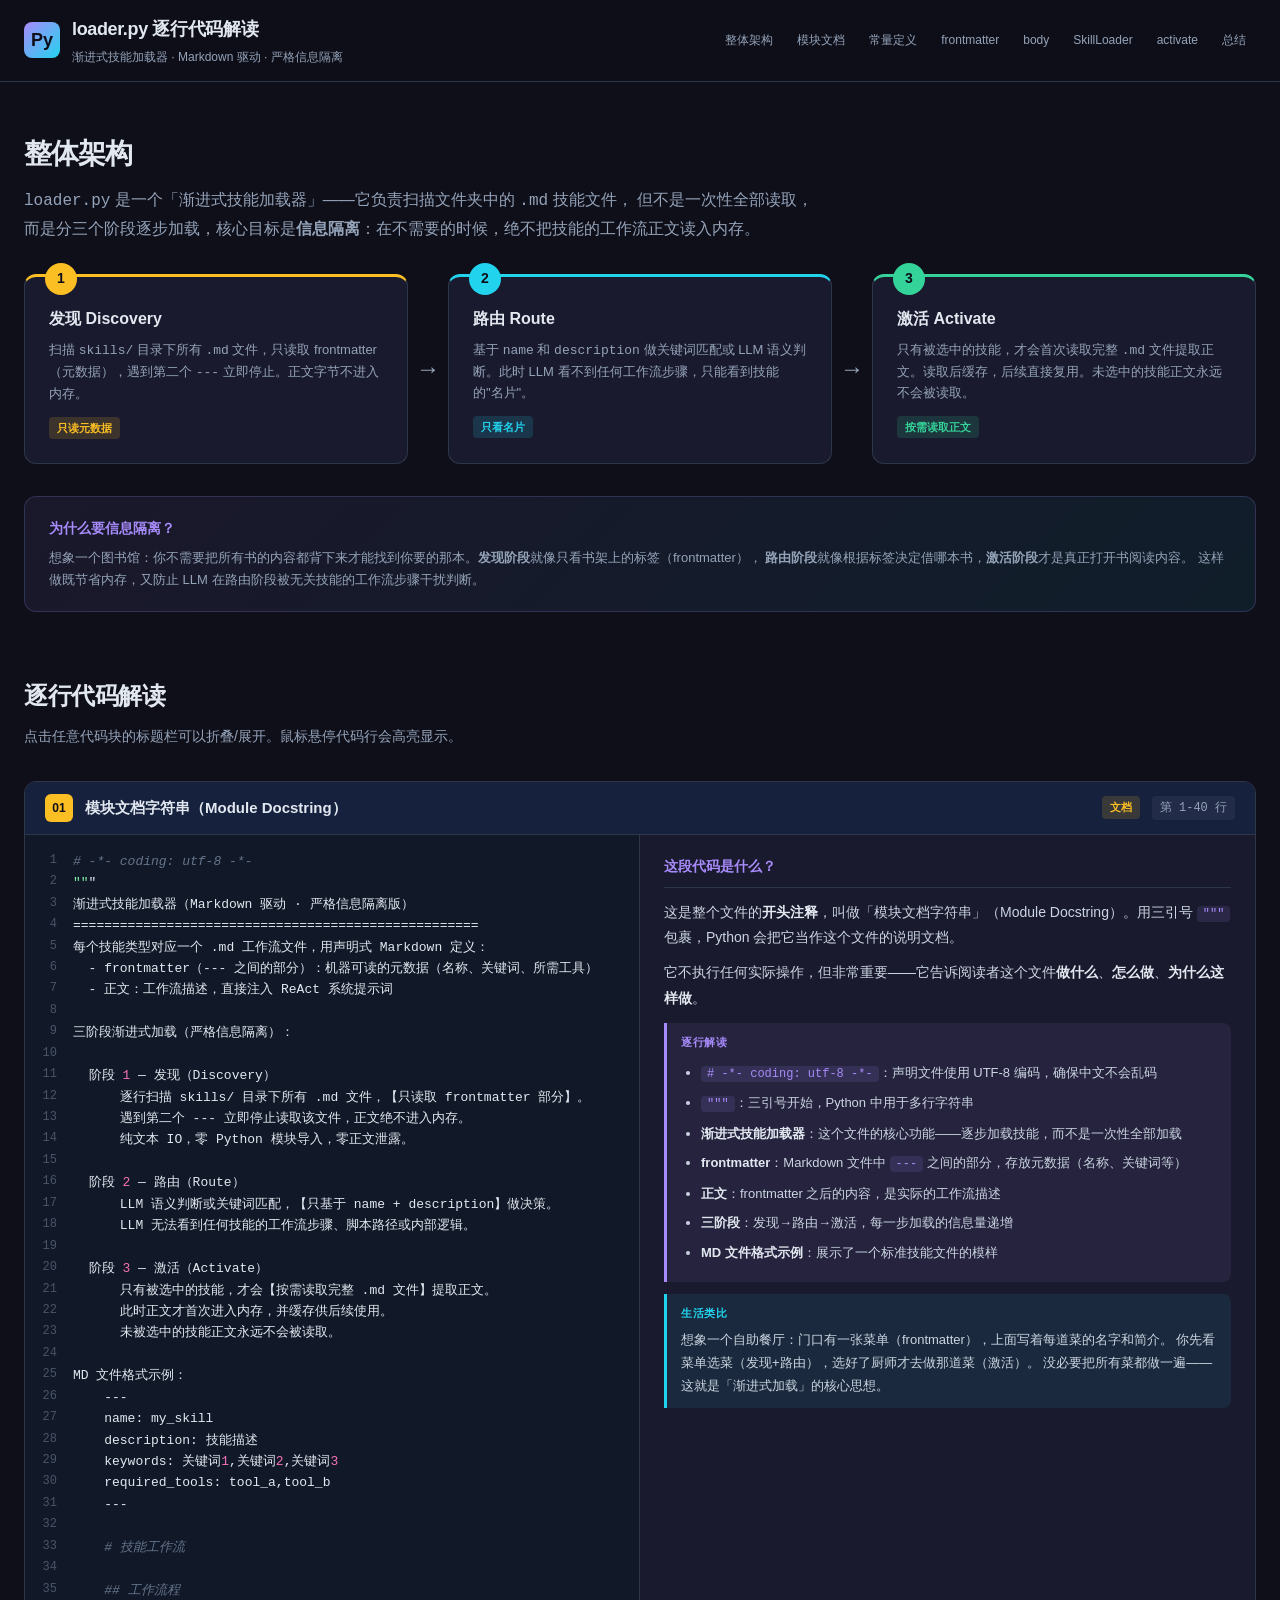
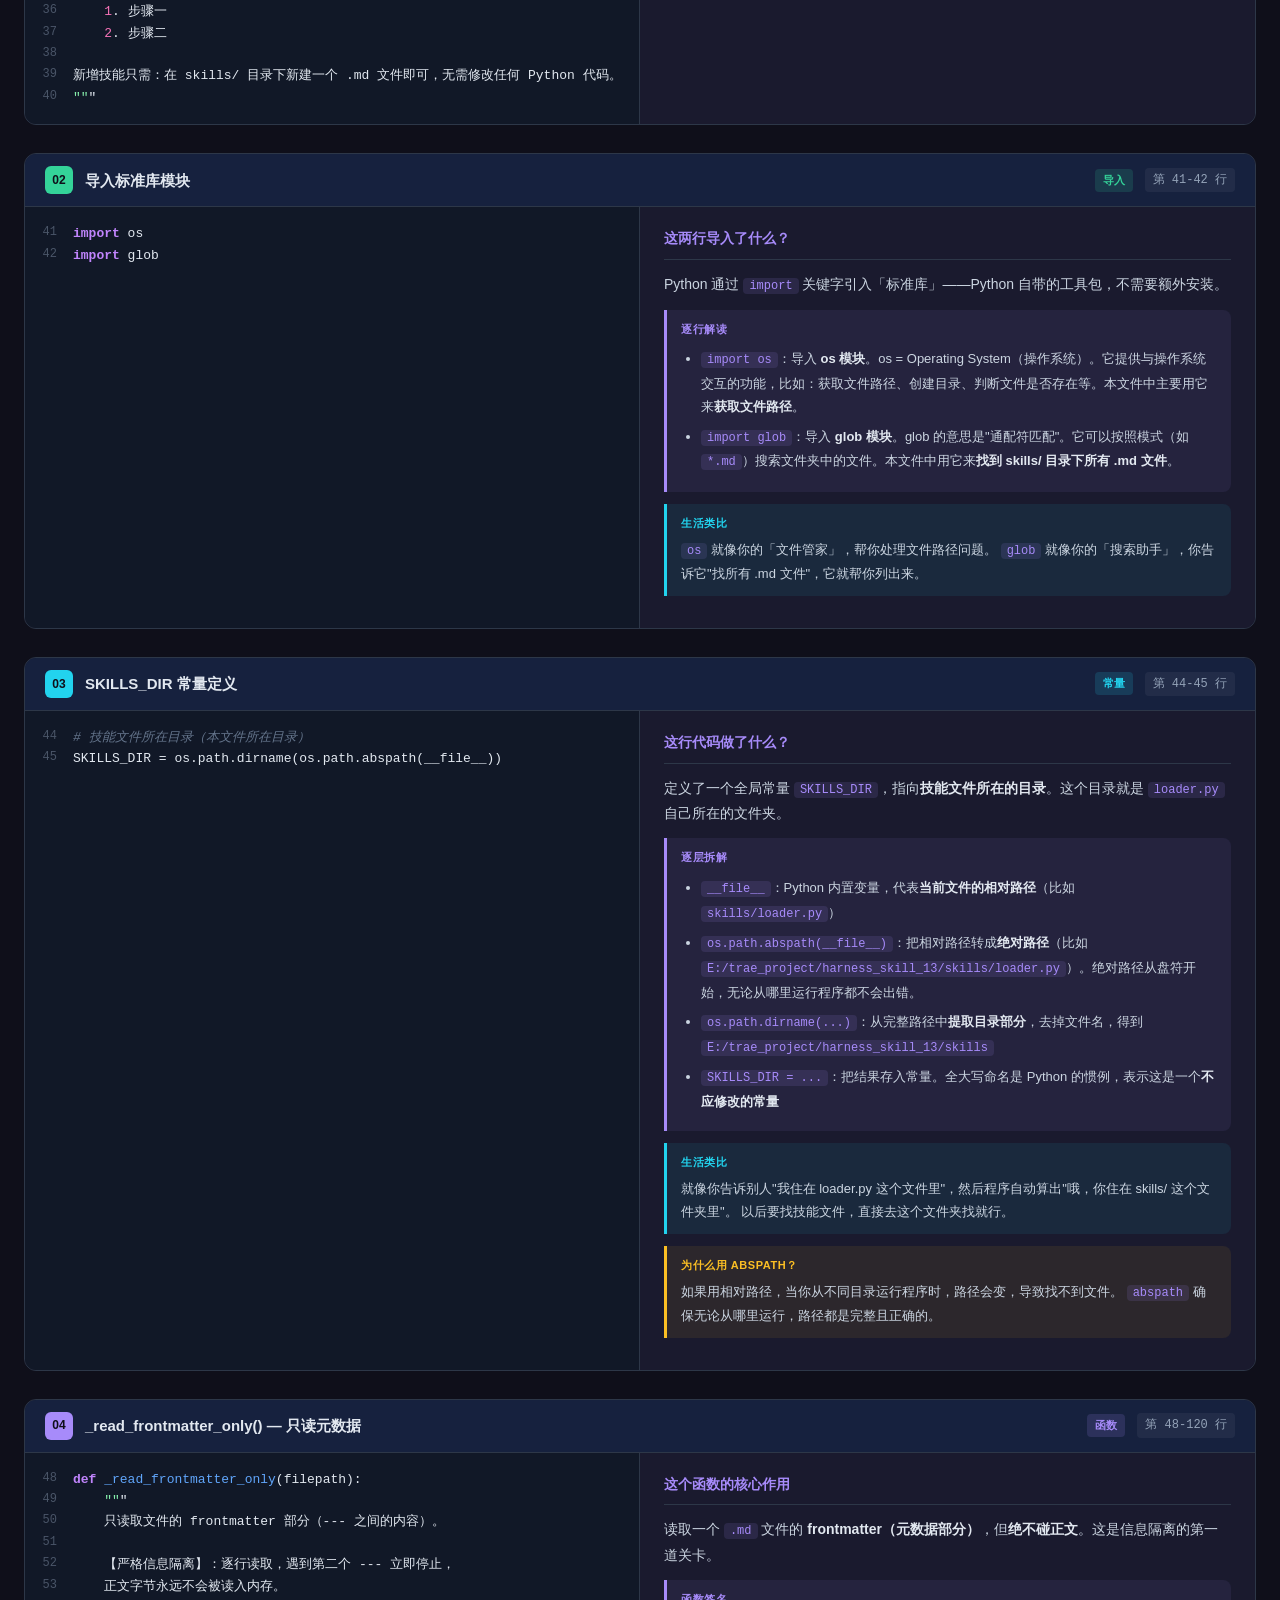
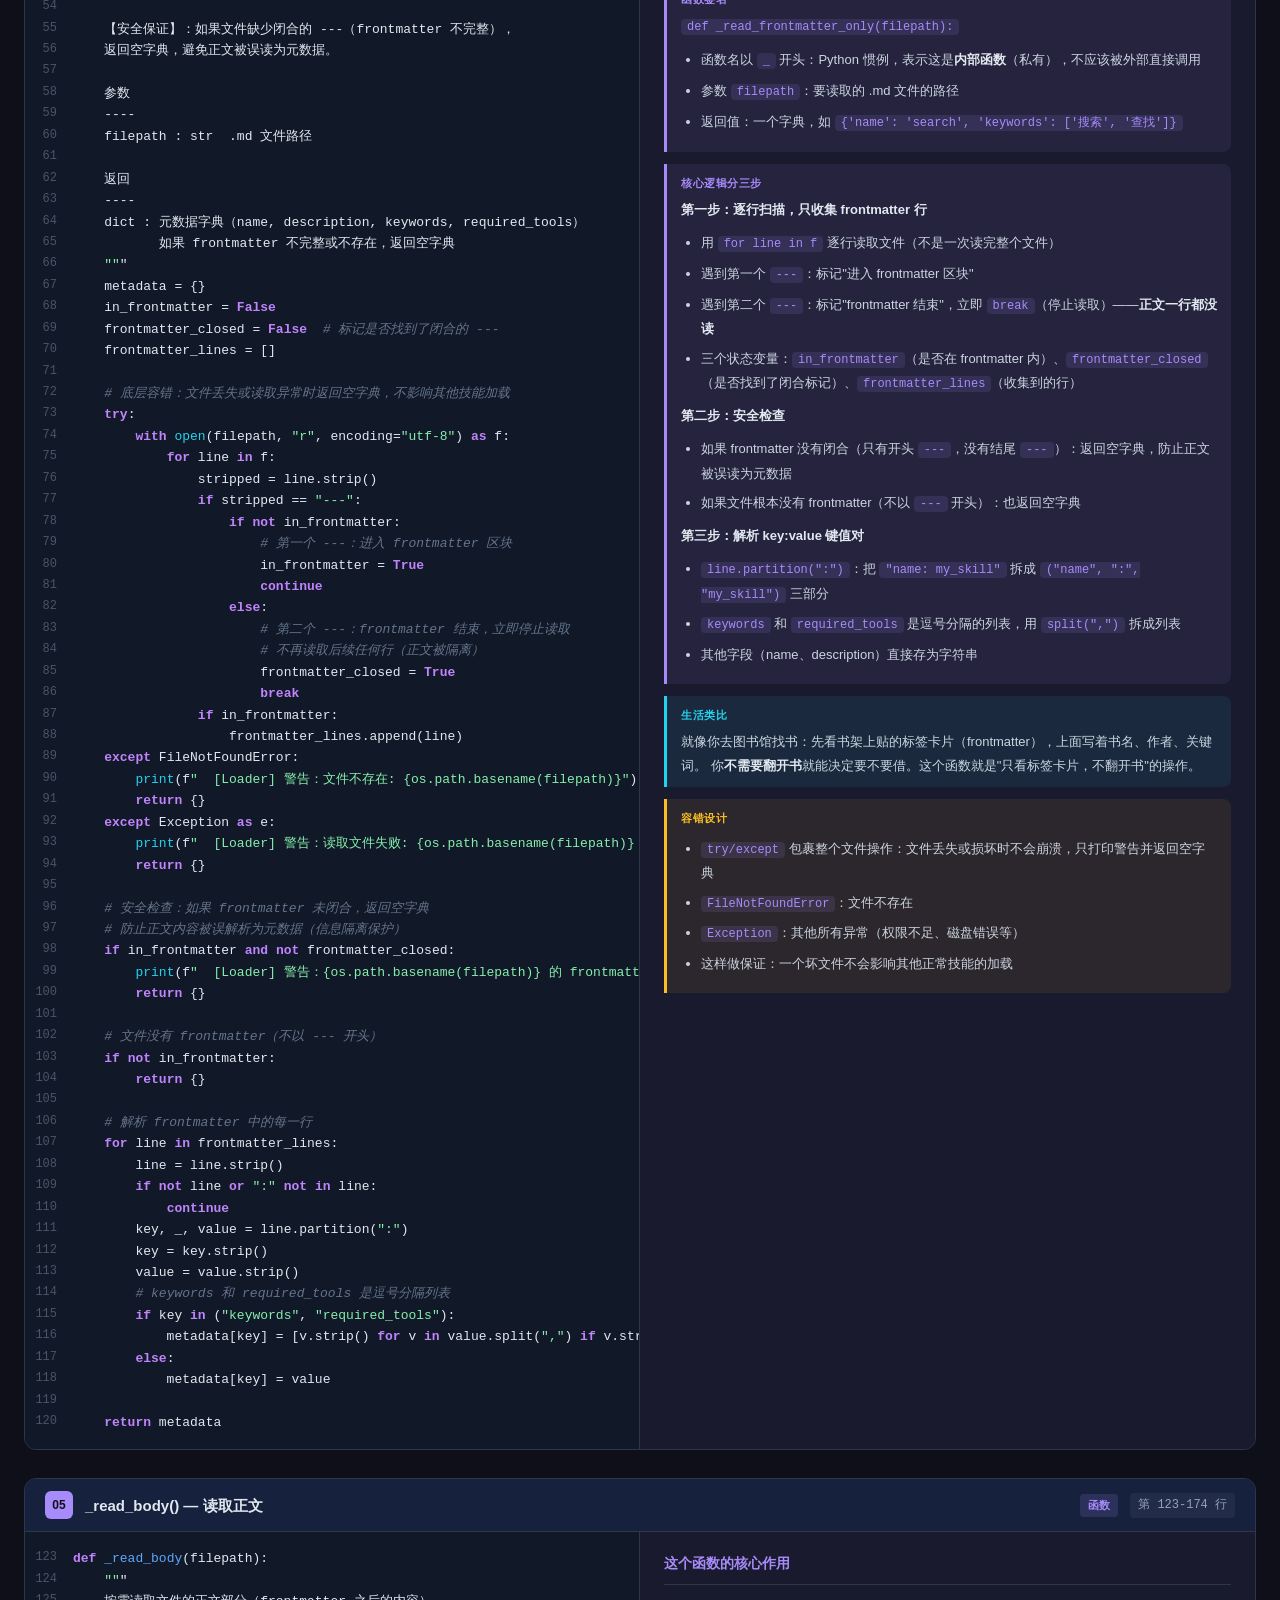
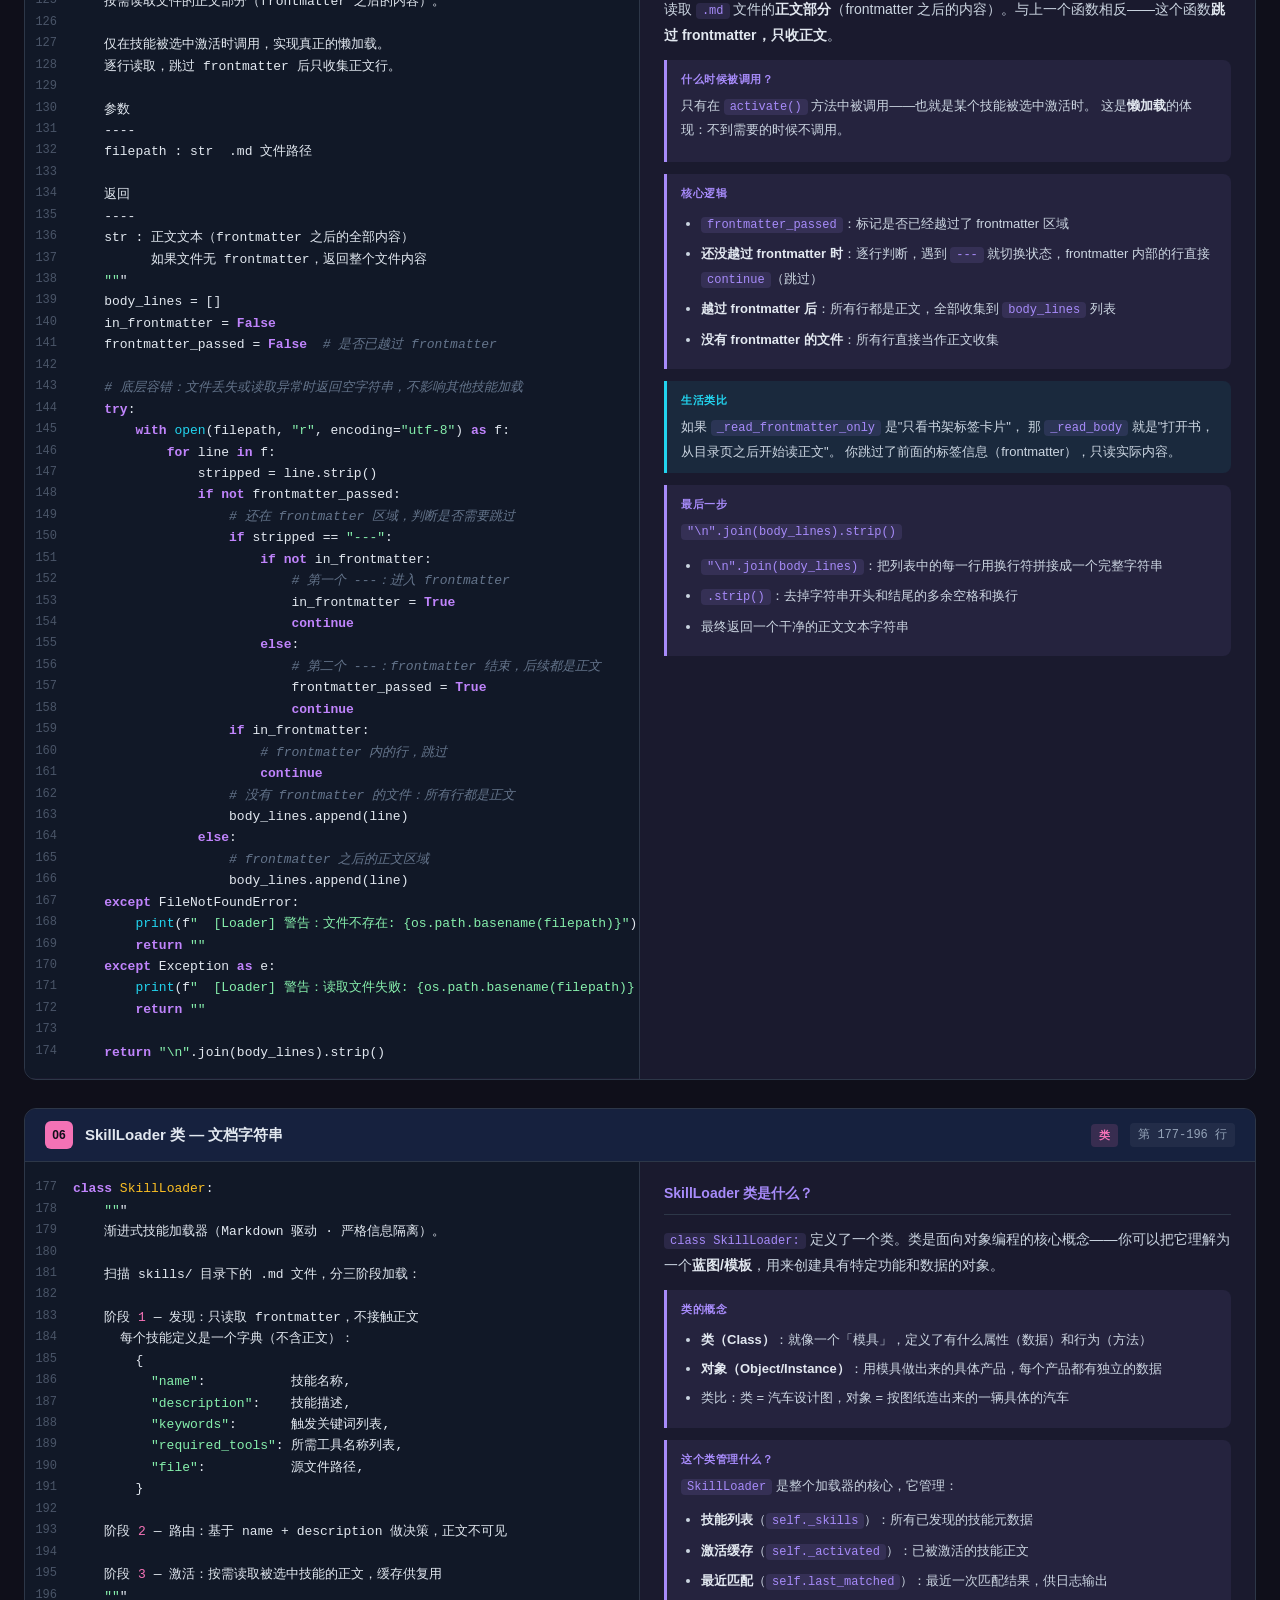
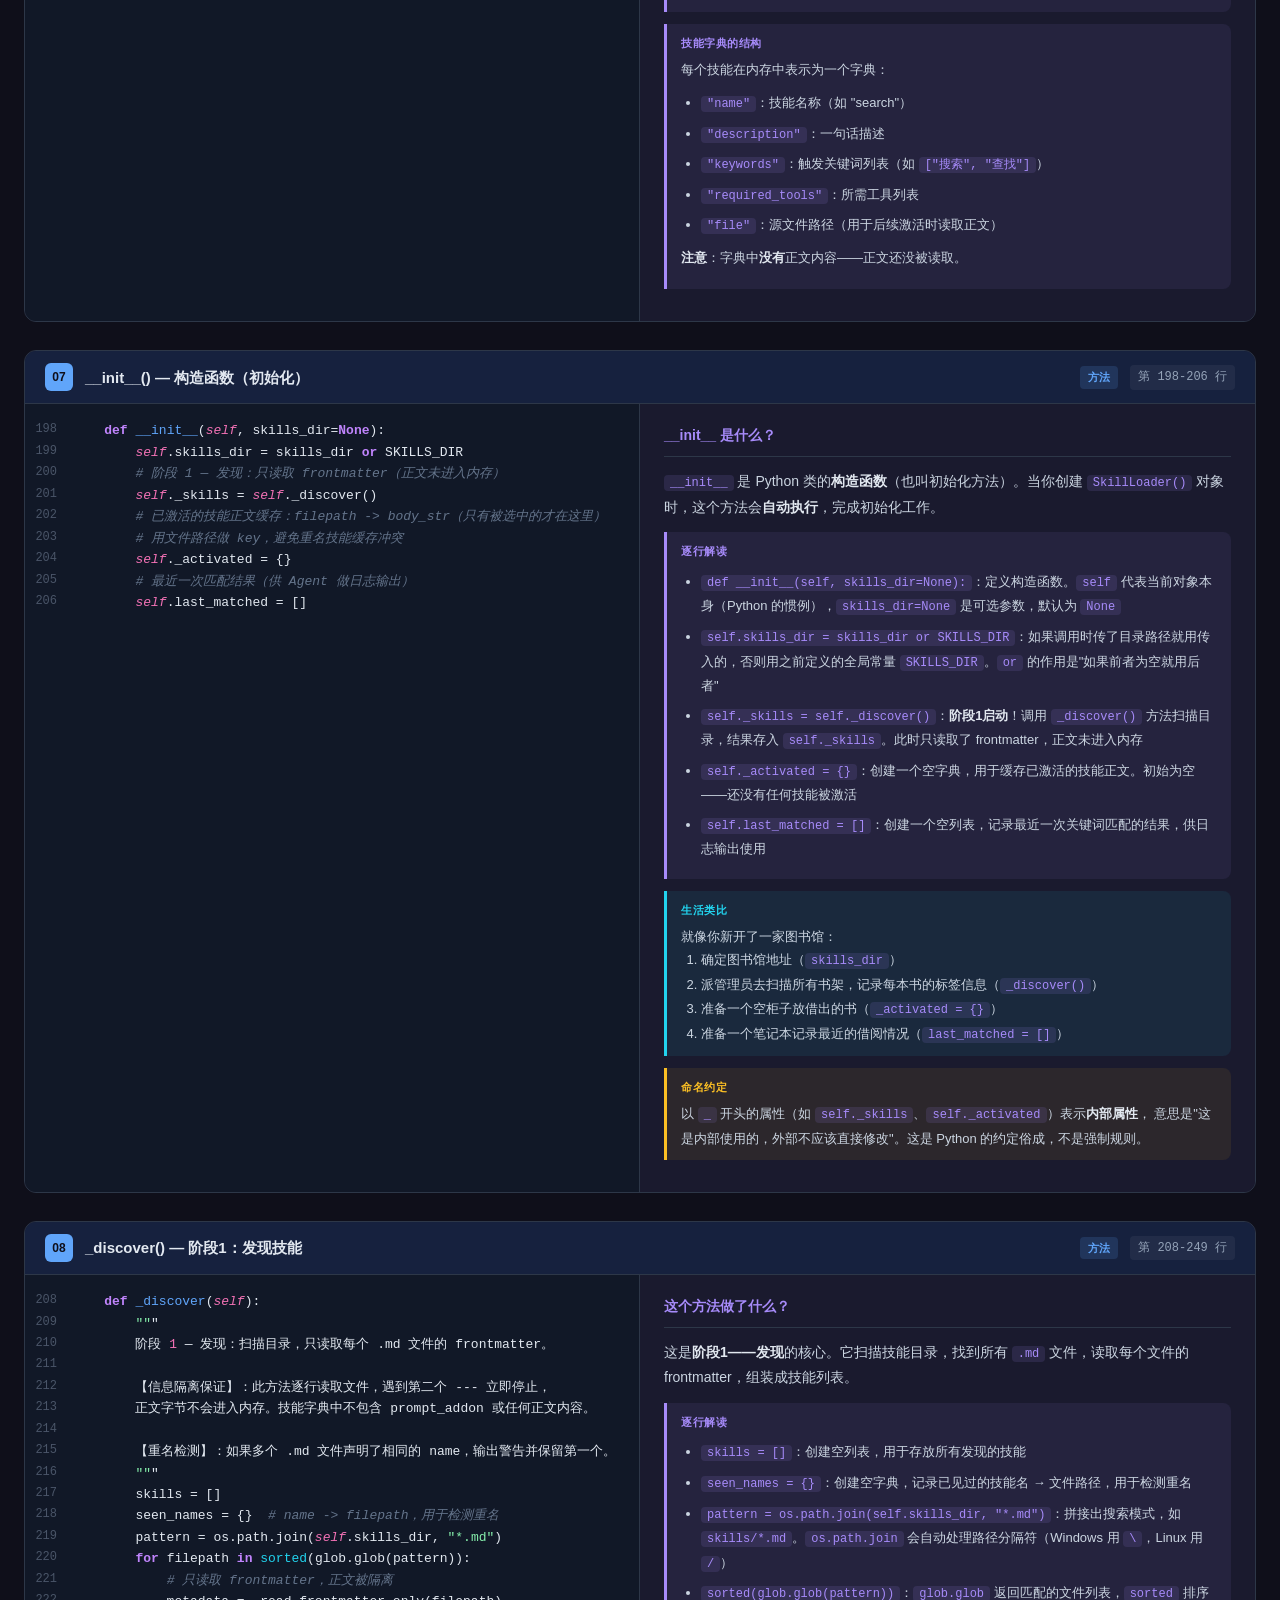
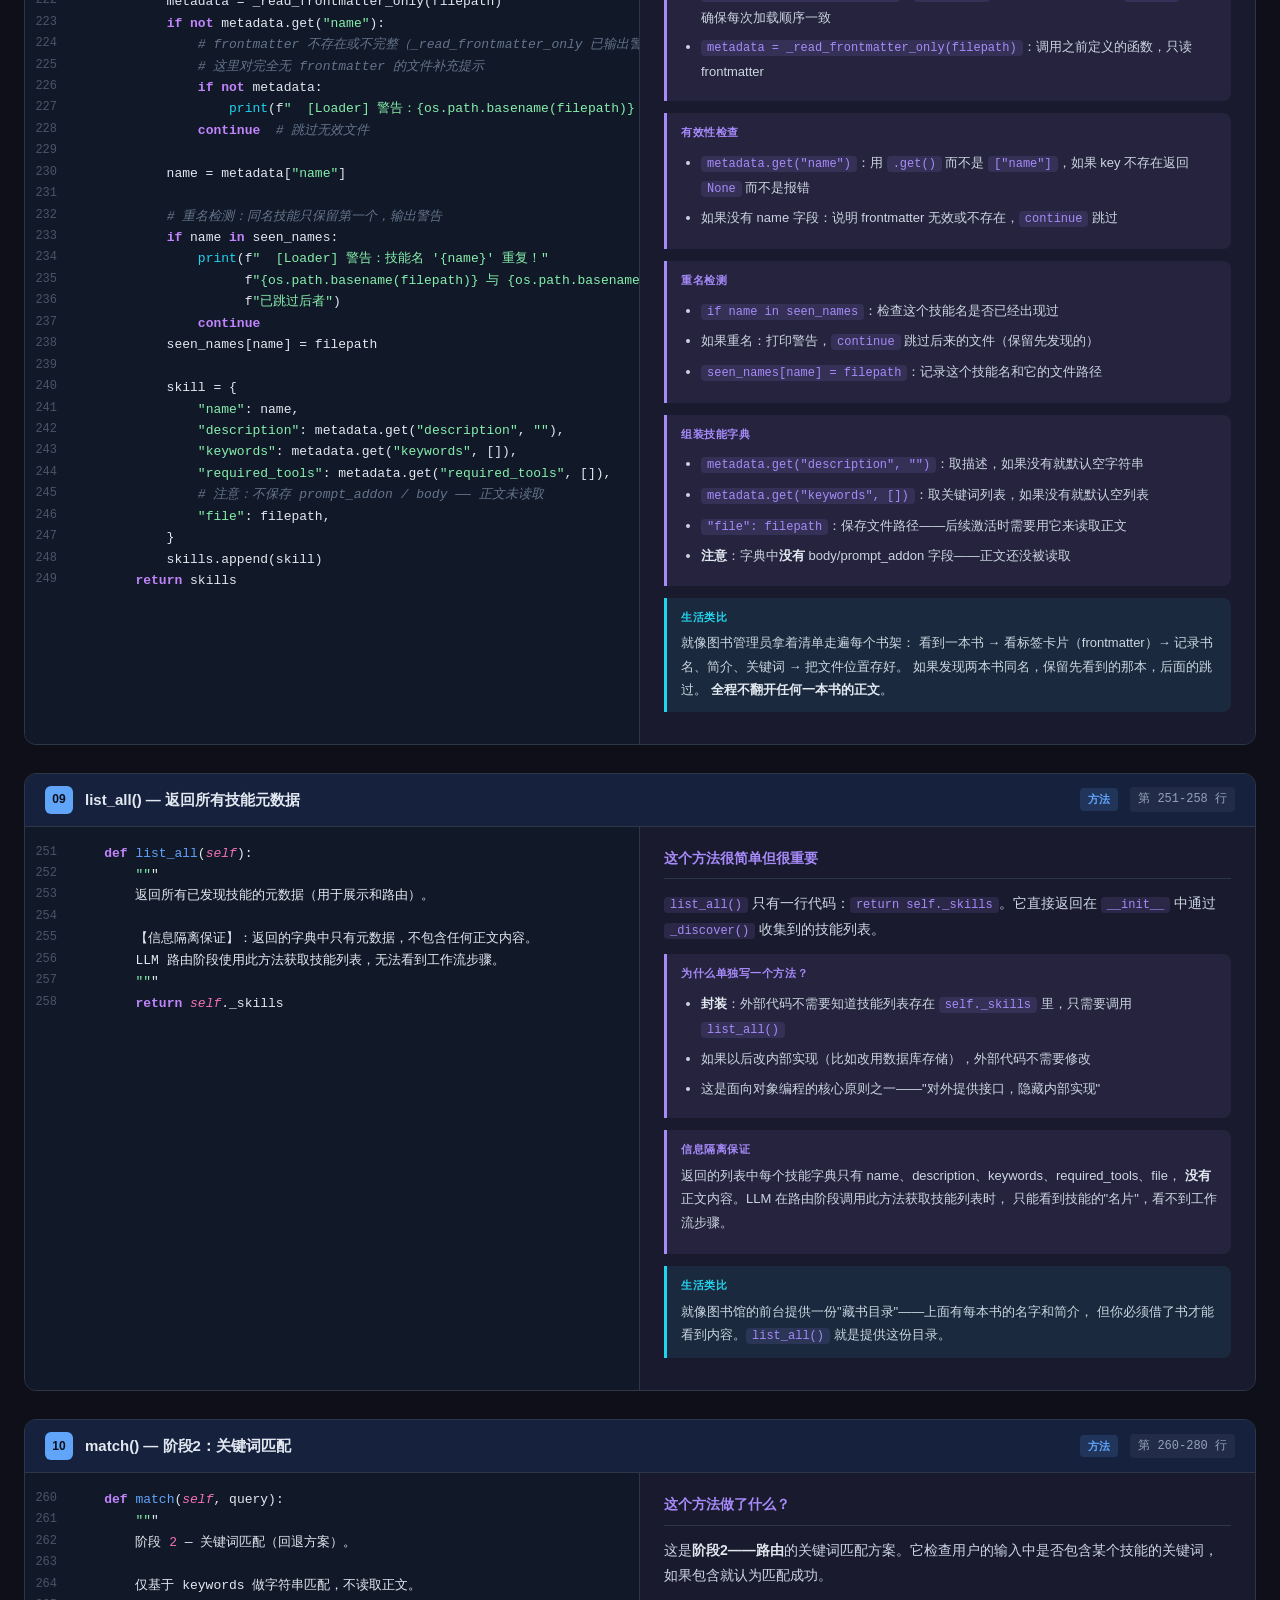
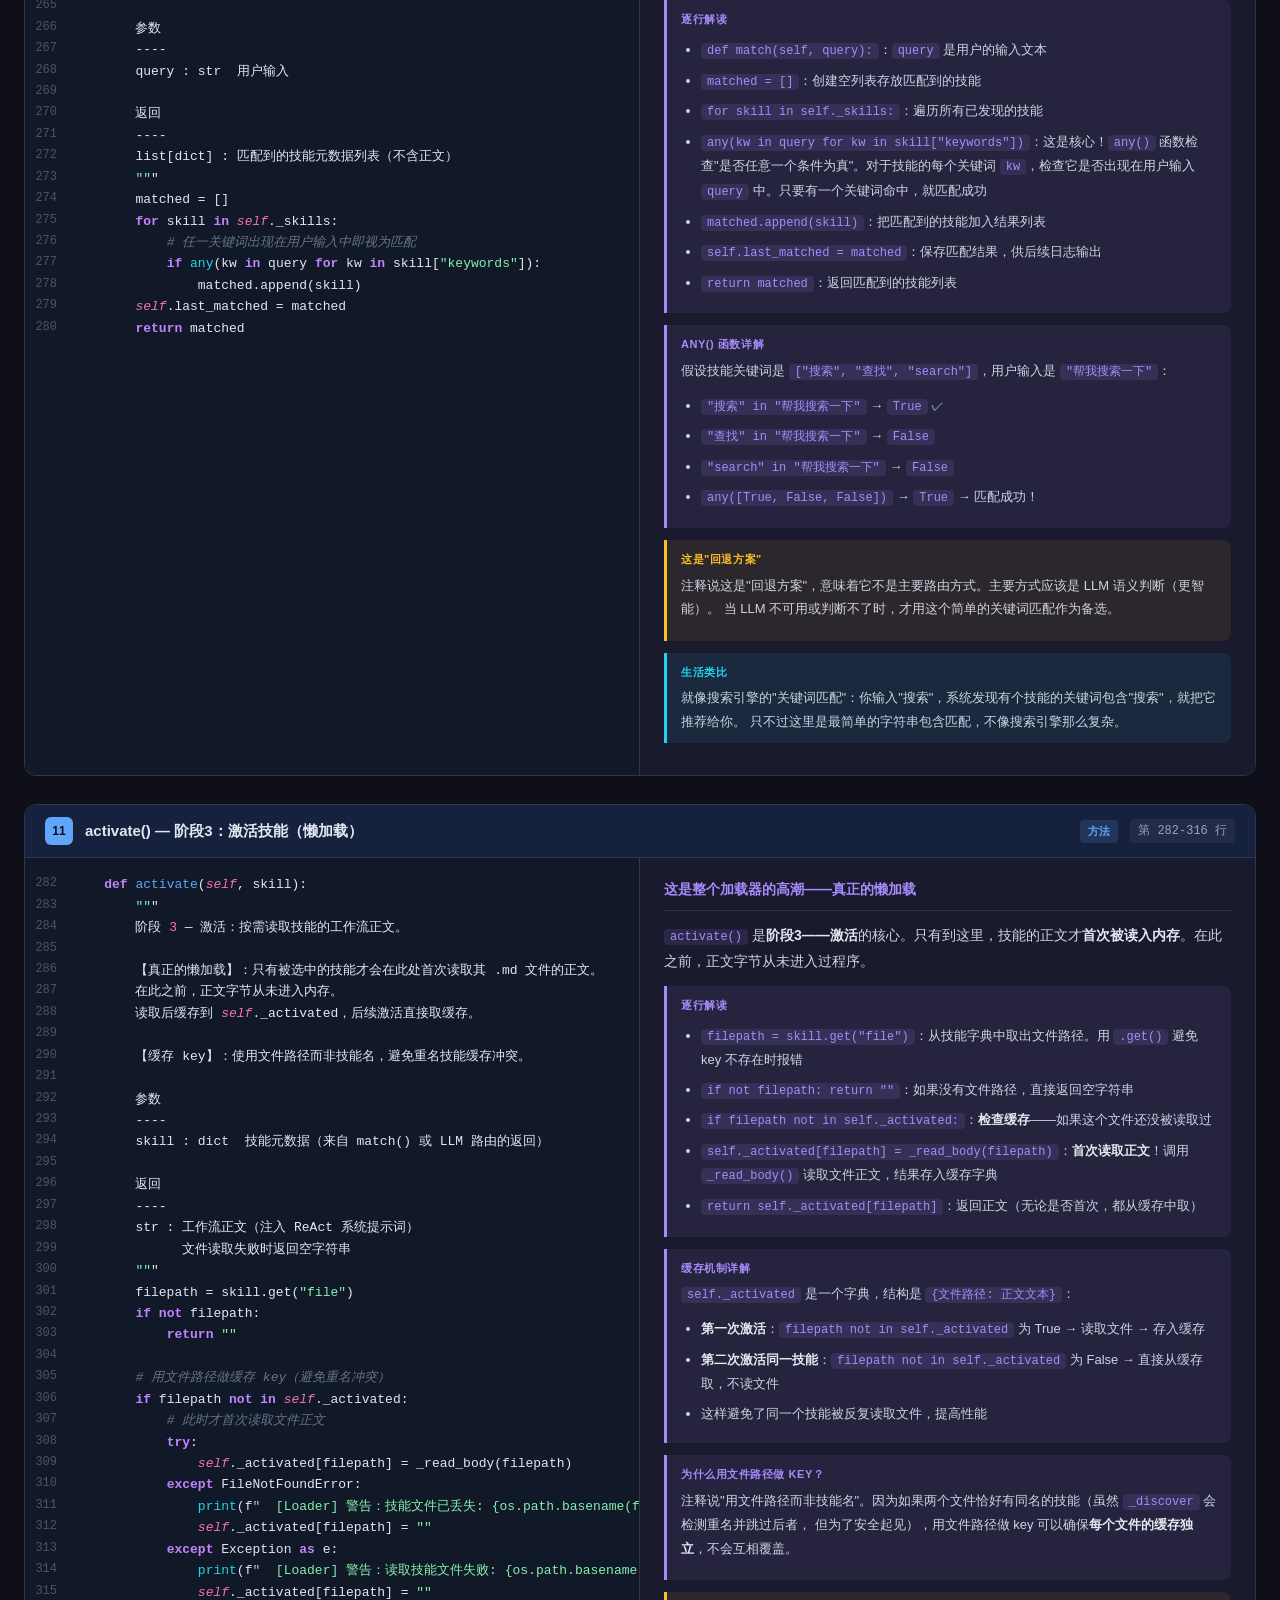
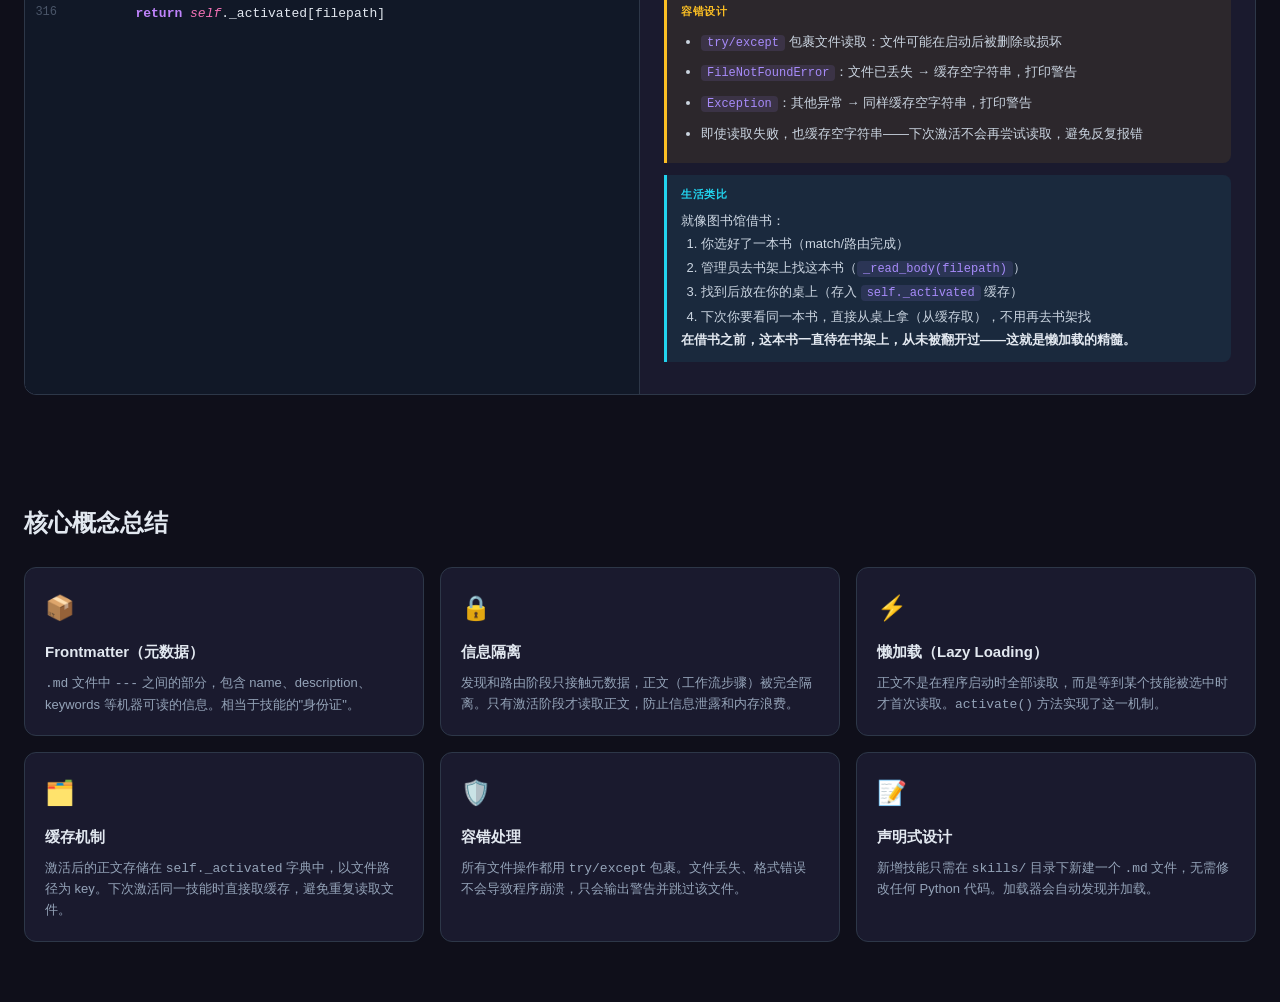
<file: loader-code-explainer/loader-code-explainer.html>
<!-- Generated by Trae Work -->
<!DOCTYPE html>
<html lang="zh-CN">
<head>
<meta charset="UTF-8">
<meta name="viewport" content="width=device-width, initial-scale=1.0">
<title>loader.py 逐行代码解读 · 渐进式技能加载器</title>
<style>
/* ========== CSS 变量 ========== */
:root {
  --bg: #0f0f1a;
  --bg2: #1a1a2e;
  --bg3: #16213e;
  --ink: #e2e8f0;
  --muted: #94a3b8;
  --rule: #2d3748;
  --accent: #a78bfa;
  --accent2: #22d3ee;
  --accent3: #f472b6;
  --accent4: #fbbf24;
  --accent5: #34d399;
  --code-bg: #111827;
  --code-line-hover: #1e293b;
  --code-line-active: #312e81;
  --type-docstring: #fbbf24;
  --type-import: #34d399;
  --type-constant: #22d3ee;
  --type-function: #a78bfa;
  --type-class: #f472b6;
  --type-method: #60a5fa;
}

/* ========== 基础重置 ========== */
* { margin: 0; padding: 0; box-sizing: border-box; }
html { scroll-behavior: smooth; }
body {
  font-family: -apple-system, BlinkMacSystemFont, "Segoe UI", "Noto Sans CJK SC", "Microsoft YaHei", sans-serif;
  background: var(--bg);
  color: var(--ink);
  line-height: 1.7;
  font-size: 15px;
}

/* ========== 头部 ========== */
header {
  position: sticky;
  top: 0;
  z-index: 100;
  background: rgba(15, 15, 26, 0.95);
  backdrop-filter: blur(12px);
  border-bottom: 1px solid var(--rule);
  padding: 14px 24px;
}
.header-inner {
  max-width: 1400px;
  margin: 0 auto;
  display: flex;
  align-items: center;
  justify-content: space-between;
  gap: 16px;
  flex-wrap: wrap;
}
.header-title {
  display: flex;
  align-items: center;
  gap: 12px;
}
.header-title .file-icon {
  width: 36px; height: 36px;
  background: linear-gradient(135deg, var(--accent), var(--accent2));
  border-radius: 8px;
  display: flex; align-items: center; justify-content: center;
  font-size: 18px; font-weight: 800; color: #0f0f1a;
  flex-shrink: 0;
}
.header-title h1 {
  font-size: 18px;
  font-weight: 700;
  letter-spacing: -0.02em;
}
.header-title .subtitle {
  font-size: 12px;
  color: var(--muted);
  margin-top: 2px;
}
nav.section-nav {
  display: flex;
  gap: 4px;
  flex-wrap: wrap;
}
nav.section-nav a {
  font-size: 12px;
  color: var(--muted);
  text-decoration: none;
  padding: 4px 10px;
  border-radius: 6px;
  transition: all 0.2s;
  white-space: nowrap;
}
nav.section-nav a:hover {
  color: var(--accent);
  background: rgba(167, 139, 250, 0.1);
}

/* ========== 进度条 ========== */
.progress-bar {
  position: fixed;
  top: 0; left: 0;
  height: 3px;
  background: linear-gradient(90deg, var(--accent), var(--accent2));
  z-index: 200;
  transition: width 0.1s;
  width: 0%;
}

/* ========== 主容器 ========== */
.container {
  max-width: 1400px;
  margin: 0 auto;
  padding: 0 24px;
}

/* ========== 概览区 ========== */
.overview-section {
  padding: 48px 0 32px;
}
.overview-section h2 {
  font-size: 28px;
  font-weight: 800;
  letter-spacing: -0.03em;
  margin-bottom: 8px;
}
.overview-section .lead {
  color: var(--muted);
  font-size: 16px;
  margin-bottom: 32px;
  max-width: 800px;
}

/* 三阶段流程图 */
.phase-diagram {
  display: grid;
  grid-template-columns: 1fr auto 1fr auto 1fr;
  gap: 0;
  align-items: stretch;
  margin-bottom: 32px;
}
.phase-card {
  background: var(--bg2);
  border: 1px solid var(--rule);
  border-radius: 12px;
  padding: 24px;
  position: relative;
  transition: transform 0.2s, box-shadow 0.2s;
}
.phase-card:hover {
  transform: translateY(-4px);
  box-shadow: 0 12px 32px rgba(0,0,0,0.3);
}
.phase-card .phase-num {
  position: absolute;
  top: -14px; left: 20px;
  width: 32px; height: 32px;
  border-radius: 50%;
  display: flex; align-items: center; justify-content: center;
  font-size: 14px; font-weight: 800;
  color: #0f0f1a;
}
.phase-card.p1 .phase-num { background: var(--accent4); }
.phase-card.p2 .phase-num { background: var(--accent2); }
.phase-card.p3 .phase-num { background: var(--accent5); }
.phase-card.p1 { border-top: 3px solid var(--accent4); }
.phase-card.p2 { border-top: 3px solid var(--accent2); }
.phase-card.p3 { border-top: 3px solid var(--accent5); }
.phase-card h3 {
  font-size: 16px;
  margin-bottom: 8px;
  margin-top: 4px;
}
.phase-card .phase-desc {
  font-size: 13px;
  color: var(--muted);
  line-height: 1.6;
}
.phase-card .phase-tag {
  display: inline-block;
  font-size: 11px;
  padding: 2px 8px;
  border-radius: 4px;
  margin-top: 12px;
  font-weight: 600;
}
.phase-card.p1 .phase-tag { background: rgba(251, 191, 36, 0.15); color: var(--accent4); }
.phase-card.p2 .phase-tag { background: rgba(34, 211, 238, 0.15); color: var(--accent2); }
.phase-card.p3 .phase-tag { background: rgba(52, 211, 153, 0.15); color: var(--accent5); }
.phase-arrow {
  display: flex;
  align-items: center;
  justify-content: center;
  font-size: 24px;
  color: var(--muted);
  padding: 0 8px;
}

/* 信息隔离说明 */
.isolation-note {
  background: linear-gradient(135deg, rgba(167, 139, 250, 0.08), rgba(34, 211, 238, 0.08));
  border: 1px solid rgba(167, 139, 250, 0.2);
  border-radius: 12px;
  padding: 20px 24px;
  margin-bottom: 16px;
}
.isolation-note .note-title {
  font-size: 14px;
  font-weight: 700;
  color: var(--accent);
  margin-bottom: 6px;
}
.isolation-note .note-body {
  font-size: 13px;
  color: var(--muted);
  line-height: 1.7;
}

/* ========== 代码块区域 ========== */
.code-section {
  padding: 16px 0 48px;
}
.code-section > h2 {
  font-size: 24px;
  font-weight: 800;
  letter-spacing: -0.02em;
  margin-bottom: 8px;
}
.code-section > .section-desc {
  color: var(--muted);
  font-size: 14px;
  margin-bottom: 32px;
}

/* 单个代码块 */
.code-block {
  margin-bottom: 28px;
  border-radius: 12px;
  overflow: hidden;
  border: 1px solid var(--rule);
  background: var(--bg2);
  transition: border-color 0.3s;
}
.code-block:hover {
  border-color: rgba(167, 139, 250, 0.3);
}
.block-header {
  display: flex;
  align-items: center;
  gap: 12px;
  padding: 12px 20px;
  background: var(--bg3);
  border-bottom: 1px solid var(--rule);
  cursor: pointer;
  user-select: none;
  transition: background 0.2s;
}
.block-header:hover {
  background: rgba(167, 139, 250, 0.08);
}
.block-number {
  width: 28px; height: 28px;
  border-radius: 6px;
  display: flex; align-items: center; justify-content: center;
  font-size: 12px; font-weight: 800;
  color: #0f0f1a;
  flex-shrink: 0;
}
.block-title {
  font-size: 15px;
  font-weight: 700;
  flex: 1;
}
.block-lines {
  font-size: 12px;
  color: var(--muted);
  font-family: "JetBrains Mono", "Fira Code", "Consolas", monospace;
  background: rgba(255,255,255,0.05);
  padding: 2px 8px;
  border-radius: 4px;
}
.block-type-badge {
  font-size: 11px;
  padding: 2px 8px;
  border-radius: 4px;
  font-weight: 600;
}
.block-content {
  display: grid;
  grid-template-columns: 1fr 1fr;
  min-height: 0;
}
.code-panel {
  background: var(--code-bg);
  overflow-x: auto;
  border-right: 1px solid var(--rule);
}
.explanation-panel {
  padding: 20px 24px;
  background: var(--bg2);
  overflow-y: auto;
}

/* 代码样式 */
.code-panel pre {
  margin: 0;
  padding: 16px 0;
  font-family: "JetBrains Mono", "Fira Code", "Consolas", "Courier New", monospace;
  font-size: 13px;
  line-height: 1.65;
}
.code-line {
  display: flex;
  padding: 0 16px 0 0;
  transition: background 0.15s;
  position: relative;
}
.code-line:hover {
  background: var(--code-line-hover);
}
.code-line.highlighted {
  background: var(--code-line-active);
}
.line-num {
  flex-shrink: 0;
  width: 48px;
  text-align: right;
  padding-right: 16px;
  color: #4a5568;
  user-select: none;
  font-size: 12px;
}
.line-content {
  white-space: pre;
  color: #e2e8f0;
}

/* Python 语法高亮 */
.tk-keyword { color: #c084fc; font-weight: 600; }
.tk-string { color: #86efac; }
.tk-comment { color: #64748b; font-style: italic; }
.tk-func { color: #60a5fa; }
.tk-class { color: #fbbf24; }
.tk-number { color: #f472b6; }
.tk-decorator { color: #fbbf24; }
.tk-builtin { color: #22d3ee; }
.tk-self { color: #f472b6; font-style: italic; }

/* 解释面板内容 */
.exp-title {
  font-size: 14px;
  font-weight: 700;
  color: var(--accent);
  margin-bottom: 12px;
  padding-bottom: 8px;
  border-bottom: 1px solid var(--rule);
}
.exp-body {
  font-size: 14px;
  line-height: 1.8;
  color: #cbd5e1;
}
.exp-body p {
  margin-bottom: 10px;
}
.exp-body strong {
  color: var(--ink);
  font-weight: 700;
}
.exp-body code {
  font-family: "JetBrains Mono", "Consolas", monospace;
  font-size: 12px;
  background: rgba(167, 139, 250, 0.12);
  color: var(--accent);
  padding: 1px 6px;
  border-radius: 4px;
}
.exp-body .analogy {
  background: rgba(34, 211, 238, 0.08);
  border-left: 3px solid var(--accent2);
  padding: 10px 14px;
  border-radius: 0 8px 8px 0;
  margin: 12px 0;
  font-size: 13px;
}
.exp-body .analogy .label {
  font-size: 11px;
  font-weight: 700;
  color: var(--accent2);
  text-transform: uppercase;
  letter-spacing: 0.05em;
  margin-bottom: 4px;
  display: block;
}
.exp-body .warn {
  background: rgba(251, 191, 36, 0.08);
  border-left: 3px solid var(--accent4);
  padding: 10px 14px;
  border-radius: 0 8px 8px 0;
  margin: 12px 0;
  font-size: 13px;
}
.exp-body .warn .label {
  font-size: 11px;
  font-weight: 700;
  color: var(--accent4);
  text-transform: uppercase;
  letter-spacing: 0.05em;
  margin-bottom: 4px;
  display: block;
}
.exp-body ul {
  padding-left: 20px;
  margin: 8px 0;
}
.exp-body ul li {
  margin-bottom: 6px;
  font-size: 13px;
}
.exp-body .key-concept {
  background: rgba(167, 139, 250, 0.08);
  border-left: 3px solid var(--accent);
  padding: 10px 14px;
  border-radius: 0 8px 8px 0;
  margin: 12px 0;
  font-size: 13px;
}
.exp-body .key-concept .label {
  font-size: 11px;
  font-weight: 700;
  color: var(--accent);
  text-transform: uppercase;
  letter-spacing: 0.05em;
  margin-bottom: 4px;
  display: block;
}

/* 类型颜色 */
.type-docstring .block-number { background: var(--type-docstring); }
.type-import .block-number { background: var(--type-import); }
.type-constant .block-number { background: var(--type-constant); }
.type-function .block-number { background: var(--type-function); }
.type-class .block-number { background: var(--type-class); }
.type-method .block-number { background: var(--type-method); }

.type-docstring .block-type-badge { background: rgba(251, 191, 36, 0.15); color: var(--type-docstring); }
.type-import .block-type-badge { background: rgba(52, 211, 153, 0.15); color: var(--type-import); }
.type-constant .block-type-badge { background: rgba(34, 211, 238, 0.15); color: var(--type-constant); }
.type-function .block-type-badge { background: rgba(167, 139, 250, 0.15); color: var(--type-function); }
.type-class .block-type-badge { background: rgba(244, 114, 182, 0.15); color: var(--type-class); }
.type-method .block-type-badge { background: rgba(96, 165, 250, 0.15); color: var(--type-method); }

/* ========== 总结区 ========== */
.summary-section {
  padding: 32px 0 64px;
}
.summary-section h2 {
  font-size: 24px;
  font-weight: 800;
  margin-bottom: 24px;
}
.summary-grid {
  display: grid;
  grid-template-columns: repeat(auto-fill, minmax(300px, 1fr));
  gap: 16px;
}
.summary-card {
  background: var(--bg2);
  border: 1px solid var(--rule);
  border-radius: 12px;
  padding: 20px;
  transition: transform 0.2s, border-color 0.2s;
}
.summary-card:hover {
  transform: translateY(-2px);
  border-color: rgba(167, 139, 250, 0.3);
}
.summary-card .card-icon {
  font-size: 24px;
  margin-bottom: 10px;
}
.summary-card h3 {
  font-size: 15px;
  font-weight: 700;
  margin-bottom: 8px;
}
.summary-card p {
  font-size: 13px;
  color: var(--muted);
  line-height: 1.6;
}

/* ========== 页脚 ========== */
footer {
  text-align: center;
  padding: 32px 24px;
  border-top: 1px solid var(--rule);
  color: var(--muted);
  font-size: 13px;
}

/* ========== 响应式 ========== */
@media (max-width: 900px) {
  .phase-diagram {
    grid-template-columns: 1fr;
    gap: 24px;
  }
  .phase-arrow {
    transform: rotate(90deg);
    padding: 8px 0;
  }
  .block-content {
    grid-template-columns: 1fr;
  }
  .code-panel {
    border-right: none;
    border-bottom: 1px solid var(--rule);
  }
  .header-inner {
    flex-direction: column;
    align-items: flex-start;
  }
  nav.section-nav {
    overflow-x: auto;
    width: 100%;
  }
}
</style>
</head>
<body>

<div class="progress-bar" id="progressBar"></div>

<!-- ========== 头部 ========== -->
<header>
  <div class="header-inner">
    <div class="header-title">
      <div class="file-icon">Py</div>
      <div>
        <h1>loader.py 逐行代码解读</h1>
        <div class="subtitle">渐进式技能加载器 · Markdown 驱动 · 严格信息隔离</div>
      </div>
    </div>
    <nav class="section-nav">
      <a href="#overview">整体架构</a>
      <a href="#block-1">模块文档</a>
      <a href="#block-3">常量定义</a>
      <a href="#block-4">frontmatter</a>
      <a href="#block-5">body</a>
      <a href="#block-6">SkillLoader</a>
      <a href="#block-11">activate</a>
      <a href="#summary">总结</a>
    </nav>
  </div>
</header>

<div class="container">

<!-- ========== 概览区 ========== -->
<section class="overview-section" id="overview">
  <h2>整体架构</h2>
  <p class="lead">
    <code>loader.py</code> 是一个「渐进式技能加载器」——它负责扫描文件夹中的 <code>.md</code> 技能文件，
    但不是一次性全部读取，而是分三个阶段逐步加载，核心目标是<strong>信息隔离</strong>：在不需要的时候，绝不把技能的工作流正文读入内存。
  </p>

  <div class="phase-diagram">
    <div class="phase-card p1">
      <div class="phase-num">1</div>
      <h3>发现 Discovery</h3>
      <p class="phase-desc">扫描 <code>skills/</code> 目录下所有 <code>.md</code> 文件，只读取 frontmatter（元数据），遇到第二个 <code>---</code> 立即停止。正文字节不进入内存。</p>
      <span class="phase-tag">只读元数据</span>
    </div>
    <div class="phase-arrow">→</div>
    <div class="phase-card p2">
      <div class="phase-num">2</div>
      <h3>路由 Route</h3>
      <p class="phase-desc">基于 <code>name</code> 和 <code>description</code> 做关键词匹配或 LLM 语义判断。此时 LLM 看不到任何工作流步骤，只能看到技能的"名片"。</p>
      <span class="phase-tag">只看名片</span>
    </div>
    <div class="phase-arrow">→</div>
    <div class="phase-card p3">
      <div class="phase-num">3</div>
      <h3>激活 Activate</h3>
      <p class="phase-desc">只有被选中的技能，才会首次读取完整 <code>.md</code> 文件提取正文。读取后缓存，后续直接复用。未选中的技能正文永远不会被读取。</p>
      <span class="phase-tag">按需读取正文</span>
    </div>
  </div>

  <div class="isolation-note">
    <div class="note-title">为什么要信息隔离？</div>
    <div class="note-body">
      想象一个图书馆：你不需要把所有书的内容都背下来才能找到你要的那本。<strong>发现阶段</strong>就像只看书架上的标签（frontmatter），
      <strong>路由阶段</strong>就像根据标签决定借哪本书，<strong>激活阶段</strong>才是真正打开书阅读内容。
      这样做既节省内存，又防止 LLM 在路由阶段被无关技能的工作流步骤干扰判断。
    </div>
  </div>
</section>

<!-- ========== 代码逐行解读 ========== -->
<section class="code-section">
  <h2>逐行代码解读</h2>
  <p class="section-desc">点击任意代码块的标题栏可以折叠/展开。鼠标悬停代码行会高亮显示。</p>
  <div id="codeBlocks"></div>
</section>

<!-- ========== 总结 ========== -->
<section class="summary-section" id="summary">
  <h2>核心概念总结</h2>
  <div class="summary-grid">
    <div class="summary-card">
      <div class="card-icon">📦</div>
      <h3>Frontmatter（元数据）</h3>
      <p><code>.md</code> 文件中 <code>---</code> 之间的部分，包含 name、description、keywords 等机器可读的信息。相当于技能的"身份证"。</p>
    </div>
    <div class="summary-card">
      <div class="card-icon">🔒</div>
      <h3>信息隔离</h3>
      <p>发现和路由阶段只接触元数据，正文（工作流步骤）被完全隔离。只有激活阶段才读取正文，防止信息泄露和内存浪费。</p>
    </div>
    <div class="summary-card">
      <div class="card-icon">⚡</div>
      <h3>懒加载（Lazy Loading）</h3>
      <p>正文不是在程序启动时全部读取，而是等到某个技能被选中时才首次读取。<code>activate()</code> 方法实现了这一机制。</p>
    </div>
    <div class="summary-card">
      <div class="card-icon">🗂️</div>
      <h3>缓存机制</h3>
      <p>激活后的正文存储在 <code>self._activated</code> 字典中，以文件路径为 key。下次激活同一技能时直接取缓存，避免重复读取文件。</p>
    </div>
    <div class="summary-card">
      <div class="card-icon">🛡️</div>
      <h3>容错处理</h3>
      <p>所有文件操作都用 <code>try/except</code> 包裹。文件丢失、格式错误不会导致程序崩溃，只会输出警告并跳过该文件。</p>
    </div>
    <div class="summary-card">
      <div class="card-icon">📝</div>
      <h3>声明式设计</h3>
      <p>新增技能只需在 <code>skills/</code> 目录下新建一个 <code>.md</code> 文件，无需修改任何 Python 代码。加载器会自动发现并加载。</p>
    </div>
  </div>
</section>

</div>

<footer>
  <p>loader.py 代码解读 · 共 316 行 · 11 个逻辑块 · 面向初学者的详细解析</p>
</footer>

<script>
// ========== 代码块数据 ==========
const codeBlocks = [
  {
    id: 1,
    title: "模块文档字符串（Module Docstring）",
    type: "docstring",
    typeName: "文档",
    lines: "第 1-40 行",
    code: `# -*- coding: utf-8 -*-
"""
渐进式技能加载器（Markdown 驱动 · 严格信息隔离版）
====================================================
每个技能类型对应一个 .md 工作流文件，用声明式 Markdown 定义：
  - frontmatter（--- 之间的部分）：机器可读的元数据（名称、关键词、所需工具）
  - 正文：工作流描述，直接注入 ReAct 系统提示词

三阶段渐进式加载（严格信息隔离）：

  阶段 1 — 发现（Discovery）
      逐行扫描 skills/ 目录下所有 .md 文件，【只读取 frontmatter 部分】。
      遇到第二个 --- 立即停止读取该文件，正文绝不进入内存。
      纯文本 IO，零 Python 模块导入，零正文泄露。

  阶段 2 — 路由（Route）
      LLM 语义判断或关键词匹配，【只基于 name + description】做决策。
      LLM 无法看到任何技能的工作流步骤、脚本路径或内部逻辑。

  阶段 3 — 激活（Activate）
      只有被选中的技能，才会【按需读取完整 .md 文件】提取正文。
      此时正文才首次进入内存，并缓存供后续使用。
      未被选中的技能正文永远不会被读取。

MD 文件格式示例：
    ---
    name: my_skill
    description: 技能描述
    keywords: 关键词1,关键词2,关键词3
    required_tools: tool_a,tool_b
    ---

    # 技能工作流

    ## 工作流程
    1. 步骤一
    2. 步骤二

新增技能只需：在 skills/ 目录下新建一个 .md 文件即可，无需修改任何 Python 代码。
"""`,
    explanation: `<div class="exp-title">这段代码是什么？</div>
<div class="exp-body">
<p>这是整个文件的<strong>开头注释</strong>，叫做「模块文档字符串」（Module Docstring）。用三引号 <code>"""</code> 包裹，Python 会把它当作这个文件的说明文档。</p>
<p>它不执行任何实际操作，但非常重要——它告诉阅读者这个文件<strong>做什么</strong>、<strong>怎么做</strong>、<strong>为什么这样做</strong>。</p>

<div class="key-concept">
<span class="label">逐行解读</span>
<ul>
<li><code># -*- coding: utf-8 -*-</code>：声明文件使用 UTF-8 编码，确保中文不会乱码</li>
<li><code>"""</code>：三引号开始，Python 中用于多行字符串</li>
<li><strong>渐进式技能加载器</strong>：这个文件的核心功能——逐步加载技能，而不是一次性全部加载</li>
<li><strong>frontmatter</strong>：Markdown 文件中 <code>---</code> 之间的部分，存放元数据（名称、关键词等）</li>
<li><strong>正文</strong>：frontmatter 之后的内容，是实际的工作流描述</li>
<li><strong>三阶段</strong>：发现→路由→激活，每一步加载的信息量递增</li>
<li><strong>MD 文件格式示例</strong>：展示了一个标准技能文件的模样</li>
</ul>
</div>

<div class="analogy">
<span class="label">生活类比</span>
想象一个自助餐厅：门口有一张菜单（frontmatter），上面写着每道菜的名字和简介。
你先看菜单选菜（发现+路由），选好了厨师才去做那道菜（激活）。
没必要把所有菜都做一遍——这就是「渐进式加载」的核心思想。
</div>
</div>`
  },
  {
    id: 2,
    title: "导入标准库模块",
    type: "import",
    typeName: "导入",
    lines: "第 41-42 行",
    code: `import os
import glob`,
    explanation: `<div class="exp-title">这两行导入了什么？</div>
<div class="exp-body">
<p>Python 通过 <code>import</code> 关键字引入「标准库」——Python 自带的工具包，不需要额外安装。</p>

<div class="key-concept">
<span class="label">逐行解读</span>
<ul>
<li><code>import os</code>：导入 <strong>os 模块</strong>。os = Operating System（操作系统）。它提供与操作系统交互的功能，比如：获取文件路径、创建目录、判断文件是否存在等。本文件中主要用它来<strong>获取文件路径</strong>。</li>
<li><code>import glob</code>：导入 <strong>glob 模块</strong>。glob 的意思是"通配符匹配"。它可以按照模式（如 <code>*.md</code>）搜索文件夹中的文件。本文件中用它来<strong>找到 skills/ 目录下所有 .md 文件</strong>。</li>
</ul>
</div>

<div class="analogy">
<span class="label">生活类比</span>
<code>os</code> 就像你的「文件管家」，帮你处理文件路径问题。
<code>glob</code> 就像你的「搜索助手」，你告诉它"找所有 .md 文件"，它就帮你列出来。
</div>
</div>`
  },
  {
    id: 3,
    title: "SKILLS_DIR 常量定义",
    type: "constant",
    typeName: "常量",
    lines: "第 44-45 行",
    code: `# 技能文件所在目录（本文件所在目录）
SKILLS_DIR = os.path.dirname(os.path.abspath(__file__))`,
    explanation: `<div class="exp-title">这行代码做了什么？</div>
<div class="exp-body">
<p>定义了一个全局常量 <code>SKILLS_DIR</code>，指向<strong>技能文件所在的目录</strong>。这个目录就是 <code>loader.py</code> 自己所在的文件夹。</p>

<div class="key-concept">
<span class="label">逐层拆解</span>
<ul>
<li><code>__file__</code>：Python 内置变量，代表<strong>当前文件的相对路径</strong>（比如 <code>skills/loader.py</code>）</li>
<li><code>os.path.abspath(__file__)</code>：把相对路径转成<strong>绝对路径</strong>（比如 <code>E:/trae_project/harness_skill_13/skills/loader.py</code>）。绝对路径从盘符开始，无论从哪里运行程序都不会出错。</li>
<li><code>os.path.dirname(...)</code>：从完整路径中<strong>提取目录部分</strong>，去掉文件名，得到 <code>E:/trae_project/harness_skill_13/skills</code></li>
<li><code>SKILLS_DIR = ...</code>：把结果存入常量。全大写命名是 Python 的惯例，表示这是一个<strong>不应修改的常量</strong></li>
</ul>
</div>

<div class="analogy">
<span class="label">生活类比</span>
就像你告诉别人"我住在 loader.py 这个文件里"，然后程序自动算出"哦，你住在 skills/ 这个文件夹里"。
以后要找技能文件，直接去这个文件夹找就行。
</div>

<div class="warn">
<span class="label">为什么用 abspath？</span>
如果用相对路径，当你从不同目录运行程序时，路径会变，导致找不到文件。
<code>abspath</code> 确保无论从哪里运行，路径都是完整且正确的。
</div>
</div>`
  },
  {
    id: 4,
    title: "_read_frontmatter_only() — 只读元数据",
    type: "function",
    typeName: "函数",
    lines: "第 48-120 行",
    code: `def _read_frontmatter_only(filepath):
    """
    只读取文件的 frontmatter 部分（--- 之间的内容）。

    【严格信息隔离】：逐行读取，遇到第二个 --- 立即停止，
    正文字节永远不会被读入内存。

    【安全保证】：如果文件缺少闭合的 ---（frontmatter 不完整），
    返回空字典，避免正文被误读为元数据。

    参数
    ----
    filepath : str  .md 文件路径

    返回
    ----
    dict : 元数据字典（name, description, keywords, required_tools）
           如果 frontmatter 不完整或不存在，返回空字典
    """
    metadata = {}
    in_frontmatter = False
    frontmatter_closed = False  # 标记是否找到了闭合的 ---
    frontmatter_lines = []

    # 底层容错：文件丢失或读取异常时返回空字典，不影响其他技能加载
    try:
        with open(filepath, "r", encoding="utf-8") as f:
            for line in f:
                stripped = line.strip()
                if stripped == "---":
                    if not in_frontmatter:
                        # 第一个 ---：进入 frontmatter 区块
                        in_frontmatter = True
                        continue
                    else:
                        # 第二个 ---：frontmatter 结束，立即停止读取
                        # 不再读取后续任何行（正文被隔离）
                        frontmatter_closed = True
                        break
                if in_frontmatter:
                    frontmatter_lines.append(line)
    except FileNotFoundError:
        print(f"  [Loader] 警告：文件不存在: {os.path.basename(filepath)}")
        return {}
    except Exception as e:
        print(f"  [Loader] 警告：读取文件失败: {os.path.basename(filepath)} - {e}")
        return {}

    # 安全检查：如果 frontmatter 未闭合，返回空字典
    # 防止正文内容被误解析为元数据（信息隔离保护）
    if in_frontmatter and not frontmatter_closed:
        print(f"  [Loader] 警告：{os.path.basename(filepath)} 的 frontmatter 缺少闭合 ---，已跳过")
        return {}

    # 文件没有 frontmatter（不以 --- 开头）
    if not in_frontmatter:
        return {}

    # 解析 frontmatter 中的每一行
    for line in frontmatter_lines:
        line = line.strip()
        if not line or ":" not in line:
            continue
        key, _, value = line.partition(":")
        key = key.strip()
        value = value.strip()
        # keywords 和 required_tools 是逗号分隔列表
        if key in ("keywords", "required_tools"):
            metadata[key] = [v.strip() for v in value.split(",") if v.strip()]
        else:
            metadata[key] = value

    return metadata`,
    explanation: `<div class="exp-title">这个函数的核心作用</div>
<div class="exp-body">
<p>读取一个 <code>.md</code> 文件的 <strong>frontmatter（元数据部分）</strong>，但<strong>绝不碰正文</strong>。这是信息隔离的第一道关卡。</p>

<div class="key-concept">
<span class="label">函数签名</span>
<p><code>def _read_frontmatter_only(filepath):</code></p>
<ul>
<li>函数名以 <code>_</code> 开头：Python 惯例，表示这是<strong>内部函数</strong>（私有），不应该被外部直接调用</li>
<li>参数 <code>filepath</code>：要读取的 .md 文件的路径</li>
<li>返回值：一个字典，如 <code>{'name': 'search', 'keywords': ['搜索', '查找']}</code></li>
</ul>
</div>

<div class="key-concept">
<span class="label">核心逻辑分三步</span>
<p><strong>第一步：逐行扫描，只收集 frontmatter 行</strong></p>
<ul>
<li>用 <code>for line in f</code> 逐行读取文件（不是一次读完整个文件）</li>
<li>遇到第一个 <code>---</code>：标记"进入 frontmatter 区块"</li>
<li>遇到第二个 <code>---</code>：标记"frontmatter 结束"，立即 <code>break</code>（停止读取）——<strong>正文一行都没读</strong></li>
<li>三个状态变量：<code>in_frontmatter</code>（是否在 frontmatter 内）、<code>frontmatter_closed</code>（是否找到了闭合标记）、<code>frontmatter_lines</code>（收集到的行）</li>
</ul>

<p><strong>第二步：安全检查</strong></p>
<ul>
<li>如果 frontmatter 没有闭合（只有开头 <code>---</code>，没有结尾 <code>---</code>）：返回空字典，防止正文被误读为元数据</li>
<li>如果文件根本没有 frontmatter（不以 <code>---</code> 开头）：也返回空字典</li>
</ul>

<p><strong>第三步：解析 key:value 键值对</strong></p>
<ul>
<li><code>line.partition(":")</code>：把 <code>"name: my_skill"</code> 拆成 <code>("name", ":", "my_skill")</code> 三部分</li>
<li><code>keywords</code> 和 <code>required_tools</code> 是逗号分隔的列表，用 <code>split(",")</code> 拆成列表</li>
<li>其他字段（name、description）直接存为字符串</li>
</ul>
</div>

<div class="analogy">
<span class="label">生活类比</span>
就像你去图书馆找书：先看书架上贴的标签卡片（frontmatter），上面写着书名、作者、关键词。
你<strong>不需要翻开书</strong>就能决定要不要借。这个函数就是"只看标签卡片，不翻开书"的操作。
</div>

<div class="warn">
<span class="label">容错设计</span>
<ul>
<li><code>try/except</code> 包裹整个文件操作：文件丢失或损坏时不会崩溃，只打印警告并返回空字典</li>
<li><code>FileNotFoundError</code>：文件不存在</li>
<li><code>Exception</code>：其他所有异常（权限不足、磁盘错误等）</li>
<li>这样做保证：一个坏文件不会影响其他正常技能的加载</li>
</ul>
</div>
</div>`
  },
  {
    id: 5,
    title: "_read_body() — 读取正文",
    type: "function",
    typeName: "函数",
    lines: "第 123-174 行",
    code: `def _read_body(filepath):
    """
    按需读取文件的正文部分（frontmatter 之后的内容）。

    仅在技能被选中激活时调用，实现真正的懒加载。
    逐行读取，跳过 frontmatter 后只收集正文行。

    参数
    ----
    filepath : str  .md 文件路径

    返回
    ----
    str : 正文文本（frontmatter 之后的全部内容）
          如果文件无 frontmatter，返回整个文件内容
    """
    body_lines = []
    in_frontmatter = False
    frontmatter_passed = False  # 是否已越过 frontmatter

    # 底层容错：文件丢失或读取异常时返回空字符串，不影响其他技能加载
    try:
        with open(filepath, "r", encoding="utf-8") as f:
            for line in f:
                stripped = line.strip()
                if not frontmatter_passed:
                    # 还在 frontmatter 区域，判断是否需要跳过
                    if stripped == "---":
                        if not in_frontmatter:
                            # 第一个 ---：进入 frontmatter
                            in_frontmatter = True
                            continue
                        else:
                            # 第二个 ---：frontmatter 结束，后续都是正文
                            frontmatter_passed = True
                            continue
                    if in_frontmatter:
                        # frontmatter 内的行，跳过
                        continue
                    # 没有 frontmatter 的文件：所有行都是正文
                    body_lines.append(line)
                else:
                    # frontmatter 之后的正文区域
                    body_lines.append(line)
    except FileNotFoundError:
        print(f"  [Loader] 警告：文件不存在: {os.path.basename(filepath)}")
        return ""
    except Exception as e:
        print(f"  [Loader] 警告：读取文件失败: {os.path.basename(filepath)} - {e}")
        return ""

    return "\\n".join(body_lines).strip()`,
    explanation: `<div class="exp-title">这个函数的核心作用</div>
<div class="exp-body">
<p>读取 <code>.md</code> 文件的<strong>正文部分</strong>（frontmatter 之后的内容）。与上一个函数相反——这个函数<strong>跳过 frontmatter，只收正文</strong>。</p>

<div class="key-concept">
<span class="label">什么时候被调用？</span>
<p>只有在 <code>activate()</code> 方法中被调用——也就是某个技能被选中激活时。
这是<strong>懒加载</strong>的体现：不到需要的时候不调用。</p>
</div>

<div class="key-concept">
<span class="label">核心逻辑</span>
<ul>
<li><code>frontmatter_passed</code>：标记是否已经越过了 frontmatter 区域</li>
<li><strong>还没越过 frontmatter 时</strong>：逐行判断，遇到 <code>---</code> 就切换状态，frontmatter 内部的行直接 <code>continue</code>（跳过）</li>
<li><strong>越过 frontmatter 后</strong>：所有行都是正文，全部收集到 <code>body_lines</code> 列表</li>
<li><strong>没有 frontmatter 的文件</strong>：所有行直接当作正文收集</li>
</ul>
</div>

<div class="analogy">
<span class="label">生活类比</span>
如果 <code>_read_frontmatter_only</code> 是"只看书架标签卡片"，
那 <code>_read_body</code> 就是"打开书，从目录页之后开始读正文"。
你跳过了前面的标签信息（frontmatter），只读实际内容。
</div>

<div class="key-concept">
<span class="label">最后一步</span>
<p><code>"\\n".join(body_lines).strip()</code></p>
<ul>
<li><code>"\\n".join(body_lines)</code>：把列表中的每一行用换行符拼接成一个完整字符串</li>
<li><code>.strip()</code>：去掉字符串开头和结尾的多余空格和换行</li>
<li>最终返回一个干净的正文文本字符串</li>
</ul>
</div>
</div>`
  },
  {
    id: 6,
    title: "SkillLoader 类 — 文档字符串",
    type: "class",
    typeName: "类",
    lines: "第 177-196 行",
    code: `class SkillLoader:
    """
    渐进式技能加载器（Markdown 驱动 · 严格信息隔离）。

    扫描 skills/ 目录下的 .md 文件，分三阶段加载：

    阶段 1 — 发现：只读取 frontmatter，不接触正文
      每个技能定义是一个字典（不含正文）：
        {
          "name":           技能名称,
          "description":    技能描述,
          "keywords":       触发关键词列表,
          "required_tools": 所需工具名称列表,
          "file":           源文件路径,
        }

    阶段 2 — 路由：基于 name + description 做决策，正文不可见

    阶段 3 — 激活：按需读取被选中技能的正文，缓存供复用
    """`,
    explanation: `<div class="exp-title">SkillLoader 类是什么？</div>
<div class="exp-body">
<p><code>class SkillLoader:</code> 定义了一个类。类是面向对象编程的核心概念——你可以把它理解为一个<strong>蓝图/模板</strong>，用来创建具有特定功能和数据的对象。</p>

<div class="key-concept">
<span class="label">类的概念</span>
<ul>
<li><strong>类（Class）</strong>：就像一个「模具」，定义了有什么属性（数据）和行为（方法）</li>
<li><strong>对象（Object/Instance）</strong>：用模具做出来的具体产品，每个产品都有独立的数据</li>
<li>类比：类 = 汽车设计图，对象 = 按图纸造出来的一辆具体的汽车</li>
</ul>
</div>

<div class="key-concept">
<span class="label">这个类管理什么？</span>
<p><code>SkillLoader</code> 是整个加载器的核心，它管理：</p>
<ul>
<li><strong>技能列表</strong>（<code>self._skills</code>）：所有已发现的技能元数据</li>
<li><strong>激活缓存</strong>（<code>self._activated</code>）：已被激活的技能正文</li>
<li><strong>最近匹配</strong>（<code>self.last_matched</code>）：最近一次匹配结果，供日志输出</li>
</ul>
</div>

<div class="key-concept">
<span class="label">技能字典的结构</span>
<p>每个技能在内存中表示为一个字典：</p>
<ul>
<li><code>"name"</code>：技能名称（如 "search"）</li>
<li><code>"description"</code>：一句话描述</li>
<li><code>"keywords"</code>：触发关键词列表（如 <code>["搜索", "查找"]</code>）</li>
<li><code>"required_tools"</code>：所需工具列表</li>
<li><code>"file"</code>：源文件路径（用于后续激活时读取正文）</li>
</ul>
<p><strong>注意</strong>：字典中<strong>没有</strong>正文内容——正文还没被读取。</p>
</div>
</div>`
  },
  {
    id: 7,
    title: "__init__() — 构造函数（初始化）",
    type: "method",
    typeName: "方法",
    lines: "第 198-206 行",
    code: `    def __init__(self, skills_dir=None):
        self.skills_dir = skills_dir or SKILLS_DIR
        # 阶段 1 — 发现：只读取 frontmatter（正文未进入内存）
        self._skills = self._discover()
        # 已激活的技能正文缓存：filepath -> body_str（只有被选中的才在这里）
        # 用文件路径做 key，避免重名技能缓存冲突
        self._activated = {}
        # 最近一次匹配结果（供 Agent 做日志输出）
        self.last_matched = []`,
    explanation: `<div class="exp-title">__init__ 是什么？</div>
<div class="exp-body">
<p><code>__init__</code> 是 Python 类的<strong>构造函数</strong>（也叫初始化方法）。当你创建 <code>SkillLoader()</code> 对象时，这个方法会<strong>自动执行</strong>，完成初始化工作。</p>

<div class="key-concept">
<span class="label">逐行解读</span>
<ul>
<li><code>def __init__(self, skills_dir=None):</code>：定义构造函数。<code>self</code> 代表当前对象本身（Python 的惯例），<code>skills_dir=None</code> 是可选参数，默认为 <code>None</code></li>
<li><code>self.skills_dir = skills_dir or SKILLS_DIR</code>：如果调用时传了目录路径就用传入的，否则用之前定义的全局常量 <code>SKILLS_DIR</code>。<code>or</code> 的作用是"如果前者为空就用后者"</li>
<li><code>self._skills = self._discover()</code>：<strong>阶段1启动</strong>！调用 <code>_discover()</code> 方法扫描目录，结果存入 <code>self._skills</code>。此时只读取了 frontmatter，正文未进入内存</li>
<li><code>self._activated = {}</code>：创建一个空字典，用于缓存已激活的技能正文。初始为空——还没有任何技能被激活</li>
<li><code>self.last_matched = []</code>：创建一个空列表，记录最近一次关键词匹配的结果，供日志输出使用</li>
</ul>
</div>

<div class="analogy">
<span class="label">生活类比</span>
就像你新开了一家图书馆：
<ol style="padding-left:20px;">
<li>确定图书馆地址（<code>skills_dir</code>）</li>
<li>派管理员去扫描所有书架，记录每本书的标签信息（<code>_discover()</code>）</li>
<li>准备一个空柜子放借出的书（<code>_activated = {}</code>）</li>
<li>准备一个笔记本记录最近的借阅情况（<code>last_matched = []</code>）</li>
</ol>
</div>

<div class="warn">
<span class="label">命名约定</span>
以 <code>_</code> 开头的属性（如 <code>self._skills</code>、<code>self._activated</code>）表示<strong>内部属性</strong>，
意思是"这是内部使用的，外部不应该直接修改"。这是 Python 的约定俗成，不是强制规则。
</div>
</div>`
  },
  {
    id: 8,
    title: "_discover() — 阶段1：发现技能",
    type: "method",
    typeName: "方法",
    lines: "第 208-249 行",
    code: `    def _discover(self):
        """
        阶段 1 — 发现：扫描目录，只读取每个 .md 文件的 frontmatter。

        【信息隔离保证】：此方法逐行读取文件，遇到第二个 --- 立即停止，
        正文字节不会进入内存。技能字典中不包含 prompt_addon 或任何正文内容。

        【重名检测】：如果多个 .md 文件声明了相同的 name，输出警告并保留第一个。
        """
        skills = []
        seen_names = {}  # name -> filepath，用于检测重名
        pattern = os.path.join(self.skills_dir, "*.md")
        for filepath in sorted(glob.glob(pattern)):
            # 只读取 frontmatter，正文被隔离
            metadata = _read_frontmatter_only(filepath)
            if not metadata.get("name"):
                # frontmatter 不存在或不完整（_read_frontmatter_only 已输出警告）
                # 这里对完全无 frontmatter 的文件补充提示
                if not metadata:
                    print(f"  [Loader] 警告：{os.path.basename(filepath)} 无有效 frontmatter，已跳过")
                continue  # 跳过无效文件

            name = metadata["name"]

            # 重名检测：同名技能只保留第一个，输出警告
            if name in seen_names:
                print(f"  [Loader] 警告：技能名 '{name}' 重复！"
                      f"{os.path.basename(filepath)} 与 {os.path.basename(seen_names[name])} 同名，"
                      f"已跳过后者")
                continue
            seen_names[name] = filepath

            skill = {
                "name": name,
                "description": metadata.get("description", ""),
                "keywords": metadata.get("keywords", []),
                "required_tools": metadata.get("required_tools", []),
                # 注意：不保存 prompt_addon / body —— 正文未读取
                "file": filepath,
            }
            skills.append(skill)
        return skills`,
    explanation: `<div class="exp-title">这个方法做了什么？</div>
<div class="exp-body">
<p>这是<strong>阶段1——发现</strong>的核心。它扫描技能目录，找到所有 <code>.md</code> 文件，读取每个文件的 frontmatter，组装成技能列表。</p>

<div class="key-concept">
<span class="label">逐行解读</span>
<ul>
<li><code>skills = []</code>：创建空列表，用于存放所有发现的技能</li>
<li><code>seen_names = {}</code>：创建空字典，记录已见过的技能名 → 文件路径，用于检测重名</li>
<li><code>pattern = os.path.join(self.skills_dir, "*.md")</code>：拼接出搜索模式，如 <code>skills/*.md</code>。<code>os.path.join</code> 会自动处理路径分隔符（Windows 用 <code>\\</code>，Linux 用 <code>/</code>）</li>
<li><code>sorted(glob.glob(pattern))</code>：<code>glob.glob</code> 返回匹配的文件列表，<code>sorted</code> 排序确保每次加载顺序一致</li>
<li><code>metadata = _read_frontmatter_only(filepath)</code>：调用之前定义的函数，只读 frontmatter</li>
</ul>
</div>

<div class="key-concept">
<span class="label">有效性检查</span>
<ul>
<li><code>metadata.get("name")</code>：用 <code>.get()</code> 而不是 <code>["name"]</code>，如果 key 不存在返回 <code>None</code> 而不是报错</li>
<li>如果没有 name 字段：说明 frontmatter 无效或不存在，<code>continue</code> 跳过</li>
</ul>
</div>

<div class="key-concept">
<span class="label">重名检测</span>
<ul>
<li><code>if name in seen_names</code>：检查这个技能名是否已经出现过</li>
<li>如果重名：打印警告，<code>continue</code> 跳过后来的文件（保留先发现的）</li>
<li><code>seen_names[name] = filepath</code>：记录这个技能名和它的文件路径</li>
</ul>
</div>

<div class="key-concept">
<span class="label">组装技能字典</span>
<ul>
<li><code>metadata.get("description", "")</code>：取描述，如果没有就默认空字符串</li>
<li><code>metadata.get("keywords", [])</code>：取关键词列表，如果没有就默认空列表</li>
<li><code>"file": filepath</code>：保存文件路径——后续激活时需要用它来读取正文</li>
<li><strong>注意</strong>：字典中<strong>没有</strong> body/prompt_addon 字段——正文还没被读取</li>
</ul>
</div>

<div class="analogy">
<span class="label">生活类比</span>
就像图书管理员拿着清单走遍每个书架：
看到一本书 → 看标签卡片（frontmatter）→ 记录书名、简介、关键词 → 把文件位置存好。
如果发现两本书同名，保留先看到的那本，后面的跳过。
<strong>全程不翻开任何一本书的正文</strong>。
</div>
</div>`
  },
  {
    id: 9,
    title: "list_all() — 返回所有技能元数据",
    type: "method",
    typeName: "方法",
    lines: "第 251-258 行",
    code: `    def list_all(self):
        """
        返回所有已发现技能的元数据（用于展示和路由）。

        【信息隔离保证】：返回的字典中只有元数据，不包含任何正文内容。
        LLM 路由阶段使用此方法获取技能列表，无法看到工作流步骤。
        """
        return self._skills`,
    explanation: `<div class="exp-title">这个方法很简单但很重要</div>
<div class="exp-body">
<p><code>list_all()</code> 只有一行代码：<code>return self._skills</code>。它直接返回在 <code>__init__</code> 中通过 <code>_discover()</code> 收集到的技能列表。</p>

<div class="key-concept">
<span class="label">为什么单独写一个方法？</span>
<ul>
<li><strong>封装</strong>：外部代码不需要知道技能列表存在 <code>self._skills</code> 里，只需要调用 <code>list_all()</code></li>
<li>如果以后改内部实现（比如改用数据库存储），外部代码不需要修改</li>
<li>这是面向对象编程的核心原则之一——"对外提供接口，隐藏内部实现"</li>
</ul>
</div>

<div class="key-concept">
<span class="label">信息隔离保证</span>
<p>返回的列表中每个技能字典只有 name、description、keywords、required_tools、file，
<strong>没有</strong>正文内容。LLM 在路由阶段调用此方法获取技能列表时，
只能看到技能的"名片"，看不到工作流步骤。</p>
</div>

<div class="analogy">
<span class="label">生活类比</span>
就像图书馆的前台提供一份"藏书目录"——上面有每本书的名字和简介，
但你必须借了书才能看到内容。<code>list_all()</code> 就是提供这份目录。
</div>
</div>`
  },
  {
    id: 10,
    title: "match() — 阶段2：关键词匹配",
    type: "method",
    typeName: "方法",
    lines: "第 260-280 行",
    code: `    def match(self, query):
        """
        阶段 2 — 关键词匹配（回退方案）。

        仅基于 keywords 做字符串匹配，不读取正文。

        参数
        ----
        query : str  用户输入

        返回
        ----
        list[dict] : 匹配到的技能元数据列表（不含正文）
        """
        matched = []
        for skill in self._skills:
            # 任一关键词出现在用户输入中即视为匹配
            if any(kw in query for kw in skill["keywords"]):
                matched.append(skill)
        self.last_matched = matched
        return matched`,
    explanation: `<div class="exp-title">这个方法做了什么？</div>
<div class="exp-body">
<p>这是<strong>阶段2——路由</strong>的关键词匹配方案。它检查用户的输入中是否包含某个技能的关键词，如果包含就认为匹配成功。</p>

<div class="key-concept">
<span class="label">逐行解读</span>
<ul>
<li><code>def match(self, query):</code>：<code>query</code> 是用户的输入文本</li>
<li><code>matched = []</code>：创建空列表存放匹配到的技能</li>
<li><code>for skill in self._skills:</code>：遍历所有已发现的技能</li>
<li><code>any(kw in query for kw in skill["keywords"])</code>：这是核心！<code>any()</code> 函数检查"是否<storng>任意一个</strong>条件为真"。对于技能的每个关键词 <code>kw</code>，检查它是否出现在用户输入 <code>query</code> 中。只要有一个关键词命中，就匹配成功</li>
<li><code>matched.append(skill)</code>：把匹配到的技能加入结果列表</li>
<li><code>self.last_matched = matched</code>：保存匹配结果，供后续日志输出</li>
<li><code>return matched</code>：返回匹配到的技能列表</li>
</ul>
</div>

<div class="key-concept">
<span class="label">any() 函数详解</span>
<p>假设技能关键词是 <code>["搜索", "查找", "search"]</code>，用户输入是 <code>"帮我搜索一下"</code>：</p>
<ul>
<li><code>"搜索" in "帮我搜索一下"</code> → <code>True</code> ✓</li>
<li><code>"查找" in "帮我搜索一下"</code> → <code>False</code></li>
<li><code>"search" in "帮我搜索一下"</code> → <code>False</code></li>
<li><code>any([True, False, False])</code> → <code>True</code> → 匹配成功！</li>
</ul>
</div>

<div class="warn">
<span class="label">这是"回退方案"</span>
<p>注释说这是"回退方案"，意味着它不是主要路由方式。主要方式应该是 LLM 语义判断（更智能）。
当 LLM 不可用或判断不了时，才用这个简单的关键词匹配作为备选。</p>
</div>

<div class="analogy">
<span class="label">生活类比</span>
就像搜索引擎的"关键词匹配"：你输入"搜索"，系统发现有个技能的关键词包含"搜索"，就把它推荐给你。
只不过这里是最简单的字符串包含匹配，不像搜索引擎那么复杂。
</div>
</div>`
  },
  {
    id: 11,
    title: "activate() — 阶段3：激活技能（懒加载）",
    type: "method",
    typeName: "方法",
    lines: "第 282-316 行",
    code: `    def activate(self, skill):
        """
        阶段 3 — 激活：按需读取技能的工作流正文。

        【真正的懒加载】：只有被选中的技能才会在此处首次读取其 .md 文件的正文。
        在此之前，正文字节从未进入内存。
        读取后缓存到 self._activated，后续激活直接取缓存。

        【缓存 key】：使用文件路径而非技能名，避免重名技能缓存冲突。

        参数
        ----
        skill : dict  技能元数据（来自 match() 或 LLM 路由的返回）

        返回
        ----
        str : 工作流正文（注入 ReAct 系统提示词）
              文件读取失败时返回空字符串
        """
        filepath = skill.get("file")
        if not filepath:
            return ""

        # 用文件路径做缓存 key（避免重名冲突）
        if filepath not in self._activated:
            # 此时才首次读取文件正文
            try:
                self._activated[filepath] = _read_body(filepath)
            except FileNotFoundError:
                print(f"  [Loader] 警告：技能文件已丢失: {os.path.basename(filepath)}")
                self._activated[filepath] = ""
            except Exception as e:
                print(f"  [Loader] 警告：读取技能文件失败: {os.path.basename(filepath)} - {e}")
                self._activated[filepath] = ""
        return self._activated[filepath]`,
    explanation: `<div class="exp-title">这是整个加载器的高潮——真正的懒加载</div>
<div class="exp-body">
<p><code>activate()</code> 是<strong>阶段3——激活</strong>的核心。只有到这里，技能的正文才<strong>首次被读入内存</strong>。在此之前，正文字节从未进入过程序。</p>

<div class="key-concept">
<span class="label">逐行解读</span>
<ul>
<li><code>filepath = skill.get("file")</code>：从技能字典中取出文件路径。用 <code>.get()</code> 避免 key 不存在时报错</li>
<li><code>if not filepath: return ""</code>：如果没有文件路径，直接返回空字符串</li>
<li><code>if filepath not in self._activated:</code>：<strong>检查缓存</strong>——如果这个文件还没被读取过</li>
<li><code>self._activated[filepath] = _read_body(filepath)</code>：<strong>首次读取正文</strong>！调用 <code>_read_body()</code> 读取文件正文，结果存入缓存字典</li>
<li><code>return self._activated[filepath]</code>：返回正文（无论是否首次，都从缓存中取）</li>
</ul>
</div>

<div class="key-concept">
<span class="label">缓存机制详解</span>
<p><code>self._activated</code> 是一个字典，结构是 <code>{文件路径: 正文文本}</code>：</p>
<ul>
<li><strong>第一次激活</strong>：<code>filepath not in self._activated</code> 为 True → 读取文件 → 存入缓存</li>
<li><strong>第二次激活同一技能</strong>：<code>filepath not in self._activated</code> 为 False → 直接从缓存取，不读文件</li>
<li>这样避免了同一个技能被反复读取文件，提高性能</li>
</ul>
</div>

<div class="key-concept">
<span class="label">为什么用文件路径做 key？</span>
<p>注释说"用文件路径而非技能名"。因为如果两个文件恰好有同名的技能（虽然 <code>_discover</code> 会检测重名并跳过后者，
但为了安全起见），用文件路径做 key 可以确保<strong>每个文件的缓存独立</strong>，不会互相覆盖。</p>
</div>

<div class="warn">
<span class="label">容错设计</span>
<ul>
<li><code>try/except</code> 包裹文件读取：文件可能在启动后被删除或损坏</li>
<li><code>FileNotFoundError</code>：文件已丢失 → 缓存空字符串，打印警告</li>
<li><code>Exception</code>：其他异常 → 同样缓存空字符串，打印警告</li>
<li>即使读取失败，也缓存空字符串——下次激活不会再尝试读取，避免反复报错</li>
</ul>
</div>

<div class="analogy">
<span class="label">生活类比</span>
就像图书馆借书：
<ol style="padding-left:20px;">
<li>你选好了一本书（match/路由完成）</li>
<li>管理员去书架上找这本书（<code>_read_body(filepath)</code>）</li>
<li>找到后放在你的桌上（存入 <code>self._activated</code> 缓存）</li>
<li>下次你要看同一本书，直接从桌上拿（从缓存取），不用再去书架找</li>
</ol>
<strong>在借书之前，这本书一直待在书架上，从未被翻开过——这就是懒加载的精髓。</strong>
</div>
</div>`
  }
];

// ========== Python 语法高亮器 ==========
function highlightPython(code) {
  // 1. 先转义 HTML 实体
  let escaped = code
    .replace(/&/g, '&amp;')
    .replace(/</g, '&lt;')
    .replace(/>/g, '&gt;');

  // 2. 用占位符保护字符串和注释（防止关键词高亮影响它们内部）
  const placeholders = [];
  
  // 保护三引号字符串
  escaped = escaped.replace(/"""[\s\S]*?"""/g, function(match) {
    const idx = placeholders.length;
    placeholders.push('<span class="tk-string">' + match + '</span>');
    return '\x00STR' + idx + '\x00';
  });
  
  // 保护单行注释
  escaped = escaped.replace(/#.*$/gm, function(match) {
    const idx = placeholders.length;
    placeholders.push('<span class="tk-comment">' + match + '</span>');
    return '\x00CMT' + idx + '\x00';
  });

  // 保护单引号和双引号字符串
  escaped = escaped.replace(/"[^"\n]*"/g, function(match) {
    const idx = placeholders.length;
    placeholders.push('<span class="tk-string">' + match + '</span>');
    return '\x00STR' + idx + '\x00';
  });
  escaped = escaped.replace(/'[^'\n]*'/g, function(match) {
    const idx = placeholders.length;
    placeholders.push('<span class="tk-string">' + match + '</span>');
    return '\x00STR' + idx + '\x00';
  });

  // 3. 高亮关键字
  const keywords = ['def', 'class', 'return', 'if', 'elif', 'else', 'for', 'while', 'in', 'not', 'and', 'or', 'import', 'from', 'as', 'with', 'try', 'except', 'finally', 'raise', 'pass', 'break', 'continue', 'None', 'True', 'False', 'lambda', 'global', 'nonlocal', 'yield', 'is', 'del'];
  const keywordRegex = new RegExp('\\b(' + keywords.join('|') + ')\\b', 'g');
  escaped = escaped.replace(keywordRegex, '<span class="tk-keyword">$1</span>');

  // 4. 高亮 self
  escaped = escaped.replace(/\bself\b/g, '<span class="tk-self">self</span>');

  // 5. 高亮函数名（def 后面的名字）
  escaped = escaped.replace(/<span class="tk-keyword">def<\/span>\s+(\w+)/g, '<span class="tk-keyword">def</span> <span class="tk-func">$1</span>');

  // 6. 高亮类名（class 后面的名字）
  escaped = escaped.replace(/<span class="tk-keyword">class<\/span>\s+(\w+)/g, '<span class="tk-keyword">class</span> <span class="tk-class">$1</span>');

  // 7. 高亮数字
  escaped = escaped.replace(/\b(\d+\.?\d*)\b/g, '<span class="tk-number">$1</span>');

  // 8. 高亮内置函数
  const builtins = ['print', 'len', 'range', 'open', 'sorted', 'any', 'all', 'str', 'int', 'list', 'dict', 'set', 'enumerate', 'isinstance', 'getattr', 'setattr'];
  const builtinRegex = new RegExp('\\b(' + builtins.join('|') + ')\\b(?=\\s*\\()', 'g');
  escaped = escaped.replace(builtinRegex, '<span class="tk-builtin">$1</span>');

  // 9. 恢复占位符
  escaped = escaped.replace(/\x00(STR|CMT)(\d+)\x00/g, function(match, type, idx) {
    return placeholders[parseInt(idx)];
  });

  return escaped;
}

// ========== 渲染代码块 ==========
function renderCodeBlocks() {
  const container = document.getElementById('codeBlocks');
  
  codeBlocks.forEach(block => {
    const lines = block.code.split('\n');
    const startLine = getStartLine(block.id);
    
    let codeHtml = '';
    lines.forEach((line, i) => {
      const lineNum = startLine + i;
      const highlighted = highlightPython(line);
      codeHtml += `<div class="code-line" data-line="${lineNum}">
        <span class="line-num">${lineNum}</span>
        <span class="line-content">${highlighted || ' '}</span>
      </div>`;
    });

    const blockHtml = `
      <div class="code-block type-${block.type}" id="block-${block.id}">
        <div class="block-header" onclick="toggleBlock(${block.id})">
          <span class="block-number">${String(block.id).padStart(2, '0')}</span>
          <span class="block-title">${block.title}</span>
          <span class="block-type-badge">${block.typeName}</span>
          <span class="block-lines">${block.lines}</span>
        </div>
        <div class="block-content" id="block-content-${block.id}">
          <div class="code-panel">
            <pre>${codeHtml}</pre>
          </div>
          <div class="explanation-panel">
            ${block.explanation}
          </div>
        </div>
      </div>
    `;
    container.insertAdjacentHTML('beforeend', blockHtml);
  });
}

// 每个代码块的起始行号
function getStartLine(blockId) {
  const lineMap = {
    1: 1,    // 模块文档
    2: 41,   // 导入
    3: 44,   // 常量
    4: 48,   // _read_frontmatter_only
    5: 123,  // _read_body
    6: 177,  // SkillLoader 类
    7: 198,  // __init__
    8: 208,  // _discover
    9: 251,  // list_all
    10: 260, // match
    11: 282  // activate
  };
  return lineMap[blockId] || 1;
}

// ========== 折叠/展开 ==========
function toggleBlock(id) {
  const content = document.getElementById('block-content-' + id);
  if (content.style.display === 'none') {
    content.style.display = '';
  } else {
    content.style.display = 'none';
  }
}

// ========== 进度条 ==========
function updateProgress() {
  const scrollTop = window.pageYOffset;
  const docHeight = document.documentElement.scrollHeight - window.innerHeight;
  const progress = (scrollTop / docHeight) * 100;
  document.getElementById('progressBar').style.width = progress + '%';
}

// ========== 初始化 ==========
renderCodeBlocks();
window.addEventListener('scroll', updateProgress);
</script>

</body>
</html>
</file>
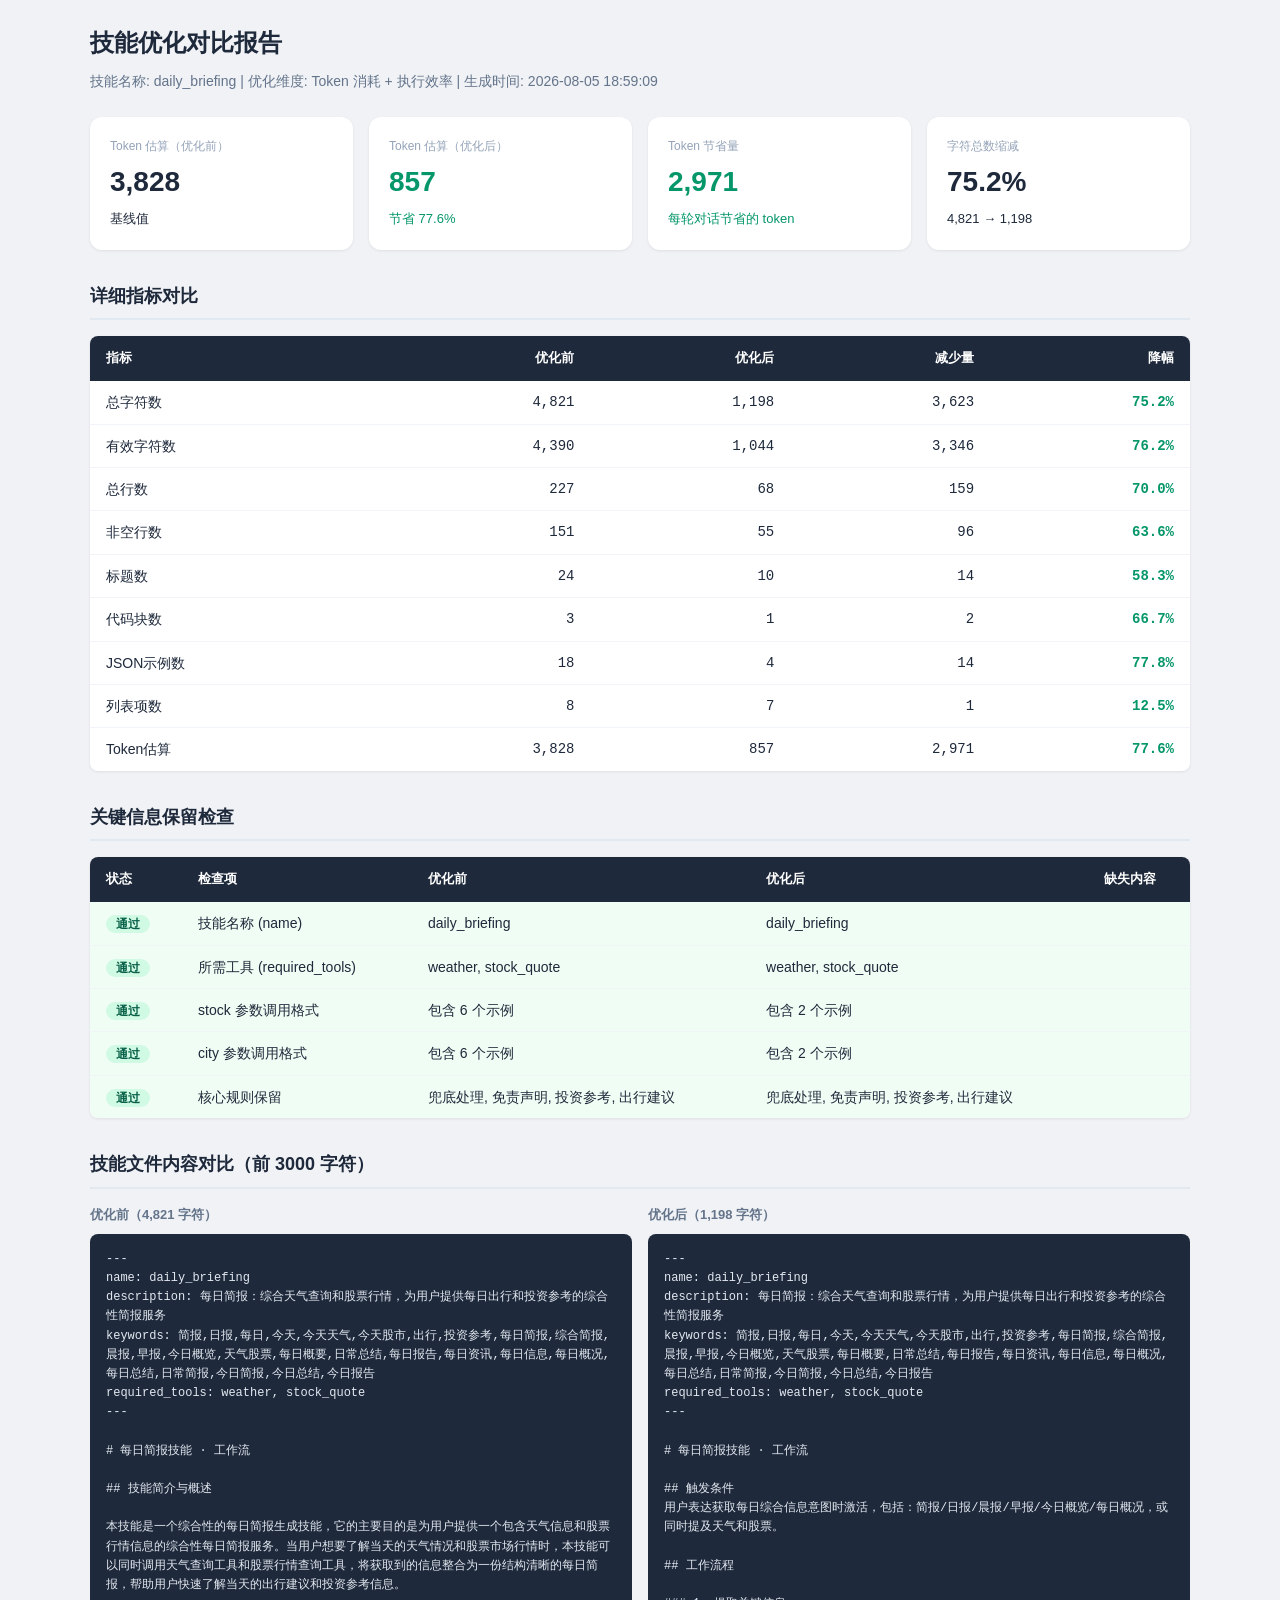
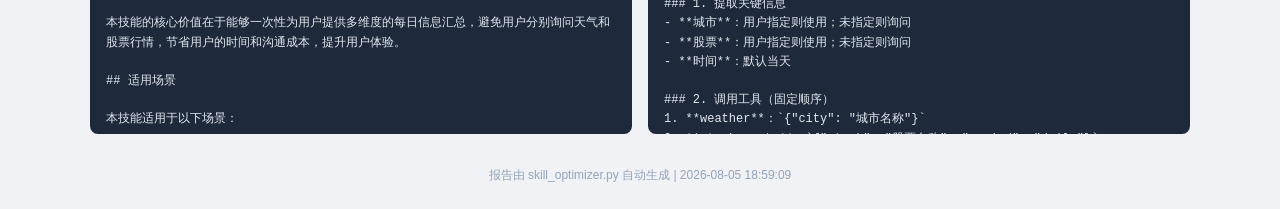
<file: optimization_reports/daily_briefing_optimization_report.html>
<!DOCTYPE html>
<html lang="zh-CN">
<head>
    <meta charset="UTF-8">
    <meta name="viewport" content="width=device-width, initial-scale=1.0">
    <title>技能优化对比报告 - daily_briefing</title>
    <style>
        * { margin: 0; padding: 0; box-sizing: border-box; }
        body {
            font-family: 'Noto Sans CJK SC', 'Microsoft YaHei', sans-serif;
            background: #f0f2f5; color: #1e293b; padding: 24px; line-height: 1.6;
        }
        .container { max-width: 1100px; margin: 0 auto; }
        h1 { font-size: 24px; margin-bottom: 8px; }
        .subtitle { color: #64748b; font-size: 14px; margin-bottom: 24px; }

        .summary-grid {
            display: grid; grid-template-columns: repeat(4, 1fr); gap: 16px; margin-bottom: 32px;
        }
        .summary-card {
            background: white; border-radius: 12px; padding: 20px;
            box-shadow: 0 1px 3px rgba(0,0,0,0.08);
        }
        .summary-card .label { font-size: 12px; color: #94a3b8; margin-bottom: 4px; }
        .summary-card .value { font-size: 28px; font-weight: bold; }
        .summary-card .change { font-size: 13px; margin-top: 4px; }
        .green { color: #059669; }
        .red { color: #dc2626; }

        .section-title {
            font-size: 18px; font-weight: bold; margin: 32px 0 16px;
            padding-bottom: 8px; border-bottom: 2px solid #e2e8f0;
        }

        table { width: 100%; border-collapse: collapse; background: white; border-radius: 8px; overflow: hidden;
            box-shadow: 0 1px 3px rgba(0,0,0,0.08); }
        th { background: #1e293b; color: white; padding: 12px 16px; text-align: left; font-size: 13px; }
        td { padding: 10px 16px; border-bottom: 1px solid #f1f5f9; font-size: 14px; }
        .num { text-align: right; font-family: 'Courier New', monospace; }
        tr:last-child td { border-bottom: none; }
        tr:hover { background: #f8fafc; }

        .badge { padding: 2px 10px; border-radius: 12px; font-size: 12px; font-weight: bold; }
        .badge.pass { background: #d1fae5; color: #065f46; }
        .badge.fail { background: #fee2e2; color: #991b1b; }
        tr.pass { background: #f0fdf4; }
        tr.fail { background: #fef2f2; }

        .code-compare { display: grid; grid-template-columns: 1fr 1fr; gap: 16px; margin-top: 16px; }
        .code-block {
            background: #1e293b; color: #e2e8f0; border-radius: 8px;
            padding: 16px; font-family: 'Courier New', monospace; font-size: 12px;
            white-space: pre-wrap; word-break: break-all; max-height: 500px; overflow-y: auto;
        }
        .code-label { font-size: 13px; font-weight: bold; margin-bottom: 8px; color: #64748b; }

        .timestamp { text-align: center; color: #94a3b8; font-size: 12px; margin-top: 32px; }
    </style>
</head>
<body>
<div class="container">
    <h1>技能优化对比报告</h1>
    <p class="subtitle">技能名称: daily_briefing | 优化维度: Token 消耗 + 执行效率 | 生成时间: 2026-08-05 18:59:09</p>

    <div class="summary-grid">
        <div class="summary-card">
            <div class="label">Token 估算（优化前）</div>
            <div class="value">3,828</div>
            <div class="change">基线值</div>
        </div>
        <div class="summary-card">
            <div class="label">Token 估算（优化后）</div>
            <div class="value green">857</div>
            <div class="change green">节省 77.6%</div>
        </div>
        <div class="summary-card">
            <div class="label">Token 节省量</div>
            <div class="value green">2,971</div>
            <div class="change green">每轮对话节省的 token</div>
        </div>
        <div class="summary-card">
            <div class="label">字符总数缩减</div>
            <div class="value">75.2%</div>
            <div class="change">4,821 → 1,198</div>
        </div>
    </div>

    <div class="section-title">详细指标对比</div>
    <table>
        <thead>
            <tr>
                <th>指标</th>
                <th style="text-align:right">优化前</th>
                <th style="text-align:right">优化后</th>
                <th style="text-align:right">减少量</th>
                <th style="text-align:right">降幅</th>
            </tr>
        </thead>
        <tbody>
        <tr>
            <td>总字符数</td>
            <td class="num">4,821</td>
            <td class="num">1,198</td>
            <td class="num">3,623</td>
            <td class="num" style="color:#059669;font-weight:bold">75.2%</td>
        </tr>
        <tr>
            <td>有效字符数</td>
            <td class="num">4,390</td>
            <td class="num">1,044</td>
            <td class="num">3,346</td>
            <td class="num" style="color:#059669;font-weight:bold">76.2%</td>
        </tr>
        <tr>
            <td>总行数</td>
            <td class="num">227</td>
            <td class="num">68</td>
            <td class="num">159</td>
            <td class="num" style="color:#059669;font-weight:bold">70.0%</td>
        </tr>
        <tr>
            <td>非空行数</td>
            <td class="num">151</td>
            <td class="num">55</td>
            <td class="num">96</td>
            <td class="num" style="color:#059669;font-weight:bold">63.6%</td>
        </tr>
        <tr>
            <td>标题数</td>
            <td class="num">24</td>
            <td class="num">10</td>
            <td class="num">14</td>
            <td class="num" style="color:#059669;font-weight:bold">58.3%</td>
        </tr>
        <tr>
            <td>代码块数</td>
            <td class="num">3</td>
            <td class="num">1</td>
            <td class="num">2</td>
            <td class="num" style="color:#059669;font-weight:bold">66.7%</td>
        </tr>
        <tr>
            <td>JSON示例数</td>
            <td class="num">18</td>
            <td class="num">4</td>
            <td class="num">14</td>
            <td class="num" style="color:#059669;font-weight:bold">77.8%</td>
        </tr>
        <tr>
            <td>列表项数</td>
            <td class="num">8</td>
            <td class="num">7</td>
            <td class="num">1</td>
            <td class="num" style="color:#059669;font-weight:bold">12.5%</td>
        </tr>
        <tr>
            <td>Token估算</td>
            <td class="num">3,828</td>
            <td class="num">857</td>
            <td class="num">2,971</td>
            <td class="num" style="color:#059669;font-weight:bold">77.6%</td>
        </tr>
        </tbody>
    </table>

    <div class="section-title">关键信息保留检查</div>
    <table>
        <thead>
            <tr>
                <th>状态</th>
                <th>检查项</th>
                <th>优化前</th>
                <th>优化后</th>
                <th>缺失内容</th>
            </tr>
        </thead>
        <tbody>
        <tr class="pass">
            <td><span class="badge pass">通过</span></td>
            <td>技能名称 (name)</td>
            <td>daily_briefing</td>
            <td>daily_briefing</td>
            <td></td>
        </tr>
        <tr class="pass">
            <td><span class="badge pass">通过</span></td>
            <td>所需工具 (required_tools)</td>
            <td>weather, stock_quote</td>
            <td>weather, stock_quote</td>
            <td></td>
        </tr>
        <tr class="pass">
            <td><span class="badge pass">通过</span></td>
            <td>stock 参数调用格式</td>
            <td>包含 6 个示例</td>
            <td>包含 2 个示例</td>
            <td></td>
        </tr>
        <tr class="pass">
            <td><span class="badge pass">通过</span></td>
            <td>city 参数调用格式</td>
            <td>包含 6 个示例</td>
            <td>包含 2 个示例</td>
            <td></td>
        </tr>
        <tr class="pass">
            <td><span class="badge pass">通过</span></td>
            <td>核心规则保留</td>
            <td>兜底处理, 免责声明, 投资参考, 出行建议</td>
            <td>兜底处理, 免责声明, 投资参考, 出行建议</td>
            <td></td>
        </tr>
        </tbody>
    </table>

    <div class="section-title">技能文件内容对比（前 3000 字符）</div>
    <div class="code-compare">
        <div>
            <div class="code-label">优化前（4,821 字符）</div>
            <div class="code-block">---
name: daily_briefing
description: 每日简报：综合天气查询和股票行情，为用户提供每日出行和投资参考的综合性简报服务
keywords: 简报,日报,每日,今天,今天天气,今天股市,出行,投资参考,每日简报,综合简报,晨报,早报,今日概览,天气股票,每日概要,日常总结,每日报告,每日资讯,每日信息,每日概况,每日总结,日常简报,今日简报,今日总结,今日报告
required_tools: weather, stock_quote
---

# 每日简报技能 · 工作流

## 技能简介与概述

本技能是一个综合性的每日简报生成技能，它的主要目的是为用户提供一个包含天气信息和股票行情信息的综合性每日简报服务。当用户想要了解当天的天气情况和股票市场行情时，本技能可以同时调用天气查询工具和股票行情查询工具，将获取到的信息整合为一份结构清晰的每日简报，帮助用户快速了解当天的出行建议和投资参考信息。

本技能的核心价值在于能够一次性为用户提供多维度的每日信息汇总，避免用户分别询问天气和股票行情，节省用户的时间和沟通成本，提升用户体验。

## 适用场景

本技能适用于以下场景：

### 场景一：用户想要获取每日简报
当用户说"给我一个每日简报"、"今天的简报"、"今日概览"、"每日简报"等类似的话语时，说明用户希望获取一份包含天气和股票信息的综合简报。此时应该激活本技能，为用户生成一份完整的每日简报。

### 场景二：用户想要同时了解天气和股票
当用户说"今天天气怎么样？股市如何？"、"帮我看看今天的天气和股票"、"今天出行和投资需要注意什么"等类似的话语时，说明用户同时关心天气和股票两个方面的信息。此时也应该激活本技能，为用户提供综合性的简报服务。

### 场景三：用户想要获取晨报或早报
当用户说"今天的晨报"、"给我看看早报"、"今日要闻概览"等类似的话语时，虽然用户可能没有明确提到天气和股票，但是本技能的定位就是提供综合性的每日简报，因此也应该激活本技能。

### 场景四：用户想要了解每日概况
当用户说"今天有什么需要注意的"、"每日概况"、"今日概要"等类似的话语时，这些表述虽然比较模糊，但本质上也是希望获取一个每日的综合信息简报，因此也应该激活本技能。

## 工作流程（详细步骤）

### 第一步：识别用户意图并提取关键信息

首先需要识别用户的意图，判断用户是否希望获取每日简报。如果用户的话语中包含了"简报"、"日报"、"每日"、"晨报"、"早报"等关键词，则可以确定用户希望获取每日简报。

接下来需要从用户的话语中提取以下关键信息：

1. **城市信息**：用户可能指定了某个城市，如"北京今天的简报"、"上海的每日简报"等。如果用户指定了城市，则查询该城市的天气；如果用户未指定城市，则需要主动询问用户想查询哪个城市的天气。

2. **股票信息**：用户可能指定了某只股票，如"贵州茅台的每日简报"、"帮我看看比亚迪今天的行情"等。如果用户指定了股票，则查询该股票的行情；如果用户未指定股票，则需要主动询问用户想查询哪只股票的行情。

3. **时间信息**：用户可能指定了时间范围，但大多数情况下用户询问的是"今天"的简报，因此默认查询当天的天气和最近的股票行情。

### 第二步：调用天气查询工具获取天气信息

在确定了用户要查询的城市之后，需要调用 `weather` 工具来获取该城市的实时天气信息。

调用方式如下：
```json
{"city": "北京"}
```

天气工具会返回该城市的实时天气信息，包括天气状况、温度、湿度、风速等。这些信息将用于后续的简报生成。

### 第三步：调用股票行情查询工具获取股票信息

在确定了用户要查询的股票之后，需要调用 `stock_quote` 工具来获取该股票的行情信息。

调用方式如下：
```json
{"stock": "贵州茅台", "period": "daily"}
```

股票行情工具会返回该股票的最近行情信息，包括价格走势、涨跌幅、技术指标等。这些信息将用于后续的简报生成。

### 第四步：整合信息生成每日简报

在获取到天气信息和股票行情信息之后，需要将这些信息整合为一份结构清晰的每日简报。简报的格式建议如下：

```
【每日简报】
日期：2026年8月5日

一、天气概况
城市：北京
天气：晴
温度：32.5°C
湿度：45%
风速：12 km/h
出行建议：天气晴朗，注意防晒，适合出行。

二、股市行情
股票：贵州茅台（600519.SH）
最新价格：XXXX元
涨跌幅：X.XX%
技术面分析：XXXX
投资建议：XXXX

三、今日总结
综合天气和股市信息，给出今日的出行和投资建议。
```

### 第五步：兜底处理

如果在执行过程中出现以下情况，需要进行兜底处理：

1. **用户未指定城市**：主动询问用户想查询哪个城市的天气，例如"请问您想查询哪个城市的天气？"
2. **用户未指定股票**：主动询问用户想查询哪只股票的行情，例如"请问您想查询哪只股票的行情？"
3. **天气查询失败**：告知用户天气查询暂时不可用，建议稍后重试。
4. **股票查询失败**：告知用户股票查询暂时不可用，建议稍后重试或更换股票。
5. **用户未指定城市且未指定股票**：同时询问用户城市和股票信息。

## 工具选择指南（重要！）

本技能有两个工具可以使用，根据用户的需求选择：

### 工具一：weather（天气查询）
- **用途**：查询指定城市的实时天气信息
- **输入参数**：`{"city": "城市名称"}`
- **使用场景**：当需要获取天气信息时使用
- **示例**：
  - `{"city": "北京"}` → 查询北京的天气
  - `{"city": "上海"}` → 查询上海的天气
  - `{"city": "深圳"}` → 查询深圳的天气
  - `{"city": "广州"}` → 查询广州的天气
  - `{"city": "杭州"}` → 查询杭州的天气

### 工具二：stock_quote（股票行情查询）
- **用途**：查询指定股票的K线行情数据
- **输入参数**：`{"stock": "股票名称", "period": "时间粒度"}`
- **使用场景**：当需要获取股票行情信息时使用
- **示例**：
  - `{"stock": "贵州茅台", "period": "daily"}` → 查询贵州茅台的日线行情
  - `{"stock": "比亚迪", "period": "daily"}` → 查询比亚迪的日线行情
  - `{"stock": "宁德时代", "period": "daily"}` → 查询宁德时代的日线行情
  - `{"stock": "海康威视", "period": "daily"}` → 查询海康威视的日线行情
  - `{"stock": "中国平安", "period": "daily"}` → 查询中国平安的日线行情

### 工具调用顺序
在本技能中，</div>
        </div>
        <div>
            <div class="code-label">优化后（1,198 字符）</div>
            <div class="code-block">---
name: daily_briefing
description: 每日简报：综合天气查询和股票行情，为用户提供每日出行和投资参考的综合性简报服务
keywords: 简报,日报,每日,今天,今天天气,今天股市,出行,投资参考,每日简报,综合简报,晨报,早报,今日概览,天气股票,每日概要,日常总结,每日报告,每日资讯,每日信息,每日概况,每日总结,日常简报,今日简报,今日总结,今日报告
required_tools: weather, stock_quote
---

# 每日简报技能 · 工作流

## 触发条件
用户表达获取每日综合信息意图时激活，包括：简报/日报/晨报/早报/今日概览/每日概况，或同时提及天气和股票。

## 工作流程

### 1. 提取关键信息
- **城市**：用户指定则使用；未指定则询问
- **股票**：用户指定则使用；未指定则询问
- **时间**：默认当天

### 2. 调用工具（固定顺序）
1. **weather**：`{"city": "城市名称"}`
2. **stock_quote**：`{"stock": "股票名称", "period": "daily"}`

### 3. 生成简报
格式如下：
```
【每日简报】
日期：YYYY年M月D日

一、天气概况
城市/天气/温度/湿度/风速 + 出行建议

二、股市行情
股票/最新价格/涨跌幅 + 投资参考

三、今日总结
综合出行和投资建议
```

### 4. 兜底处理
| 情况 | 处理 |
|------|------|
| 未指定城市/股票 | 主动询问 |
| 工具调用失败 | 告知用户稍后重试 |
| 股票不支持 | 提供支持列表 |

## 工具参数
| 工具 | 参数 | 说明 |
|------|------|------|
| weather | `{"city": "城市"}` | 查询实时天气 |
| stock_quote | `{"stock": "股票", "period": "daily"}` | 查询日线行情，period 默认 daily |

## 回答规范
1. 结构清晰：含天气和股市两大部分
2. 数据准确：必须来自工具返回，禁止编造
3. 语言简洁：突出要点
4. 提供建议：天气→出行建议；股票→投资参考
5. 附带日期
6. 股票部分附免责声明："以上股票分析基于历史数据，不构成投资建议。"
7. 温度保留1位小数（°C）；涨跌幅保留2位小数（%）
8. 未指定城市/股票时主动询问，不得随意选择
9. 工具失败时如实告知并提供建议

## 注意事项
- 两个工具必须都调用，不可只调一个
- 简报仅供参考，不构成投资或出行决策依据
- 用户需更多详情时，建议使用专项技能
- 保持客观中立，不做主观判断</div>
        </div>
    </div>

    <div class="timestamp">报告由 skill_optimizer.py 自动生成 | 2026-08-05 18:59:09</div>
</div>
</body>
</html>
</file>
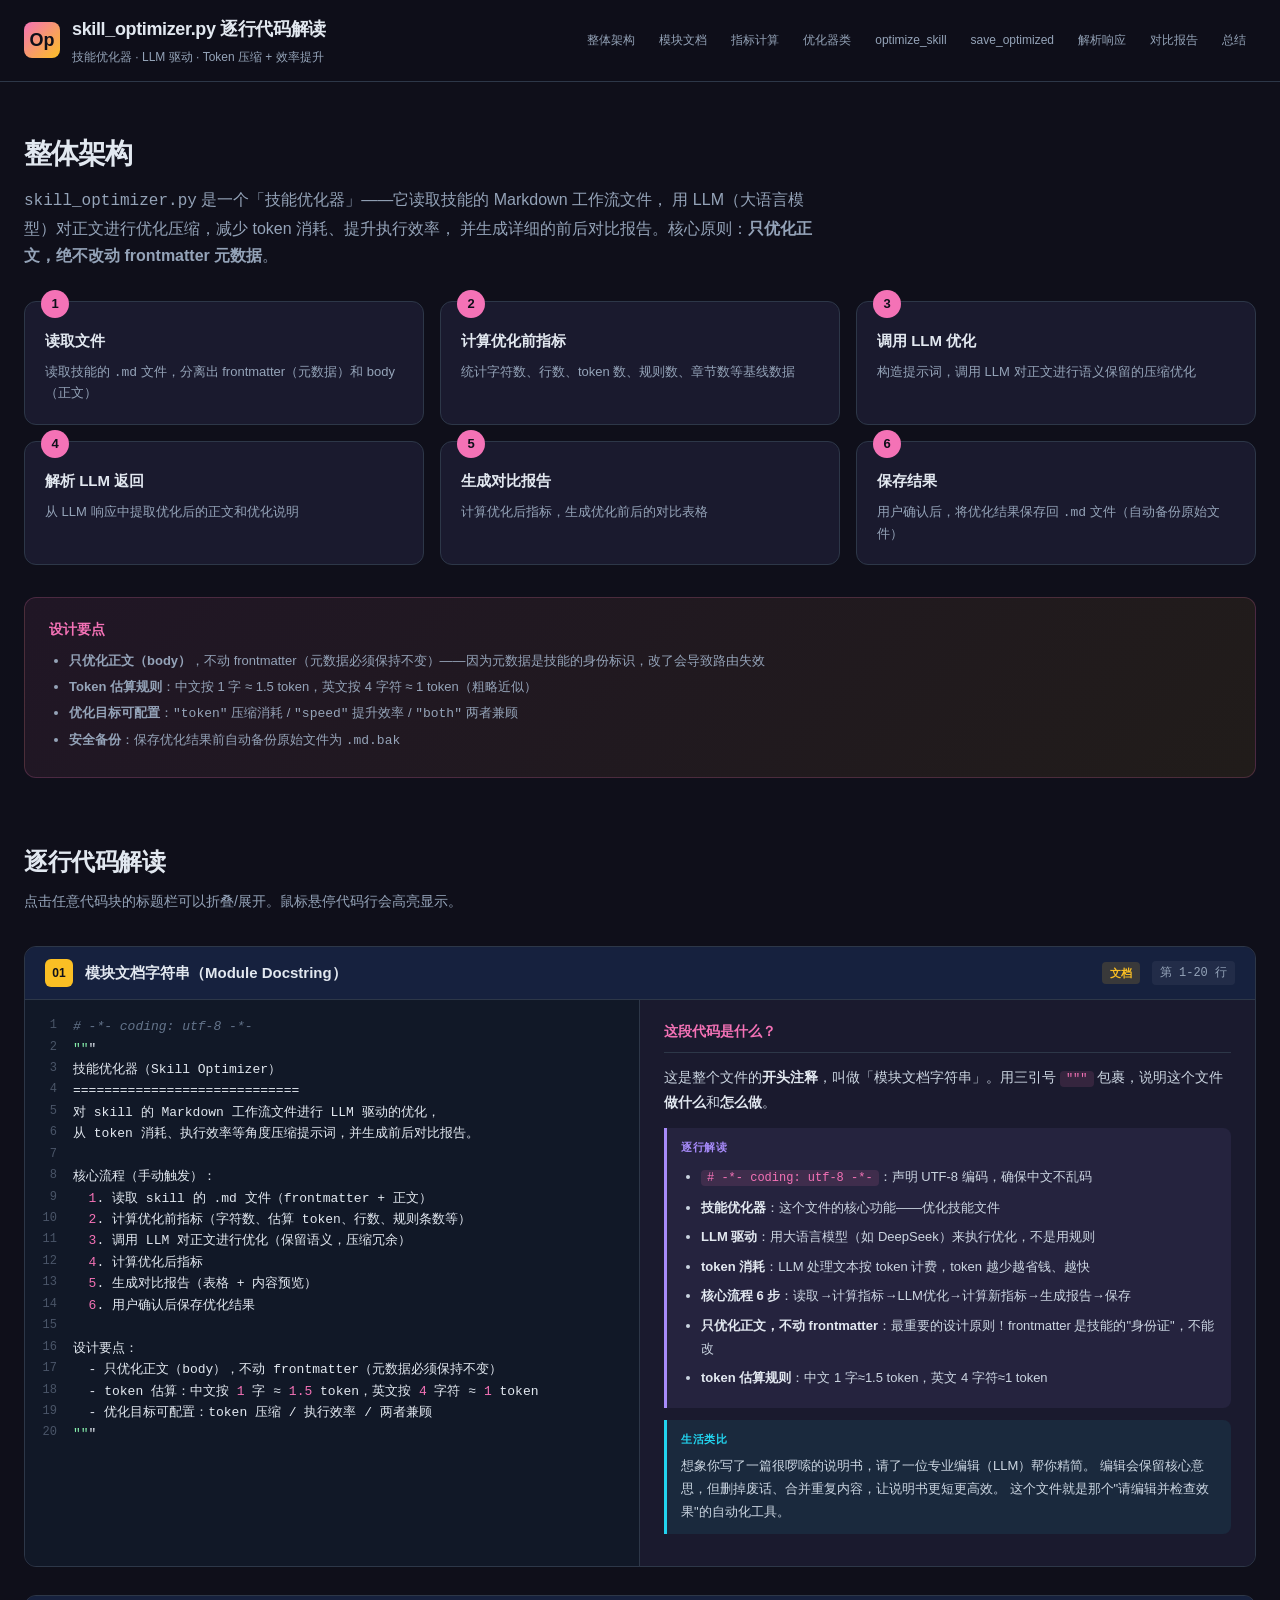
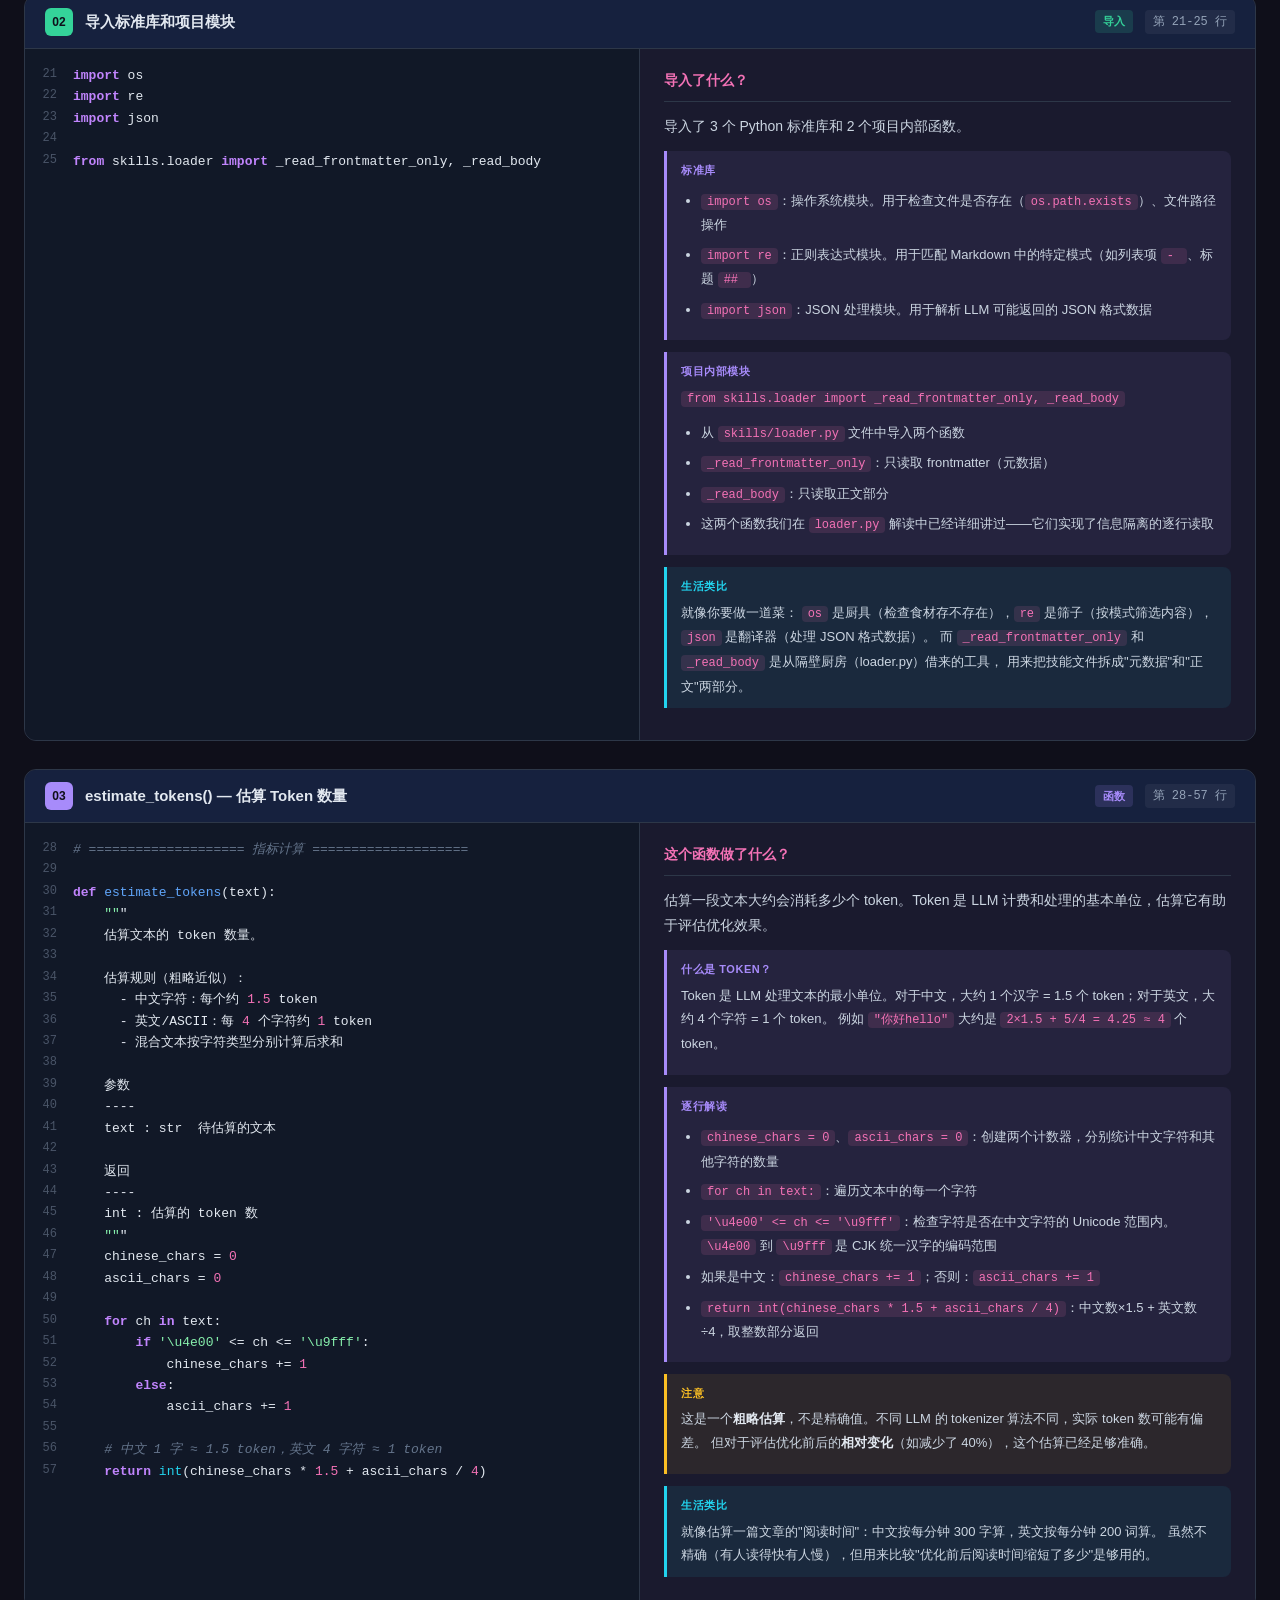
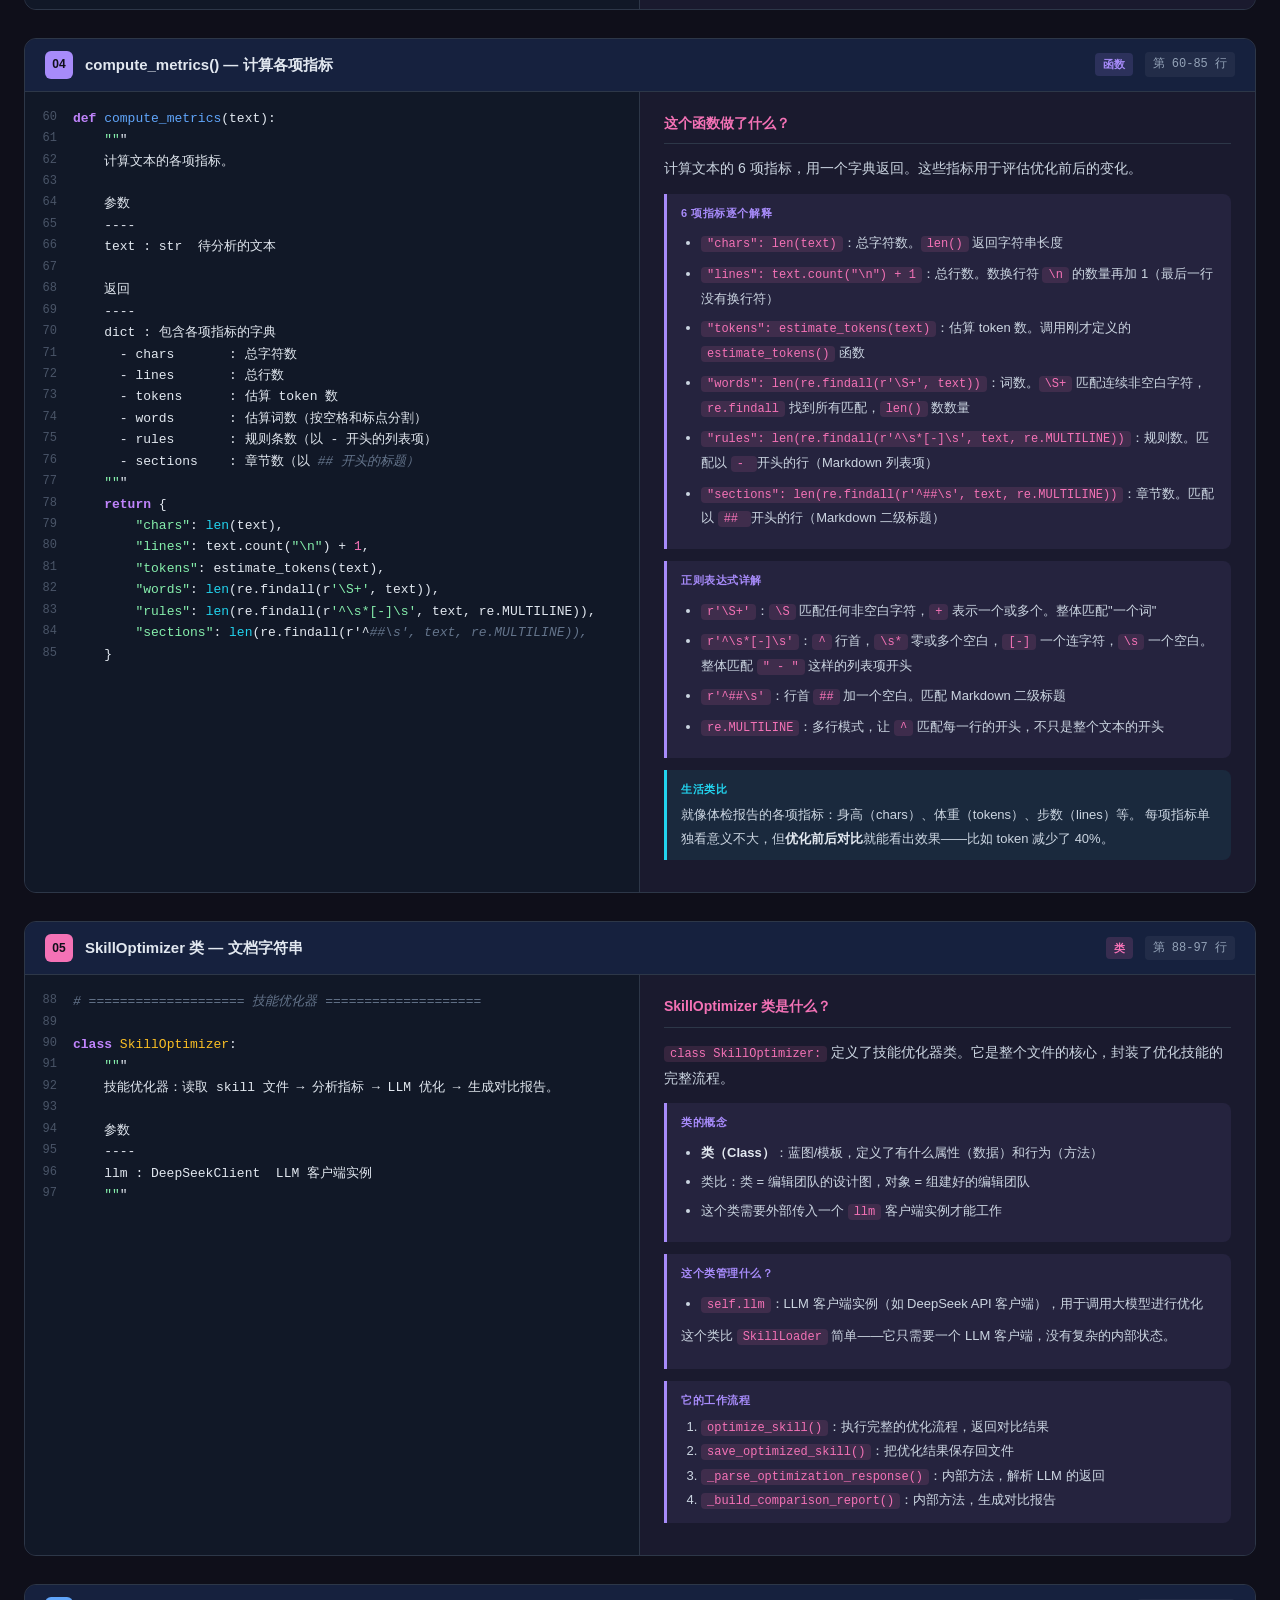
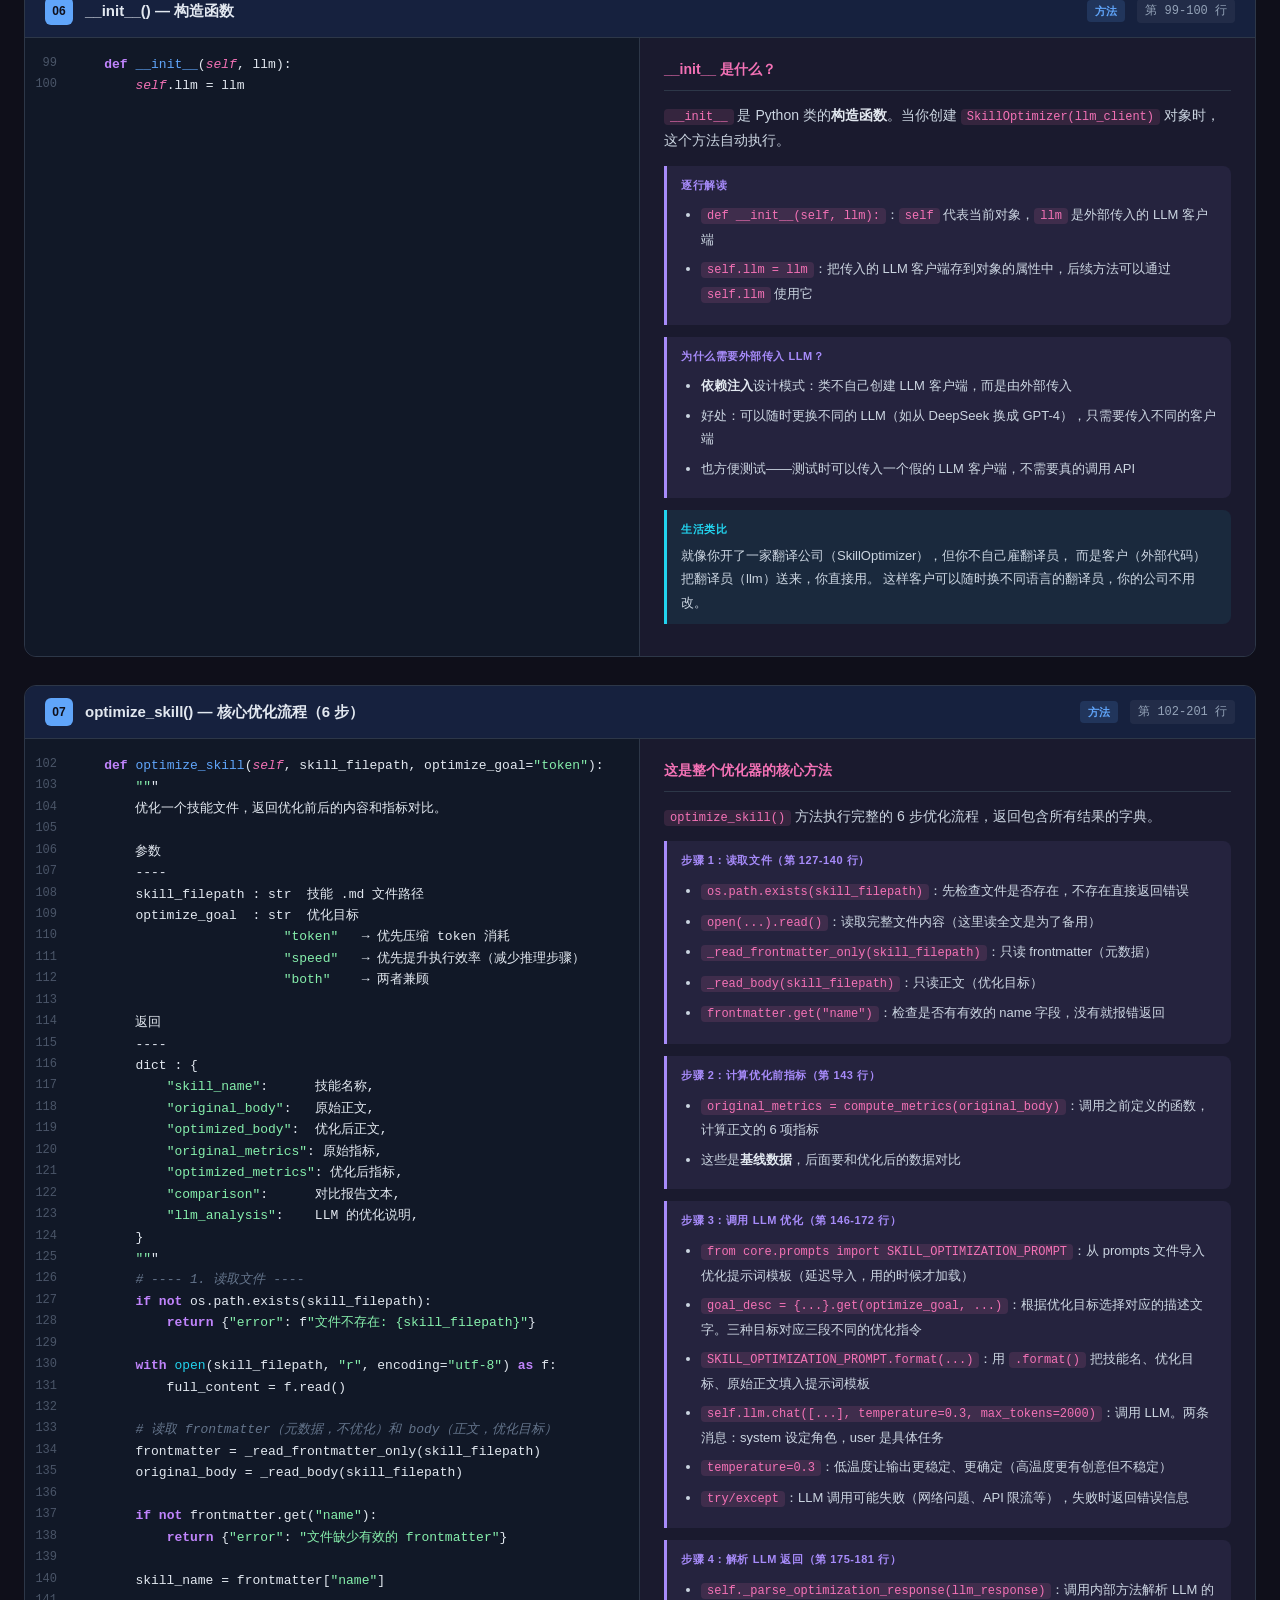
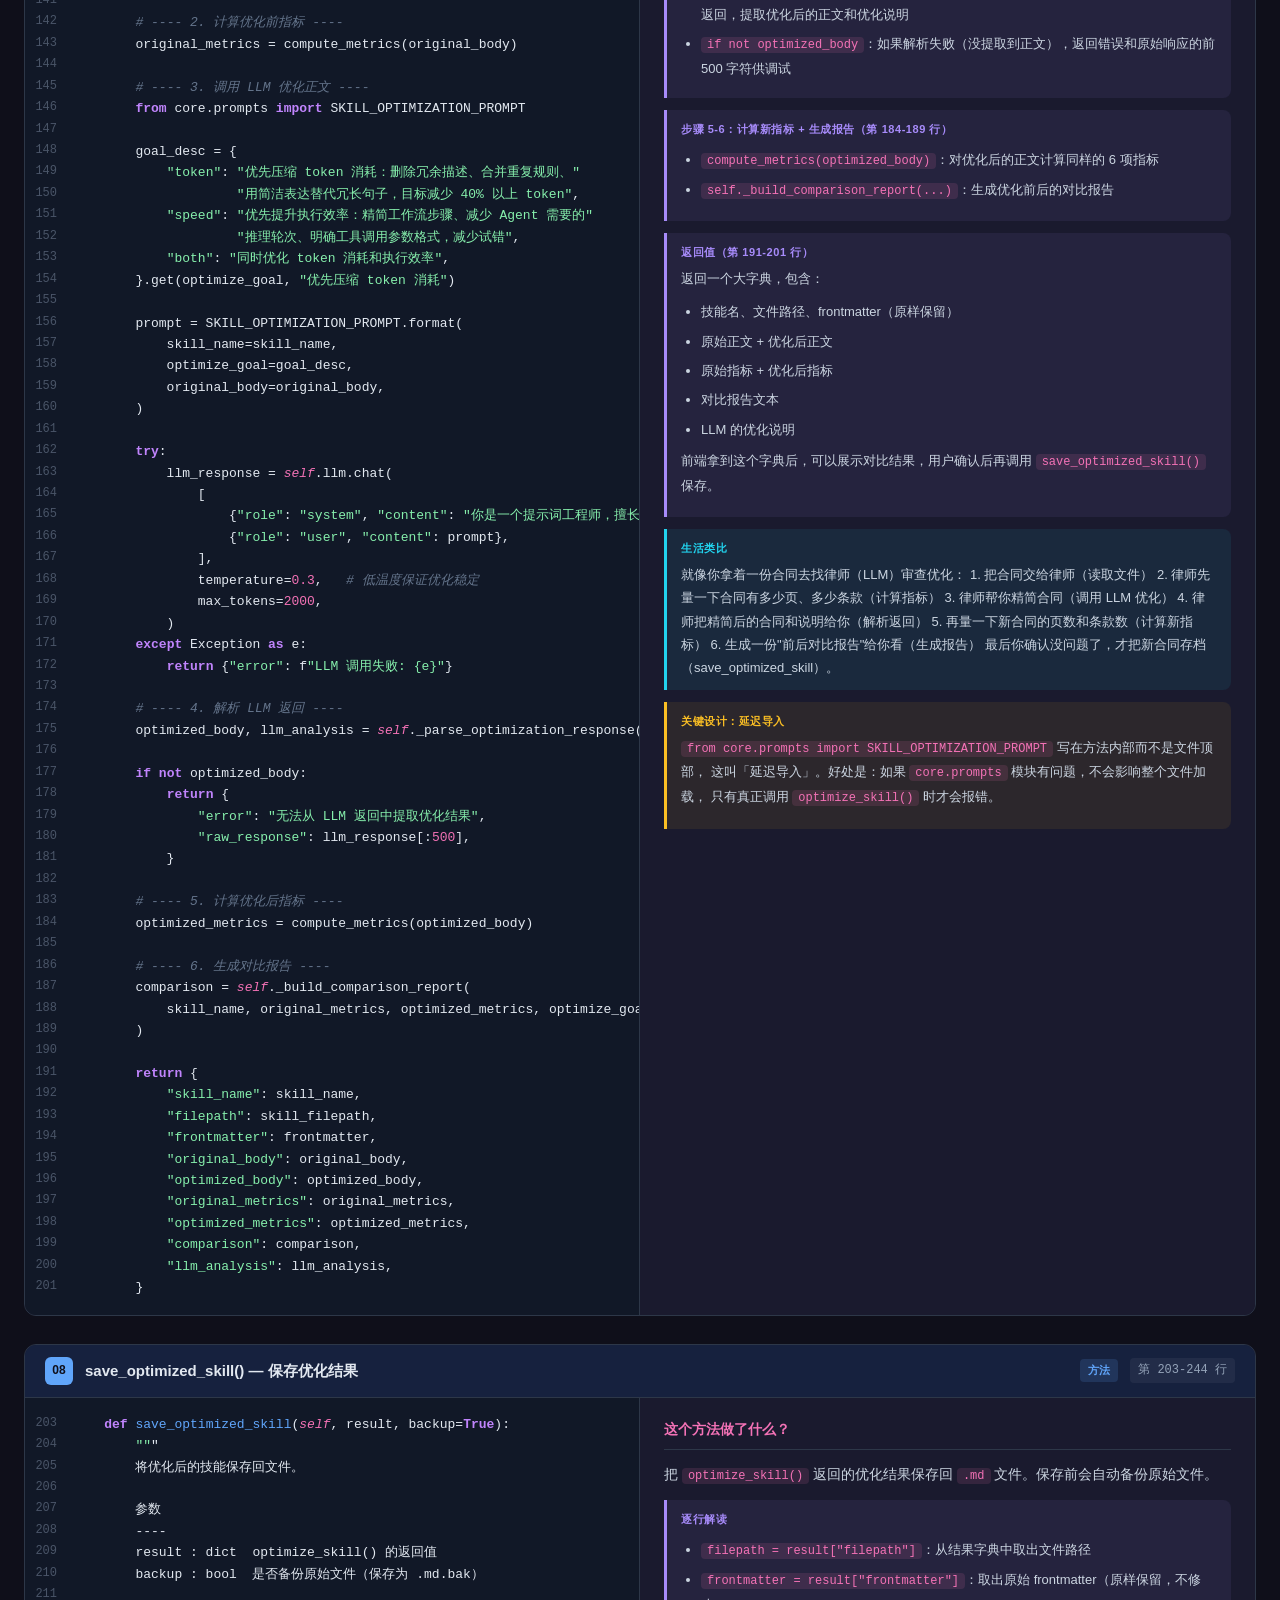
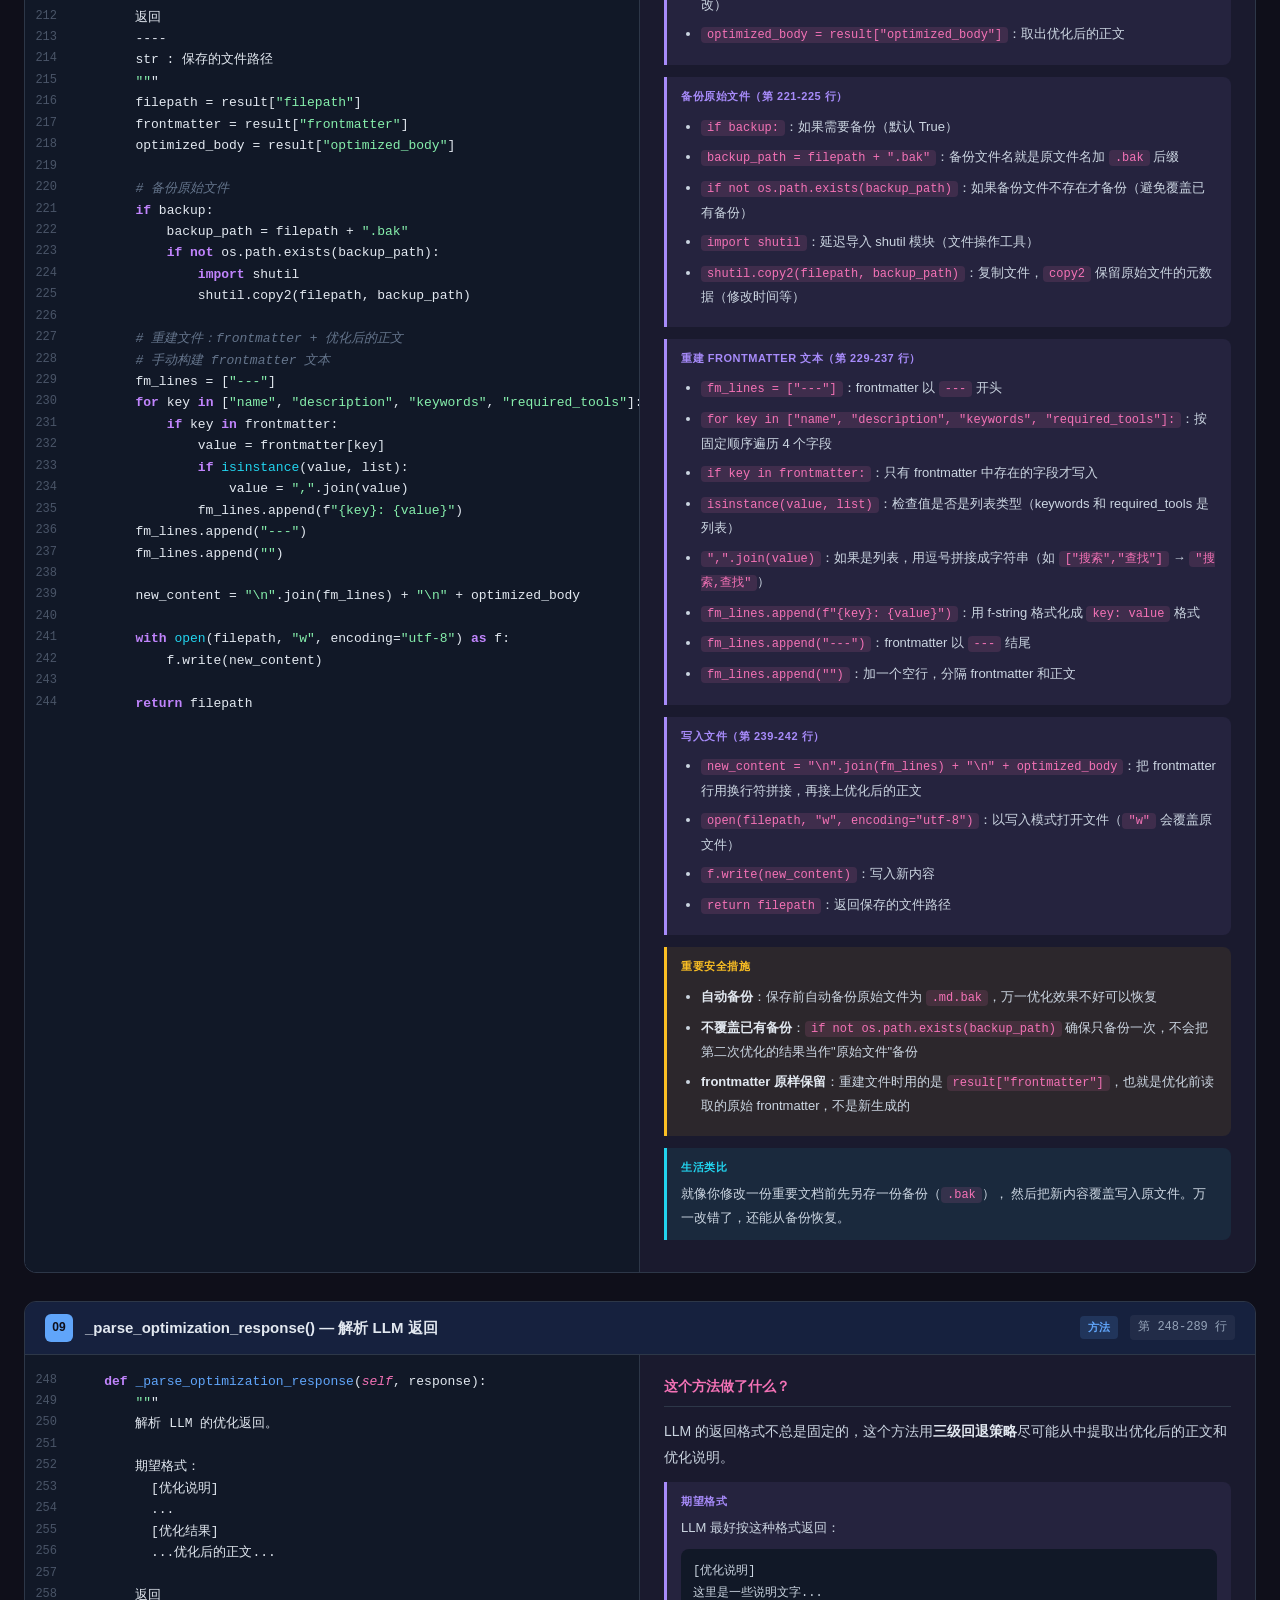
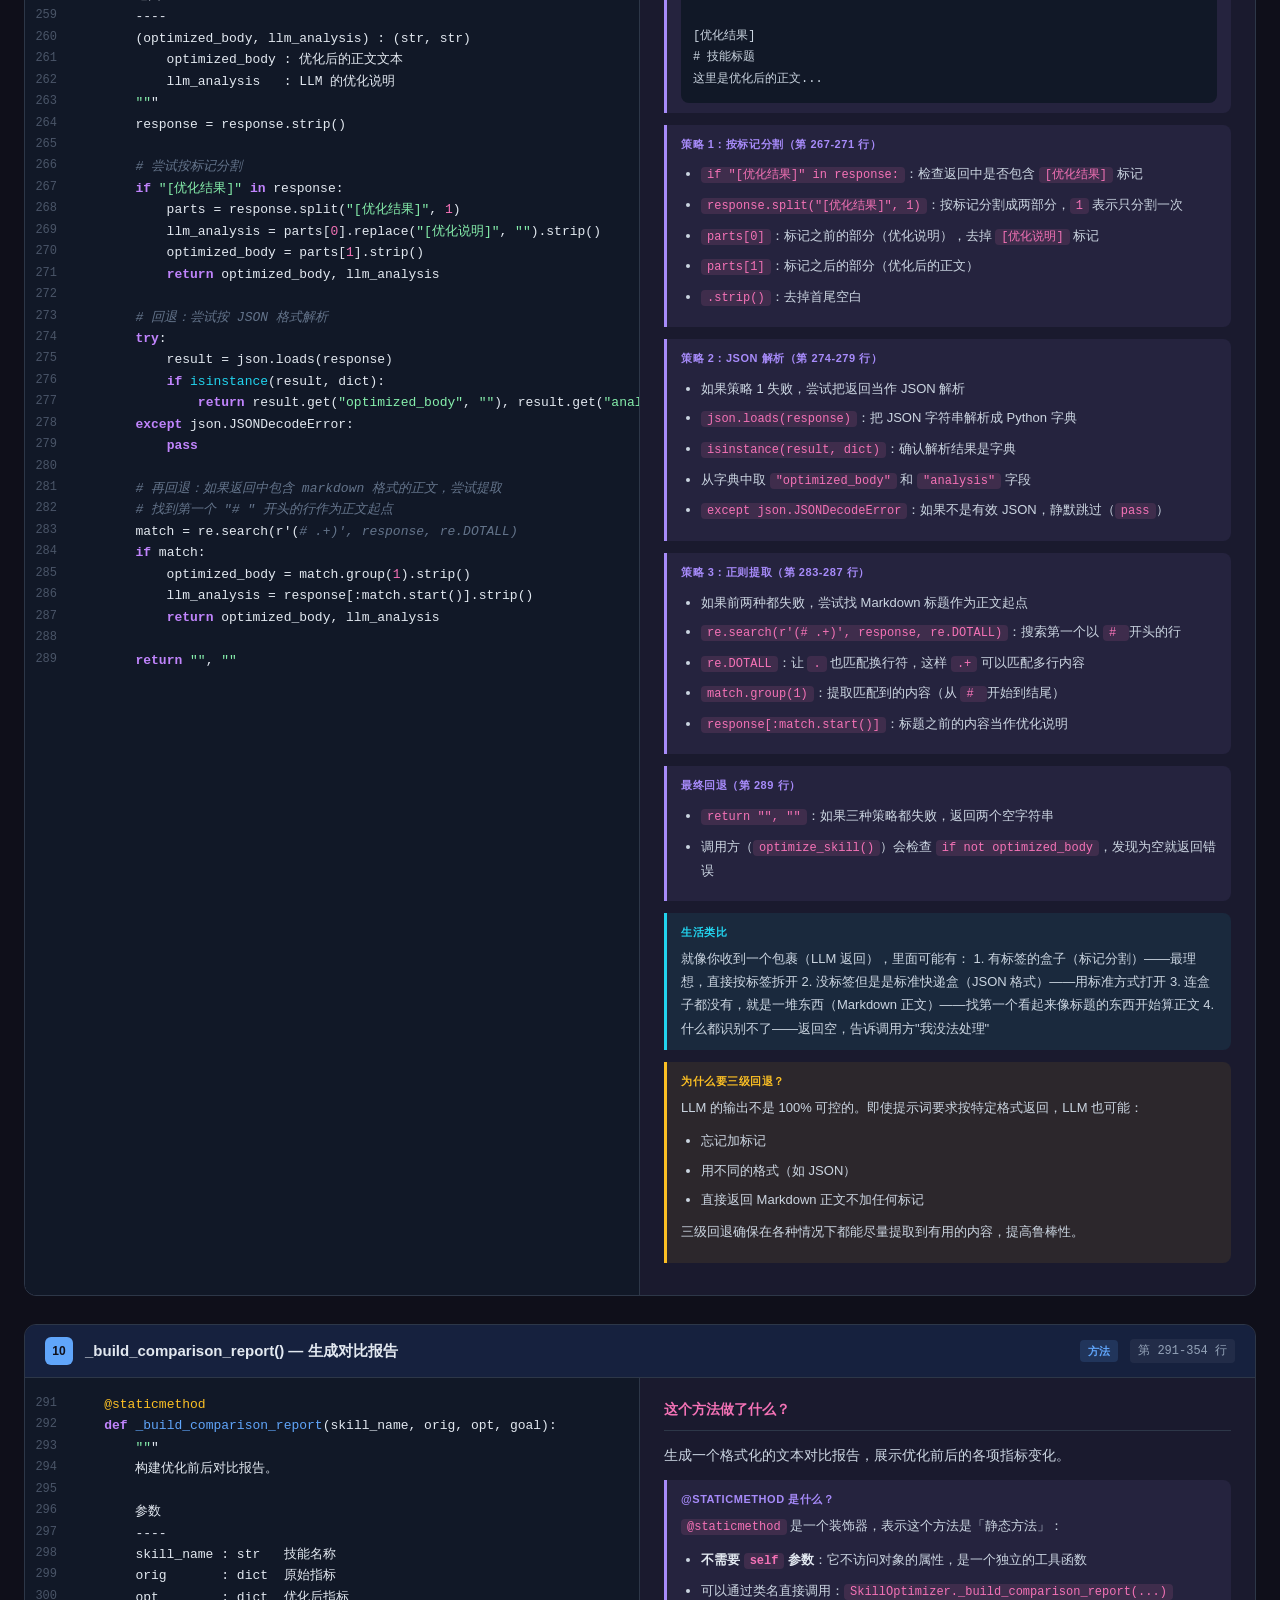
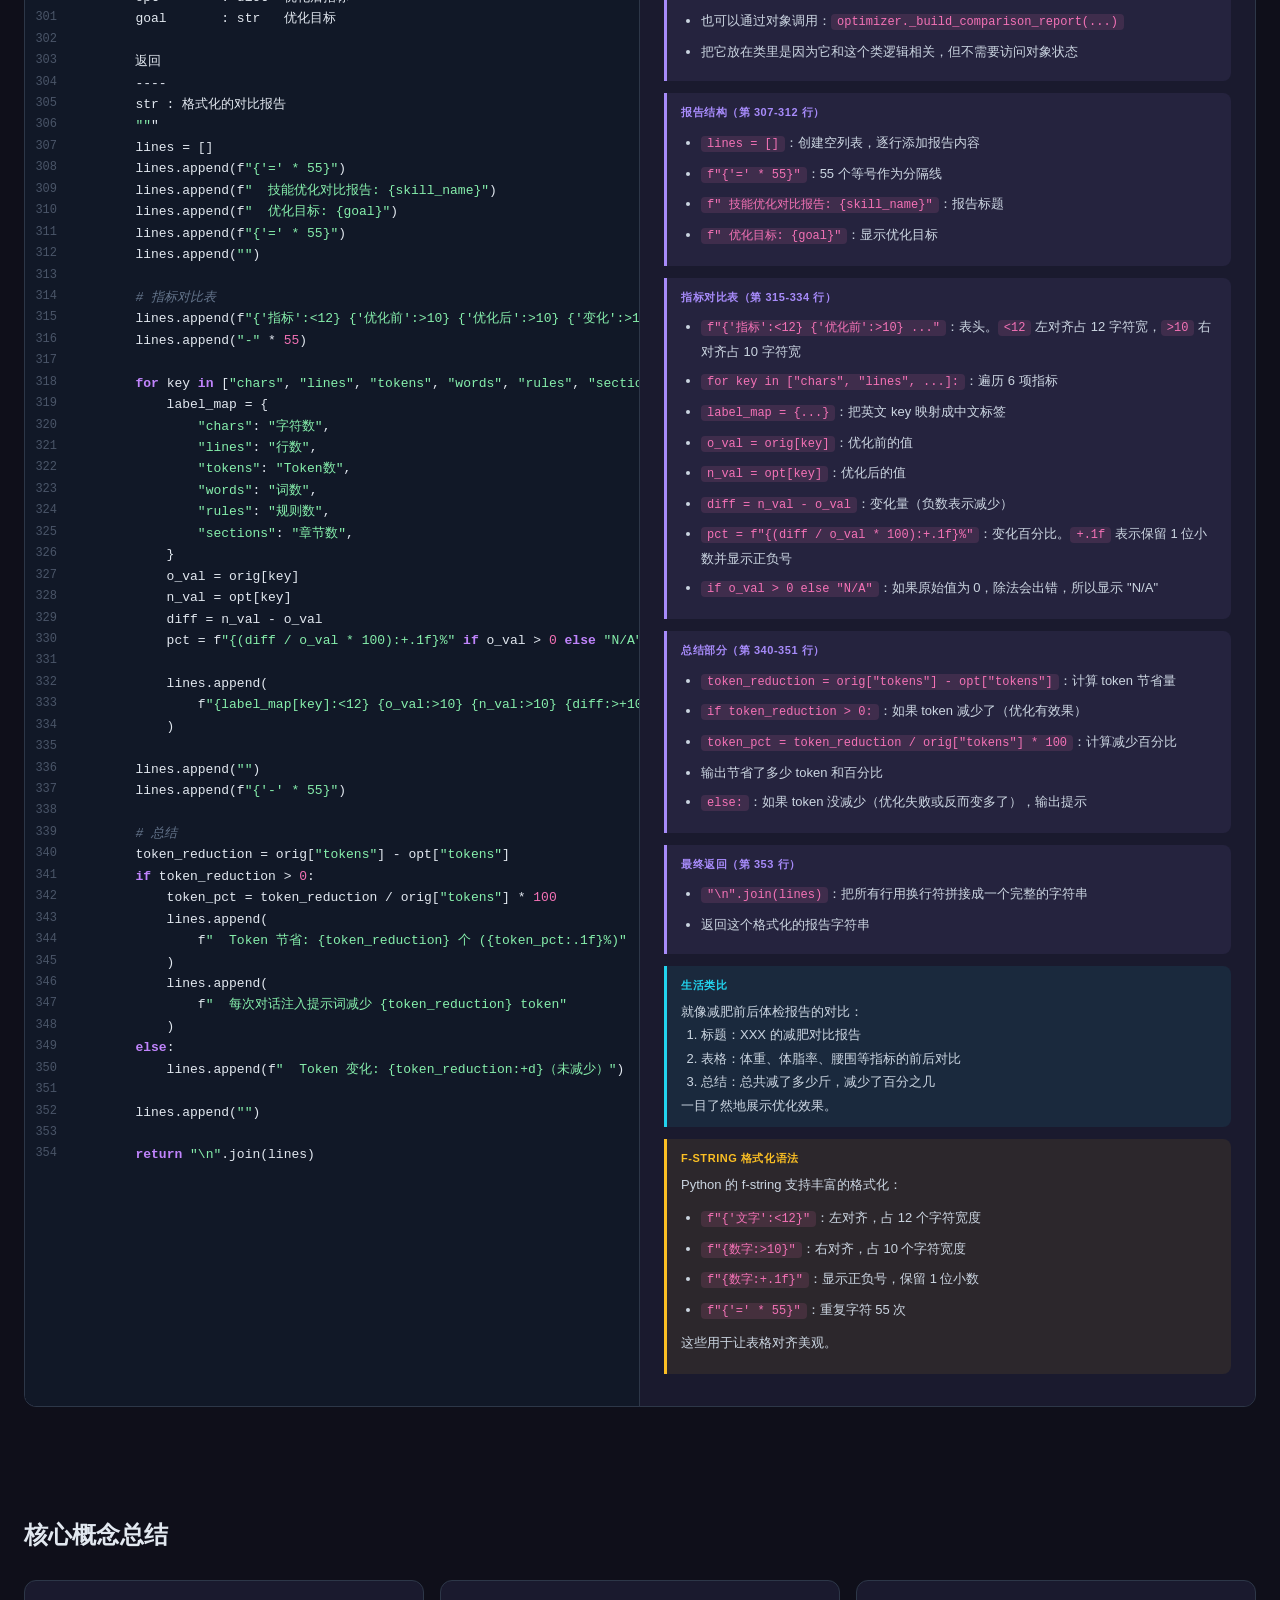
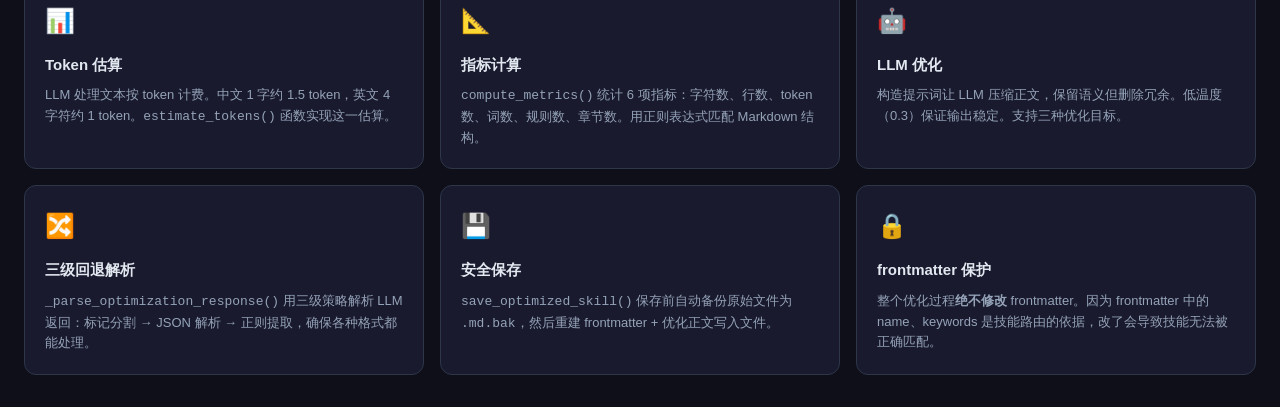
<file: skill-optimizer-code-explainer/skill-optimizer-code-explainer.html>
<!-- Generated by Trae Work -->
<!DOCTYPE html>
<html lang="zh-CN">
<head>
<meta charset="UTF-8">
<meta name="viewport" content="width=device-width, initial-scale=1.0">
<title>skill_optimizer.py 逐行代码解读 · 技能优化器</title>
<style>
/* ========== CSS 变量 ========== */
:root {
  --bg: #0f0f1a;
  --bg2: #1a1a2e;
  --bg3: #16213e;
  --ink: #e2e8f0;
  --muted: #94a3b8;
  --rule: #2d3748;
  --accent: #a78bfa;
  --accent2: #22d3ee;
  --accent3: #f472b6;
  --accent4: #fbbf24;
  --accent5: #34d399;
  --code-bg: #111827;
  --code-line-hover: #1e293b;
  --code-line-active: #312e81;
  --type-docstring: #fbbf24;
  --type-import: #34d399;
  --type-constant: #22d3ee;
  --type-function: #a78bfa;
  --type-class: #f472b6;
  --type-method: #60a5fa;
}

/* ========== 基础重置 ========== */
* { margin: 0; padding: 0; box-sizing: border-box; }
html { scroll-behavior: smooth; }
body {
  font-family: -apple-system, BlinkMacSystemFont, "Segoe UI", "Noto Sans CJK SC", "Microsoft YaHei", sans-serif;
  background: var(--bg);
  color: var(--ink);
  line-height: 1.7;
  font-size: 15px;
}

/* ========== 头部 ========== */
header {
  position: sticky;
  top: 0;
  z-index: 100;
  background: rgba(15, 15, 26, 0.95);
  backdrop-filter: blur(12px);
  border-bottom: 1px solid var(--rule);
  padding: 14px 24px;
}
.header-inner {
  max-width: 1400px;
  margin: 0 auto;
  display: flex;
  align-items: center;
  justify-content: space-between;
  gap: 16px;
  flex-wrap: wrap;
}
.header-title {
  display: flex;
  align-items: center;
  gap: 12px;
}
.header-title .file-icon {
  width: 36px; height: 36px;
  background: linear-gradient(135deg, var(--accent3), var(--accent4));
  border-radius: 8px;
  display: flex; align-items: center; justify-content: center;
  font-size: 18px; font-weight: 800; color: #0f0f1a;
  flex-shrink: 0;
}
.header-title h1 {
  font-size: 18px;
  font-weight: 700;
  letter-spacing: -0.02em;
}
.header-title .subtitle {
  font-size: 12px;
  color: var(--muted);
  margin-top: 2px;
}
nav.section-nav {
  display: flex;
  gap: 4px;
  flex-wrap: wrap;
}
nav.section-nav a {
  font-size: 12px;
  color: var(--muted);
  text-decoration: none;
  padding: 4px 10px;
  border-radius: 6px;
  transition: all 0.2s;
  white-space: nowrap;
}
nav.section-nav a:hover {
  color: var(--accent3);
  background: rgba(244, 114, 182, 0.1);
}

/* ========== 进度条 ========== */
.progress-bar {
  position: fixed;
  top: 0; left: 0;
  height: 3px;
  background: linear-gradient(90deg, var(--accent3), var(--accent4));
  z-index: 200;
  transition: width 0.1s;
  width: 0%;
}

/* ========== 主容器 ========== */
.container {
  max-width: 1400px;
  margin: 0 auto;
  padding: 0 24px;
}

/* ========== 概览区 ========== */
.overview-section {
  padding: 48px 0 32px;
}
.overview-section h2 {
  font-size: 28px;
  font-weight: 800;
  letter-spacing: -0.03em;
  margin-bottom: 8px;
}
.overview-section .lead {
  color: var(--muted);
  font-size: 16px;
  margin-bottom: 32px;
  max-width: 800px;
}

/* 六步流程图 */
.flow-diagram {
  display: grid;
  grid-template-columns: repeat(3, 1fr);
  gap: 16px;
  margin-bottom: 32px;
}
.flow-card {
  background: var(--bg2);
  border: 1px solid var(--rule);
  border-radius: 12px;
  padding: 20px;
  position: relative;
  transition: transform 0.2s, box-shadow 0.2s;
}
.flow-card:hover {
  transform: translateY(-4px);
  box-shadow: 0 12px 32px rgba(0,0,0,0.3);
}
.flow-card .flow-num {
  position: absolute;
  top: -12px; left: 16px;
  width: 28px; height: 28px;
  border-radius: 50%;
  display: flex; align-items: center; justify-content: center;
  font-size: 13px; font-weight: 800;
  color: #0f0f1a;
  background: var(--accent3);
}
.flow-card h3 {
  font-size: 15px;
  margin-bottom: 8px;
  margin-top: 6px;
}
.flow-card .flow-desc {
  font-size: 13px;
  color: var(--muted);
  line-height: 1.6;
}

/* 设计要点说明 */
.design-note {
  background: linear-gradient(135deg, rgba(244, 114, 182, 0.08), rgba(251, 191, 36, 0.08));
  border: 1px solid rgba(244, 114, 182, 0.2);
  border-radius: 12px;
  padding: 20px 24px;
  margin-bottom: 16px;
}
.design-note .note-title {
  font-size: 14px;
  font-weight: 700;
  color: var(--accent3);
  margin-bottom: 6px;
}
.design-note .note-body {
  font-size: 13px;
  color: var(--muted);
  line-height: 1.7;
}
.design-note .note-body ul {
  padding-left: 20px;
  margin-top: 8px;
}
.design-note .note-body li {
  margin-bottom: 4px;
}

/* ========== 代码块区域 ========== */
.code-section {
  padding: 16px 0 48px;
}
.code-section > h2 {
  font-size: 24px;
  font-weight: 800;
  letter-spacing: -0.02em;
  margin-bottom: 8px;
}
.code-section > .section-desc {
  color: var(--muted);
  font-size: 14px;
  margin-bottom: 32px;
}

/* 单个代码块 */
.code-block {
  margin-bottom: 28px;
  border-radius: 12px;
  overflow: hidden;
  border: 1px solid var(--rule);
  background: var(--bg2);
  transition: border-color 0.3s;
}
.code-block:hover {
  border-color: rgba(244, 114, 182, 0.3);
}
.block-header {
  display: flex;
  align-items: center;
  gap: 12px;
  padding: 12px 20px;
  background: var(--bg3);
  border-bottom: 1px solid var(--rule);
  cursor: pointer;
  user-select: none;
  transition: background 0.2s;
}
.block-header:hover {
  background: rgba(244, 114, 182, 0.08);
}
.block-number {
  width: 28px; height: 28px;
  border-radius: 6px;
  display: flex; align-items: center; justify-content: center;
  font-size: 12px; font-weight: 800;
  color: #0f0f1a;
  flex-shrink: 0;
}
.block-title {
  font-size: 15px;
  font-weight: 700;
  flex: 1;
}
.block-lines {
  font-size: 12px;
  color: var(--muted);
  font-family: "JetBrains Mono", "Fira Code", "Consolas", monospace;
  background: rgba(255,255,255,0.05);
  padding: 2px 8px;
  border-radius: 4px;
}
.block-type-badge {
  font-size: 11px;
  padding: 2px 8px;
  border-radius: 4px;
  font-weight: 600;
}
.block-content {
  display: grid;
  grid-template-columns: 1fr 1fr;
  min-height: 0;
}
.code-panel {
  background: var(--code-bg);
  overflow-x: auto;
  border-right: 1px solid var(--rule);
}
.explanation-panel {
  padding: 20px 24px;
  background: var(--bg2);
  overflow-y: auto;
}

/* 代码样式 */
.code-panel pre {
  margin: 0;
  padding: 16px 0;
  font-family: "JetBrains Mono", "Fira Code", "Consolas", "Courier New", monospace;
  font-size: 13px;
  line-height: 1.65;
}
.code-line {
  display: flex;
  padding: 0 16px 0 0;
  transition: background 0.15s;
  position: relative;
}
.code-line:hover {
  background: var(--code-line-hover);
}
.code-line.highlighted {
  background: var(--code-line-active);
}
.line-num {
  flex-shrink: 0;
  width: 48px;
  text-align: right;
  padding-right: 16px;
  color: #4a5568;
  user-select: none;
  font-size: 12px;
}
.line-content {
  white-space: pre;
  color: #e2e8f0;
}

/* Python 语法高亮 */
.tk-keyword { color: #c084fc; font-weight: 600; }
.tk-string { color: #86efac; }
.tk-comment { color: #64748b; font-style: italic; }
.tk-func { color: #60a5fa; }
.tk-class { color: #fbbf24; }
.tk-number { color: #f472b6; }
.tk-decorator { color: #fbbf24; }
.tk-builtin { color: #22d3ee; }
.tk-self { color: #f472b6; font-style: italic; }

/* 解释面板内容 */
.exp-title {
  font-size: 14px;
  font-weight: 700;
  color: var(--accent3);
  margin-bottom: 12px;
  padding-bottom: 8px;
  border-bottom: 1px solid var(--rule);
}
.exp-body {
  font-size: 14px;
  line-height: 1.8;
  color: #cbd5e1;
}
.exp-body p {
  margin-bottom: 10px;
}
.exp-body strong {
  color: var(--ink);
  font-weight: 700;
}
.exp-body code {
  font-family: "JetBrains Mono", "Consolas", monospace;
  font-size: 12px;
  background: rgba(244, 114, 182, 0.12);
  color: var(--accent3);
  padding: 1px 6px;
  border-radius: 4px;
}
.exp-body .analogy {
  background: rgba(34, 211, 238, 0.08);
  border-left: 3px solid var(--accent2);
  padding: 10px 14px;
  border-radius: 0 8px 8px 0;
  margin: 12px 0;
  font-size: 13px;
}
.exp-body .analogy .label {
  font-size: 11px;
  font-weight: 700;
  color: var(--accent2);
  text-transform: uppercase;
  letter-spacing: 0.05em;
  margin-bottom: 4px;
  display: block;
}
.exp-body .warn {
  background: rgba(251, 191, 36, 0.08);
  border-left: 3px solid var(--accent4);
  padding: 10px 14px;
  border-radius: 0 8px 8px 0;
  margin: 12px 0;
  font-size: 13px;
}
.exp-body .warn .label {
  font-size: 11px;
  font-weight: 700;
  color: var(--accent4);
  text-transform: uppercase;
  letter-spacing: 0.05em;
  margin-bottom: 4px;
  display: block;
}
.exp-body ul {
  padding-left: 20px;
  margin: 8px 0;
}
.exp-body ul li {
  margin-bottom: 6px;
  font-size: 13px;
}
.exp-body .key-concept {
  background: rgba(167, 139, 250, 0.08);
  border-left: 3px solid var(--accent);
  padding: 10px 14px;
  border-radius: 0 8px 8px 0;
  margin: 12px 0;
  font-size: 13px;
}
.exp-body .key-concept .label {
  font-size: 11px;
  font-weight: 700;
  color: var(--accent);
  text-transform: uppercase;
  letter-spacing: 0.05em;
  margin-bottom: 4px;
  display: block;
}

/* 类型颜色 */
.type-docstring .block-number { background: var(--type-docstring); }
.type-import .block-number { background: var(--type-import); }
.type-constant .block-number { background: var(--type-constant); }
.type-function .block-number { background: var(--type-function); }
.type-class .block-number { background: var(--type-class); }
.type-method .block-number { background: var(--type-method); }

.type-docstring .block-type-badge { background: rgba(251, 191, 36, 0.15); color: var(--type-docstring); }
.type-import .block-type-badge { background: rgba(52, 211, 153, 0.15); color: var(--type-import); }
.type-constant .block-type-badge { background: rgba(34, 211, 238, 0.15); color: var(--type-constant); }
.type-function .block-type-badge { background: rgba(167, 139, 250, 0.15); color: var(--type-function); }
.type-class .block-type-badge { background: rgba(244, 114, 182, 0.15); color: var(--type-class); }
.type-method .block-type-badge { background: rgba(96, 165, 250, 0.15); color: var(--type-method); }

/* ========== 总结区 ========== */
.summary-section {
  padding: 32px 0 64px;
}
.summary-section h2 {
  font-size: 24px;
  font-weight: 800;
  margin-bottom: 24px;
}
.summary-grid {
  display: grid;
  grid-template-columns: repeat(auto-fill, minmax(300px, 1fr));
  gap: 16px;
}
.summary-card {
  background: var(--bg2);
  border: 1px solid var(--rule);
  border-radius: 12px;
  padding: 20px;
  transition: transform 0.2s, border-color 0.2s;
}
.summary-card:hover {
  transform: translateY(-2px);
  border-color: rgba(244, 114, 182, 0.3);
}
.summary-card .card-icon {
  font-size: 24px;
  margin-bottom: 10px;
}
.summary-card h3 {
  font-size: 15px;
  font-weight: 700;
  margin-bottom: 8px;
}
.summary-card p {
  font-size: 13px;
  color: var(--muted);
  line-height: 1.6;
}

/* ========== 页脚 ========== */
footer {
  text-align: center;
  padding: 32px 24px;
  border-top: 1px solid var(--rule);
  color: var(--muted);
  font-size: 13px;
}

/* ========== 响应式 ========== */
@media (max-width: 900px) {
  .flow-diagram {
    grid-template-columns: 1fr;
    gap: 24px;
  }
  .block-content {
    grid-template-columns: 1fr;
  }
  .code-panel {
    border-right: none;
    border-bottom: 1px solid var(--rule);
  }
  .header-inner {
    flex-direction: column;
    align-items: flex-start;
  }
  nav.section-nav {
    overflow-x: auto;
    width: 100%;
  }
}
</style>
</head>
<body>

<div class="progress-bar" id="progressBar"></div>

<!-- ========== 头部 ========== -->
<header>
  <div class="header-inner">
    <div class="header-title">
      <div class="file-icon">Op</div>
      <div>
        <h1>skill_optimizer.py 逐行代码解读</h1>
        <div class="subtitle">技能优化器 · LLM 驱动 · Token 压缩 + 效率提升</div>
      </div>
    </div>
    <nav class="section-nav">
      <a href="#overview">整体架构</a>
      <a href="#block-1">模块文档</a>
      <a href="#block-3">指标计算</a>
      <a href="#block-6">优化器类</a>
      <a href="#block-7">optimize_skill</a>
      <a href="#block-8">save_optimized</a>
      <a href="#block-9">解析响应</a>
      <a href="#block-10">对比报告</a>
      <a href="#summary">总结</a>
    </nav>
  </div>
</header>

<div class="container">

<!-- ========== 概览区 ========== -->
<section class="overview-section" id="overview">
  <h2>整体架构</h2>
  <p class="lead">
    <code>skill_optimizer.py</code> 是一个「技能优化器」——它读取技能的 Markdown 工作流文件，
    用 LLM（大语言模型）对正文进行优化压缩，减少 token 消耗、提升执行效率，
    并生成详细的前后对比报告。核心原则：<strong>只优化正文，绝不改动 frontmatter 元数据</strong>。
  </p>

  <div class="flow-diagram">
    <div class="flow-card">
      <div class="flow-num">1</div>
      <h3>读取文件</h3>
      <p class="flow-desc">读取技能的 <code>.md</code> 文件，分离出 frontmatter（元数据）和 body（正文）</p>
    </div>
    <div class="flow-card">
      <div class="flow-num">2</div>
      <h3>计算优化前指标</h3>
      <p class="flow-desc">统计字符数、行数、token 数、规则数、章节数等基线数据</p>
    </div>
    <div class="flow-card">
      <div class="flow-num">3</div>
      <h3>调用 LLM 优化</h3>
      <p class="flow-desc">构造提示词，调用 LLM 对正文进行语义保留的压缩优化</p>
    </div>
    <div class="flow-card">
      <div class="flow-num">4</div>
      <h3>解析 LLM 返回</h3>
      <p class="flow-desc">从 LLM 响应中提取优化后的正文和优化说明</p>
    </div>
    <div class="flow-card">
      <div class="flow-num">5</div>
      <h3>生成对比报告</h3>
      <p class="flow-desc">计算优化后指标，生成优化前后的对比表格</p>
    </div>
    <div class="flow-card">
      <div class="flow-num">6</div>
      <h3>保存结果</h3>
      <p class="flow-desc">用户确认后，将优化结果保存回 <code>.md</code> 文件（自动备份原始文件）</p>
    </div>
  </div>

  <div class="design-note">
    <div class="note-title">设计要点</div>
    <div class="note-body">
      <ul>
        <li><strong>只优化正文（body）</strong>，不动 frontmatter（元数据必须保持不变）——因为元数据是技能的身份标识，改了会导致路由失效</li>
        <li><strong>Token 估算规则</strong>：中文按 1 字 ≈ 1.5 token，英文按 4 字符 ≈ 1 token（粗略近似）</li>
        <li><strong>优化目标可配置</strong>：<code>"token"</code> 压缩消耗 / <code>"speed"</code> 提升效率 / <code>"both"</code> 两者兼顾</li>
        <li><strong>安全备份</strong>：保存优化结果前自动备份原始文件为 <code>.md.bak</code></li>
      </ul>
    </div>
  </div>
</section>

<!-- ========== 代码逐行解读 ========== -->
<section class="code-section">
  <h2>逐行代码解读</h2>
  <p class="section-desc">点击任意代码块的标题栏可以折叠/展开。鼠标悬停代码行会高亮显示。</p>
  <div id="codeBlocks"></div>
</section>

<!-- ========== 总结 ========== -->
<section class="summary-section" id="summary">
  <h2>核心概念总结</h2>
  <div class="summary-grid">
    <div class="summary-card">
      <div class="card-icon">📊</div>
      <h3>Token 估算</h3>
      <p>LLM 处理文本按 token 计费。中文 1 字约 1.5 token，英文 4 字符约 1 token。<code>estimate_tokens()</code> 函数实现这一估算。</p>
    </div>
    <div class="summary-card">
      <div class="card-icon">📐</div>
      <h3>指标计算</h3>
      <p><code>compute_metrics()</code> 统计 6 项指标：字符数、行数、token 数、词数、规则数、章节数。用正则表达式匹配 Markdown 结构。</p>
    </div>
    <div class="summary-card">
      <div class="card-icon">🤖</div>
      <h3>LLM 优化</h3>
      <p>构造提示词让 LLM 压缩正文，保留语义但删除冗余。低温度（0.3）保证输出稳定。支持三种优化目标。</p>
    </div>
    <div class="summary-card">
      <div class="card-icon">🔀</div>
      <h3>三级回退解析</h3>
      <p><code>_parse_optimization_response()</code> 用三级策略解析 LLM 返回：标记分割 → JSON 解析 → 正则提取，确保各种格式都能处理。</p>
    </div>
    <div class="summary-card">
      <div class="card-icon">💾</div>
      <h3>安全保存</h3>
      <p><code>save_optimized_skill()</code> 保存前自动备份原始文件为 <code>.md.bak</code>，然后重建 frontmatter + 优化正文写入文件。</p>
    </div>
    <div class="summary-card">
      <div class="card-icon">🔒</div>
      <h3>frontmatter 保护</h3>
      <p>整个优化过程<strong>绝不修改</strong> frontmatter。因为 frontmatter 中的 name、keywords 是技能路由的依据，改了会导致技能无法被正确匹配。</p>
    </div>
  </div>
</section>

</div>

<footer>
  <p>skill_optimizer.py 代码解读 · 共 354 行 · 10 个逻辑块 · 面向初学者的详细解析</p>
</footer>

<script>
// ========== 代码块数据 ==========
const codeBlocks = [
  {
    id: 1,
    title: "模块文档字符串（Module Docstring）",
    type: "docstring",
    typeName: "文档",
    lines: "第 1-20 行",
    code: `# -*- coding: utf-8 -*-
"""
技能优化器（Skill Optimizer）
=============================
对 skill 的 Markdown 工作流文件进行 LLM 驱动的优化，
从 token 消耗、执行效率等角度压缩提示词，并生成前后对比报告。

核心流程（手动触发）：
  1. 读取 skill 的 .md 文件（frontmatter + 正文）
  2. 计算优化前指标（字符数、估算 token、行数、规则条数等）
  3. 调用 LLM 对正文进行优化（保留语义，压缩冗余）
  4. 计算优化后指标
  5. 生成对比报告（表格 + 内容预览）
  6. 用户确认后保存优化结果

设计要点：
  - 只优化正文（body），不动 frontmatter（元数据必须保持不变）
  - token 估算：中文按 1 字 ≈ 1.5 token，英文按 4 字符 ≈ 1 token
  - 优化目标可配置：token 压缩 / 执行效率 / 两者兼顾
"""`,
    explanation: `<div class="exp-title">这段代码是什么？</div>
<div class="exp-body">
<p>这是整个文件的<strong>开头注释</strong>，叫做「模块文档字符串」。用三引号 <code>"""</code> 包裹，说明这个文件<strong>做什么</strong>和<strong>怎么做</strong>。</p>

<div class="key-concept">
<span class="label">逐行解读</span>
<ul>
<li><code># -*- coding: utf-8 -*-</code>：声明 UTF-8 编码，确保中文不乱码</li>
<li><strong>技能优化器</strong>：这个文件的核心功能——优化技能文件</li>
<li><strong>LLM 驱动</strong>：用大语言模型（如 DeepSeek）来执行优化，不是用规则</li>
<li><strong>token 消耗</strong>：LLM 处理文本按 token 计费，token 越少越省钱、越快</li>
<li><strong>核心流程 6 步</strong>：读取→计算指标→LLM优化→计算新指标→生成报告→保存</li>
<li><strong>只优化正文，不动 frontmatter</strong>：最重要的设计原则！frontmatter 是技能的"身份证"，不能改</li>
<li><strong>token 估算规则</strong>：中文 1 字≈1.5 token，英文 4 字符≈1 token</li>
</ul>
</div>

<div class="analogy">
<span class="label">生活类比</span>
想象你写了一篇很啰嗦的说明书，请了一位专业编辑（LLM）帮你精简。
编辑会保留核心意思，但删掉废话、合并重复内容，让说明书更短更高效。
这个文件就是那个"请编辑并检查效果"的自动化工具。
</div>
</div>`
  },
  {
    id: 2,
    title: "导入标准库和项目模块",
    type: "import",
    typeName: "导入",
    lines: "第 21-25 行",
    code: `import os
import re
import json

from skills.loader import _read_frontmatter_only, _read_body`,
    explanation: `<div class="exp-title">导入了什么？</div>
<div class="exp-body">
<p>导入了 3 个 Python 标准库和 2 个项目内部函数。</p>

<div class="key-concept">
<span class="label">标准库</span>
<ul>
<li><code>import os</code>：操作系统模块。用于检查文件是否存在（<code>os.path.exists</code>）、文件路径操作</li>
<li><code>import re</code>：正则表达式模块。用于匹配 Markdown 中的特定模式（如列表项 <code>- </code>、标题 <code>## </code>）</li>
<li><code>import json</code>：JSON 处理模块。用于解析 LLM 可能返回的 JSON 格式数据</li>
</ul>
</div>

<div class="key-concept">
<span class="label">项目内部模块</span>
<p><code>from skills.loader import _read_frontmatter_only, _read_body</code></p>
<ul>
<li>从 <code>skills/loader.py</code> 文件中导入两个函数</li>
<li><code>_read_frontmatter_only</code>：只读取 frontmatter（元数据）</li>
<li><code>_read_body</code>：只读取正文部分</li>
<li>这两个函数我们在 <code>loader.py</code> 解读中已经详细讲过——它们实现了信息隔离的逐行读取</li>
</ul>
</div>

<div class="analogy">
<span class="label">生活类比</span>
就像你要做一道菜：
<code>os</code> 是厨具（检查食材存不存在），<code>re</code> 是筛子（按模式筛选内容），
<code>json</code> 是翻译器（处理 JSON 格式数据）。
而 <code>_read_frontmatter_only</code> 和 <code>_read_body</code> 是从隔壁厨房（loader.py）借来的工具，
用来把技能文件拆成"元数据"和"正文"两部分。
</div>
</div>`
  },
  {
    id: 3,
    title: "estimate_tokens() — 估算 Token 数量",
    type: "function",
    typeName: "函数",
    lines: "第 28-57 行",
    code: `# ==================== 指标计算 ====================

def estimate_tokens(text):
    """
    估算文本的 token 数量。

    估算规则（粗略近似）：
      - 中文字符：每个约 1.5 token
      - 英文/ASCII：每 4 个字符约 1 token
      - 混合文本按字符类型分别计算后求和

    参数
    ----
    text : str  待估算的文本

    返回
    ----
    int : 估算的 token 数
    """
    chinese_chars = 0
    ascii_chars = 0

    for ch in text:
        if '\\u4e00' <= ch <= '\\u9fff':
            chinese_chars += 1
        else:
            ascii_chars += 1

    # 中文 1 字 ≈ 1.5 token，英文 4 字符 ≈ 1 token
    return int(chinese_chars * 1.5 + ascii_chars / 4)`,
    explanation: `<div class="exp-title">这个函数做了什么？</div>
<div class="exp-body">
<p>估算一段文本大约会消耗多少个 token。Token 是 LLM 计费和处理的基本单位，估算它有助于评估优化效果。</p>

<div class="key-concept">
<span class="label">什么是 Token？</span>
<p>Token 是 LLM 处理文本的最小单位。对于中文，大约 1 个汉字 = 1.5 个 token；对于英文，大约 4 个字符 = 1 个 token。
例如 <code>"你好hello"</code> 大约是 <code>2×1.5 + 5/4 = 4.25 ≈ 4</code> 个 token。</p>
</div>

<div class="key-concept">
<span class="label">逐行解读</span>
<ul>
<li><code>chinese_chars = 0</code>、<code>ascii_chars = 0</code>：创建两个计数器，分别统计中文字符和其他字符的数量</li>
<li><code>for ch in text:</code>：遍历文本中的每一个字符</li>
<li><code>'\\u4e00' <= ch <= '\\u9fff'</code>：检查字符是否在中文字符的 Unicode 范围内。<code>\\u4e00</code> 到 <code>\\u9fff</code> 是 CJK 统一汉字的编码范围</li>
<li>如果是中文：<code>chinese_chars += 1</code>；否则：<code>ascii_chars += 1</code></li>
<li><code>return int(chinese_chars * 1.5 + ascii_chars / 4)</code>：中文数×1.5 + 英文数÷4，取整数部分返回</li>
</ul>
</div>

<div class="warn">
<span class="label">注意</span>
<p>这是一个<strong>粗略估算</strong>，不是精确值。不同 LLM 的 tokenizer 算法不同，实际 token 数可能有偏差。
但对于评估优化前后的<strong>相对变化</strong>（如减少了 40%），这个估算已经足够准确。</p>
</div>

<div class="analogy">
<span class="label">生活类比</span>
就像估算一篇文章的"阅读时间"：中文按每分钟 300 字算，英文按每分钟 200 词算。
虽然不精确（有人读得快有人慢），但用来比较"优化前后阅读时间缩短了多少"是够用的。
</div>
</div>`
  },
  {
    id: 4,
    title: "compute_metrics() — 计算各项指标",
    type: "function",
    typeName: "函数",
    lines: "第 60-85 行",
    code: `def compute_metrics(text):
    """
    计算文本的各项指标。

    参数
    ----
    text : str  待分析的文本

    返回
    ----
    dict : 包含各项指标的字典
      - chars       : 总字符数
      - lines       : 总行数
      - tokens      : 估算 token 数
      - words       : 估算词数（按空格和标点分割）
      - rules       : 规则条数（以 - 开头的列表项）
      - sections    : 章节数（以 ## 开头的标题）
    """
    return {
        "chars": len(text),
        "lines": text.count("\\n") + 1,
        "tokens": estimate_tokens(text),
        "words": len(re.findall(r'\\S+', text)),
        "rules": len(re.findall(r'^\\s*[-]\\s', text, re.MULTILINE)),
        "sections": len(re.findall(r'^##\\s', text, re.MULTILINE)),
    }`,
    explanation: `<div class="exp-title">这个函数做了什么？</div>
<div class="exp-body">
<p>计算文本的 6 项指标，用一个字典返回。这些指标用于评估优化前后的变化。</p>

<div class="key-concept">
<span class="label">6 项指标逐个解释</span>
<ul>
<li><code>"chars": len(text)</code>：总字符数。<code>len()</code> 返回字符串长度</li>
<li><code>"lines": text.count("\\n") + 1</code>：总行数。数换行符 <code>\\n</code> 的数量再加 1（最后一行没有换行符）</li>
<li><code>"tokens": estimate_tokens(text)</code>：估算 token 数。调用刚才定义的 <code>estimate_tokens()</code> 函数</li>
<li><code>"words": len(re.findall(r'\\S+', text))</code>：词数。<code>\\S+</code> 匹配连续非空白字符，<code>re.findall</code> 找到所有匹配，<code>len()</code> 数数量</li>
<li><code>"rules": len(re.findall(r'^\\s*[-]\\s', text, re.MULTILINE))</code>：规则数。匹配以 <code>- </code> 开头的行（Markdown 列表项）</li>
<li><code>"sections": len(re.findall(r'^##\\s', text, re.MULTILINE))</code>：章节数。匹配以 <code>## </code> 开头的行（Markdown 二级标题）</li>
</ul>
</div>

<div class="key-concept">
<span class="label">正则表达式详解</span>
<ul>
<li><code>r'\\S+'</code>：<code>\\S</code> 匹配任何非空白字符，<code>+</code> 表示一个或多个。整体匹配"一个词"</li>
<li><code>r'^\\s*[-]\\s'</code>：<code>^</code> 行首，<code>\\s*</code> 零或多个空白，<code>[-]</code> 一个连字符，<code>\\s</code> 一个空白。整体匹配 <code>"  - "</code> 这样的列表项开头</li>
<li><code>r'^##\\s'</code>：行首 <code>##</code> 加一个空白。匹配 Markdown 二级标题</li>
<li><code>re.MULTILINE</code>：多行模式，让 <code>^</code> 匹配每一行的开头，不只是整个文本的开头</li>
</ul>
</div>

<div class="analogy">
<span class="label">生活类比</span>
就像体检报告的各项指标：身高（chars）、体重（tokens）、步数（lines）等。
每项指标单独看意义不大，但<strong>优化前后对比</strong>就能看出效果——比如 token 减少了 40%。
</div>
</div>`
  },
  {
    id: 5,
    title: "SkillOptimizer 类 — 文档字符串",
    type: "class",
    typeName: "类",
    lines: "第 88-97 行",
    code: `# ==================== 技能优化器 ====================

class SkillOptimizer:
    """
    技能优化器：读取 skill 文件 → 分析指标 → LLM 优化 → 生成对比报告。

    参数
    ----
    llm : DeepSeekClient  LLM 客户端实例
    """`,
    explanation: `<div class="exp-title">SkillOptimizer 类是什么？</div>
<div class="exp-body">
<p><code>class SkillOptimizer:</code> 定义了技能优化器类。它是整个文件的核心，封装了优化技能的完整流程。</p>

<div class="key-concept">
<span class="label">类的概念</span>
<ul>
<li><strong>类（Class）</strong>：蓝图/模板，定义了有什么属性（数据）和行为（方法）</li>
<li>类比：类 = 编辑团队的设计图，对象 = 组建好的编辑团队</li>
<li>这个类需要外部传入一个 <code>llm</code> 客户端实例才能工作</li>
</ul>
</div>

<div class="key-concept">
<span class="label">这个类管理什么？</span>
<ul>
<li><code>self.llm</code>：LLM 客户端实例（如 DeepSeek API 客户端），用于调用大模型进行优化</li>
</ul>
<p>这个类比 <code>SkillLoader</code> 简单——它只需要一个 LLM 客户端，没有复杂的内部状态。</p>
</div>

<div class="key-concept">
<span class="label">它的工作流程</span>
<ol style="padding-left:20px;">
<li><code>optimize_skill()</code>：执行完整的优化流程，返回对比结果</li>
<li><code>save_optimized_skill()</code>：把优化结果保存回文件</li>
<li><code>_parse_optimization_response()</code>：内部方法，解析 LLM 的返回</li>
<li><code>_build_comparison_report()</code>：内部方法，生成对比报告</li>
</ol>
</div>
</div>`
  },
  {
    id: 6,
    title: "__init__() — 构造函数",
    type: "method",
    typeName: "方法",
    lines: "第 99-100 行",
    code: `    def __init__(self, llm):
        self.llm = llm`,
    explanation: `<div class="exp-title">__init__ 是什么？</div>
<div class="exp-body">
<p><code>__init__</code> 是 Python 类的<strong>构造函数</strong>。当你创建 <code>SkillOptimizer(llm_client)</code> 对象时，这个方法自动执行。</p>

<div class="key-concept">
<span class="label">逐行解读</span>
<ul>
<li><code>def __init__(self, llm):</code>：<code>self</code> 代表当前对象，<code>llm</code> 是外部传入的 LLM 客户端</li>
<li><code>self.llm = llm</code>：把传入的 LLM 客户端存到对象的属性中，后续方法可以通过 <code>self.llm</code> 使用它</li>
</ul>
</div>

<div class="key-concept">
<span class="label">为什么需要外部传入 LLM？</span>
<ul>
<li><strong>依赖注入</strong>设计模式：类不自己创建 LLM 客户端，而是由外部传入</li>
<li>好处：可以随时更换不同的 LLM（如从 DeepSeek 换成 GPT-4），只需要传入不同的客户端</li>
<li>也方便测试——测试时可以传入一个假的 LLM 客户端，不需要真的调用 API</li>
</ul>
</div>

<div class="analogy">
<span class="label">生活类比</span>
就像你开了一家翻译公司（SkillOptimizer），但你不自己雇翻译员，
而是客户（外部代码）把翻译员（llm）送来，你直接用。
这样客户可以随时换不同语言的翻译员，你的公司不用改。
</div>
</div>`
  },
  {
    id: 7,
    title: "optimize_skill() — 核心优化流程（6 步）",
    type: "method",
    typeName: "方法",
    lines: "第 102-201 行",
    code: `    def optimize_skill(self, skill_filepath, optimize_goal="token"):
        """
        优化一个技能文件，返回优化前后的内容和指标对比。

        参数
        ----
        skill_filepath : str  技能 .md 文件路径
        optimize_goal  : str  优化目标
                           "token"   → 优先压缩 token 消耗
                           "speed"   → 优先提升执行效率（减少推理步骤）
                           "both"    → 两者兼顾

        返回
        ----
        dict : {
            "skill_name":      技能名称,
            "original_body":   原始正文,
            "optimized_body":  优化后正文,
            "original_metrics": 原始指标,
            "optimized_metrics": 优化后指标,
            "comparison":      对比报告文本,
            "llm_analysis":    LLM 的优化说明,
        }
        """
        # ---- 1. 读取文件 ----
        if not os.path.exists(skill_filepath):
            return {"error": f"文件不存在: {skill_filepath}"}

        with open(skill_filepath, "r", encoding="utf-8") as f:
            full_content = f.read()

        # 读取 frontmatter（元数据，不优化）和 body（正文，优化目标）
        frontmatter = _read_frontmatter_only(skill_filepath)
        original_body = _read_body(skill_filepath)

        if not frontmatter.get("name"):
            return {"error": "文件缺少有效的 frontmatter"}

        skill_name = frontmatter["name"]

        # ---- 2. 计算优化前指标 ----
        original_metrics = compute_metrics(original_body)

        # ---- 3. 调用 LLM 优化正文 ----
        from core.prompts import SKILL_OPTIMIZATION_PROMPT

        goal_desc = {
            "token": "优先压缩 token 消耗：删除冗余描述、合并重复规则、"
                     "用简洁表达替代冗长句子，目标减少 40% 以上 token",
            "speed": "优先提升执行效率：精简工作流步骤、减少 Agent 需要的"
                     "推理轮次、明确工具调用参数格式，减少试错",
            "both": "同时优化 token 消耗和执行效率",
        }.get(optimize_goal, "优先压缩 token 消耗")

        prompt = SKILL_OPTIMIZATION_PROMPT.format(
            skill_name=skill_name,
            optimize_goal=goal_desc,
            original_body=original_body,
        )

        try:
            llm_response = self.llm.chat(
                [
                    {"role": "system", "content": "你是一个提示词工程师，擅长优化 Agent 技能的工作流定义。"},
                    {"role": "user", "content": prompt},
                ],
                temperature=0.3,   # 低温度保证优化稳定
                max_tokens=2000,
            )
        except Exception as e:
            return {"error": f"LLM 调用失败: {e}"}

        # ---- 4. 解析 LLM 返回 ----
        optimized_body, llm_analysis = self._parse_optimization_response(llm_response)

        if not optimized_body:
            return {
                "error": "无法从 LLM 返回中提取优化结果",
                "raw_response": llm_response[:500],
            }

        # ---- 5. 计算优化后指标 ----
        optimized_metrics = compute_metrics(optimized_body)

        # ---- 6. 生成对比报告 ----
        comparison = self._build_comparison_report(
            skill_name, original_metrics, optimized_metrics, optimize_goal
        )

        return {
            "skill_name": skill_name,
            "filepath": skill_filepath,
            "frontmatter": frontmatter,
            "original_body": original_body,
            "optimized_body": optimized_body,
            "original_metrics": original_metrics,
            "optimized_metrics": optimized_metrics,
            "comparison": comparison,
            "llm_analysis": llm_analysis,
        }`,
    explanation: `<div class="exp-title">这是整个优化器的核心方法</div>
<div class="exp-body">
<p><code>optimize_skill()</code> 方法执行完整的 6 步优化流程，返回包含所有结果的字典。</p>

<div class="key-concept">
<span class="label">步骤 1：读取文件（第 127-140 行）</span>
<ul>
<li><code>os.path.exists(skill_filepath)</code>：先检查文件是否存在，不存在直接返回错误</li>
<li><code>open(...).read()</code>：读取完整文件内容（这里读全文是为了备用）</li>
<li><code>_read_frontmatter_only(skill_filepath)</code>：只读 frontmatter（元数据）</li>
<li><code>_read_body(skill_filepath)</code>：只读正文（优化目标）</li>
<li><code>frontmatter.get("name")</code>：检查是否有有效的 name 字段，没有就报错返回</li>
</ul>
</div>

<div class="key-concept">
<span class="label">步骤 2：计算优化前指标（第 143 行）</span>
<ul>
<li><code>original_metrics = compute_metrics(original_body)</code>：调用之前定义的函数，计算正文的 6 项指标</li>
<li>这些是<strong>基线数据</strong>，后面要和优化后的数据对比</li>
</ul>
</div>

<div class="key-concept">
<span class="label">步骤 3：调用 LLM 优化（第 146-172 行）</span>
<ul>
<li><code>from core.prompts import SKILL_OPTIMIZATION_PROMPT</code>：从 prompts 文件导入优化提示词模板（延迟导入，用的时候才加载）</li>
<li><code>goal_desc = {...}.get(optimize_goal, ...)</code>：根据优化目标选择对应的描述文字。三种目标对应三段不同的优化指令</li>
<li><code>SKILL_OPTIMIZATION_PROMPT.format(...)</code>：用 <code>.format()</code> 把技能名、优化目标、原始正文填入提示词模板</li>
<li><code>self.llm.chat([...], temperature=0.3, max_tokens=2000)</code>：调用 LLM。两条消息：system 设定角色，user 是具体任务</li>
<li><code>temperature=0.3</code>：低温度让输出更稳定、更确定（高温度更有创意但不稳定）</li>
<li><code>try/except</code>：LLM 调用可能失败（网络问题、API 限流等），失败时返回错误信息</li>
</ul>
</div>

<div class="key-concept">
<span class="label">步骤 4：解析 LLM 返回（第 175-181 行）</span>
<ul>
<li><code>self._parse_optimization_response(llm_response)</code>：调用内部方法解析 LLM 的返回，提取优化后的正文和优化说明</li>
<li><code>if not optimized_body</code>：如果解析失败（没提取到正文），返回错误和原始响应的前 500 字符供调试</li>
</ul>
</div>

<div class="key-concept">
<span class="label">步骤 5-6：计算新指标 + 生成报告（第 184-189 行）</span>
<ul>
<li><code>compute_metrics(optimized_body)</code>：对优化后的正文计算同样的 6 项指标</li>
<li><code>self._build_comparison_report(...)</code>：生成优化前后的对比报告</li>
</ul>
</div>

<div class="key-concept">
<span class="label">返回值（第 191-201 行）</span>
<p>返回一个大字典，包含：</p>
<ul>
<li>技能名、文件路径、frontmatter（原样保留）</li>
<li>原始正文 + 优化后正文</li>
<li>原始指标 + 优化后指标</li>
<li>对比报告文本</li>
<li>LLM 的优化说明</li>
</ul>
<p>前端拿到这个字典后，可以展示对比结果，用户确认后再调用 <code>save_optimized_skill()</code> 保存。</p>
</div>

<div class="analogy">
<span class="label">生活类比</span>
就像你拿着一份合同去找律师（LLM）审查优化：
1. 把合同交给律师（读取文件）
2. 律师先量一下合同有多少页、多少条款（计算指标）
3. 律师帮你精简合同（调用 LLM 优化）
4. 律师把精简后的合同和说明给你（解析返回）
5. 再量一下新合同的页数和条款数（计算新指标）
6. 生成一份"前后对比报告"给你看（生成报告）
最后你确认没问题了，才把新合同存档（save_optimized_skill）。
</div>

<div class="warn">
<span class="label">关键设计：延迟导入</span>
<p><code>from core.prompts import SKILL_OPTIMIZATION_PROMPT</code> 写在方法内部而不是文件顶部，
这叫「延迟导入」。好处是：如果 <code>core.prompts</code> 模块有问题，不会影响整个文件加载，
只有真正调用 <code>optimize_skill()</code> 时才会报错。</p>
</div>
</div>`
  },
  {
    id: 8,
    title: "save_optimized_skill() — 保存优化结果",
    type: "method",
    typeName: "方法",
    lines: "第 203-244 行",
    code: `    def save_optimized_skill(self, result, backup=True):
        """
        将优化后的技能保存回文件。

        参数
        ----
        result : dict  optimize_skill() 的返回值
        backup : bool  是否备份原始文件（保存为 .md.bak）

        返回
        ----
        str : 保存的文件路径
        """
        filepath = result["filepath"]
        frontmatter = result["frontmatter"]
        optimized_body = result["optimized_body"]

        # 备份原始文件
        if backup:
            backup_path = filepath + ".bak"
            if not os.path.exists(backup_path):
                import shutil
                shutil.copy2(filepath, backup_path)

        # 重建文件：frontmatter + 优化后的正文
        # 手动构建 frontmatter 文本
        fm_lines = ["---"]
        for key in ["name", "description", "keywords", "required_tools"]:
            if key in frontmatter:
                value = frontmatter[key]
                if isinstance(value, list):
                    value = ",".join(value)
                fm_lines.append(f"{key}: {value}")
        fm_lines.append("---")
        fm_lines.append("")

        new_content = "\\n".join(fm_lines) + "\\n" + optimized_body

        with open(filepath, "w", encoding="utf-8") as f:
            f.write(new_content)

        return filepath`,
    explanation: `<div class="exp-title">这个方法做了什么？</div>
<div class="exp-body">
<p>把 <code>optimize_skill()</code> 返回的优化结果保存回 <code>.md</code> 文件。保存前会自动备份原始文件。</p>

<div class="key-concept">
<span class="label">逐行解读</span>
<ul>
<li><code>filepath = result["filepath"]</code>：从结果字典中取出文件路径</li>
<li><code>frontmatter = result["frontmatter"]</code>：取出原始 frontmatter（原样保留，不修改）</li>
<li><code>optimized_body = result["optimized_body"]</code>：取出优化后的正文</li>
</ul>
</div>

<div class="key-concept">
<span class="label">备份原始文件（第 221-225 行）</span>
<ul>
<li><code>if backup:</code>：如果需要备份（默认 True）</li>
<li><code>backup_path = filepath + ".bak"</code>：备份文件名就是原文件名加 <code>.bak</code> 后缀</li>
<li><code>if not os.path.exists(backup_path)</code>：如果备份文件不存在才备份（避免覆盖已有备份）</li>
<li><code>import shutil</code>：延迟导入 shutil 模块（文件操作工具）</li>
<li><code>shutil.copy2(filepath, backup_path)</code>：复制文件，<code>copy2</code> 保留原始文件的元数据（修改时间等）</li>
</ul>
</div>

<div class="key-concept">
<span class="label">重建 frontmatter 文本（第 229-237 行）</span>
<ul>
<li><code>fm_lines = ["---"]</code>：frontmatter 以 <code>---</code> 开头</li>
<li><code>for key in ["name", "description", "keywords", "required_tools"]:</code>：按固定顺序遍历 4 个字段</li>
<li><code>if key in frontmatter:</code>：只有 frontmatter 中存在的字段才写入</li>
<li><code>isinstance(value, list)</code>：检查值是否是列表类型（keywords 和 required_tools 是列表）</li>
<li><code>",".join(value)</code>：如果是列表，用逗号拼接成字符串（如 <code>["搜索","查找"]</code> → <code>"搜索,查找"</code>）</li>
<li><code>fm_lines.append(f"{key}: {value}")</code>：用 f-string 格式化成 <code>key: value</code> 格式</li>
<li><code>fm_lines.append("---")</code>：frontmatter 以 <code>---</code> 结尾</li>
<li><code>fm_lines.append("")</code>：加一个空行，分隔 frontmatter 和正文</li>
</ul>
</div>

<div class="key-concept">
<span class="label">写入文件（第 239-242 行）</span>
<ul>
<li><code>new_content = "\\n".join(fm_lines) + "\\n" + optimized_body</code>：把 frontmatter 行用换行符拼接，再接上优化后的正文</li>
<li><code>open(filepath, "w", encoding="utf-8")</code>：以写入模式打开文件（<code>"w"</code> 会覆盖原文件）</li>
<li><code>f.write(new_content)</code>：写入新内容</li>
<li><code>return filepath</code>：返回保存的文件路径</li>
</ul>
</div>

<div class="warn">
<span class="label">重要安全措施</span>
<ul>
<li><strong>自动备份</strong>：保存前自动备份原始文件为 <code>.md.bak</code>，万一优化效果不好可以恢复</li>
<li><strong>不覆盖已有备份</strong>：<code>if not os.path.exists(backup_path)</code> 确保只备份一次，不会把第二次优化的结果当作"原始文件"备份</li>
<li><strong>frontmatter 原样保留</strong>：重建文件时用的是 <code>result["frontmatter"]</code>，也就是优化前读取的原始 frontmatter，不是新生成的</li>
</ul>
</div>

<div class="analogy">
<span class="label">生活类比</span>
就像你修改一份重要文档前先另存一份备份（<code>.bak</code>），
然后把新内容覆盖写入原文件。万一改错了，还能从备份恢复。
</div>
</div>`
  },
  {
    id: 9,
    title: "_parse_optimization_response() — 解析 LLM 返回",
    type: "method",
    typeName: "方法",
    lines: "第 248-289 行",
    code: `    def _parse_optimization_response(self, response):
        """
        解析 LLM 的优化返回。

        期望格式：
          [优化说明]
          ...
          [优化结果]
          ...优化后的正文...

        返回
        ----
        (optimized_body, llm_analysis) : (str, str)
            optimized_body : 优化后的正文文本
            llm_analysis   : LLM 的优化说明
        """
        response = response.strip()

        # 尝试按标记分割
        if "[优化结果]" in response:
            parts = response.split("[优化结果]", 1)
            llm_analysis = parts[0].replace("[优化说明]", "").strip()
            optimized_body = parts[1].strip()
            return optimized_body, llm_analysis

        # 回退：尝试按 JSON 格式解析
        try:
            result = json.loads(response)
            if isinstance(result, dict):
                return result.get("optimized_body", ""), result.get("analysis", "")
        except json.JSONDecodeError:
            pass

        # 再回退：如果返回中包含 markdown 格式的正文，尝试提取
        # 找到第一个 "# " 开头的行作为正文起点
        match = re.search(r'(# .+)', response, re.DOTALL)
        if match:
            optimized_body = match.group(1).strip()
            llm_analysis = response[:match.start()].strip()
            return optimized_body, llm_analysis

        return "", ""`,
    explanation: `<div class="exp-title">这个方法做了什么？</div>
<div class="exp-body">
<p>LLM 的返回格式不总是固定的，这个方法用<strong>三级回退策略</strong>尽可能从中提取出优化后的正文和优化说明。</p>

<div class="key-concept">
<span class="label">期望格式</span>
<p>LLM 最好按这种格式返回：</p>
<pre style="background:var(--code-bg);padding:12px;border-radius:8px;font-size:12px;overflow-x:auto;">
[优化说明]
这里是一些说明文字...

[优化结果]
# 技能标题
这里是优化后的正文...
</pre>
</div>

<div class="key-concept">
<span class="label">策略 1：按标记分割（第 267-271 行）</span>
<ul>
<li><code>if "[优化结果]" in response:</code>：检查返回中是否包含 <code>[优化结果]</code> 标记</li>
<li><code>response.split("[优化结果]", 1)</code>：按标记分割成两部分，<code>1</code> 表示只分割一次</li>
<li><code>parts[0]</code>：标记之前的部分（优化说明），去掉 <code>[优化说明]</code> 标记</li>
<li><code>parts[1]</code>：标记之后的部分（优化后的正文）</li>
<li><code>.strip()</code>：去掉首尾空白</li>
</ul>
</div>

<div class="key-concept">
<span class="label">策略 2：JSON 解析（第 274-279 行）</span>
<ul>
<li>如果策略 1 失败，尝试把返回当作 JSON 解析</li>
<li><code>json.loads(response)</code>：把 JSON 字符串解析成 Python 字典</li>
<li><code>isinstance(result, dict)</code>：确认解析结果是字典</li>
<li>从字典中取 <code>"optimized_body"</code> 和 <code>"analysis"</code> 字段</li>
<li><code>except json.JSONDecodeError</code>：如果不是有效 JSON，静默跳过（<code>pass</code>）</li>
</ul>
</div>

<div class="key-concept">
<span class="label">策略 3：正则提取（第 283-287 行）</span>
<ul>
<li>如果前两种都失败，尝试找 Markdown 标题作为正文起点</li>
<li><code>re.search(r'(# .+)', response, re.DOTALL)</code>：搜索第一个以 <code># </code> 开头的行</li>
<li><code>re.DOTALL</code>：让 <code>.</code> 也匹配换行符，这样 <code>.+</code> 可以匹配多行内容</li>
<li><code>match.group(1)</code>：提取匹配到的内容（从 <code># </code> 开始到结尾）</li>
<li><code>response[:match.start()]</code>：标题之前的内容当作优化说明</li>
</ul>
</div>

<div class="key-concept">
<span class="label">最终回退（第 289 行）</span>
<ul>
<li><code>return "", ""</code>：如果三种策略都失败，返回两个空字符串</li>
<li>调用方（<code>optimize_skill()</code>）会检查 <code>if not optimized_body</code>，发现为空就返回错误</li>
</ul>
</div>

<div class="analogy">
<span class="label">生活类比</span>
就像你收到一个包裹（LLM 返回），里面可能有：
1. 有标签的盒子（标记分割）——最理想，直接按标签拆开
2. 没标签但是是标准快递盒（JSON 格式）——用标准方式打开
3. 连盒子都没有，就是一堆东西（Markdown 正文）——找第一个看起来像标题的东西开始算正文
4. 什么都识别不了——返回空，告诉调用方"我没法处理"
</div>

<div class="warn">
<span class="label">为什么要三级回退？</span>
<p>LLM 的输出不是 100% 可控的。即使提示词要求按特定格式返回，LLM 也可能：</p>
<ul>
<li>忘记加标记</li>
<li>用不同的格式（如 JSON）</li>
<li>直接返回 Markdown 正文不加任何标记</li>
</ul>
<p>三级回退确保在各种情况下都能尽量提取到有用的内容，提高鲁棒性。</p>
</div>
</div>`
  },
  {
    id: 10,
    title: "_build_comparison_report() — 生成对比报告",
    type: "method",
    typeName: "方法",
    lines: "第 291-354 行",
    code: `    @staticmethod
    def _build_comparison_report(skill_name, orig, opt, goal):
        """
        构建优化前后对比报告。

        参数
        ----
        skill_name : str   技能名称
        orig       : dict  原始指标
        opt        : dict  优化后指标
        goal       : str   优化目标

        返回
        ----
        str : 格式化的对比报告
        """
        lines = []
        lines.append(f"{'=' * 55}")
        lines.append(f"  技能优化对比报告: {skill_name}")
        lines.append(f"  优化目标: {goal}")
        lines.append(f"{'=' * 55}")
        lines.append("")

        # 指标对比表
        lines.append(f"{'指标':<12} {'优化前':>10} {'优化后':>10} {'变化':>10} {'降幅':>8}")
        lines.append("-" * 55)

        for key in ["chars", "lines", "tokens", "words", "rules", "sections"]:
            label_map = {
                "chars": "字符数",
                "lines": "行数",
                "tokens": "Token数",
                "words": "词数",
                "rules": "规则数",
                "sections": "章节数",
            }
            o_val = orig[key]
            n_val = opt[key]
            diff = n_val - o_val
            pct = f"{(diff / o_val * 100):+.1f}%" if o_val > 0 else "N/A"

            lines.append(
                f"{label_map[key]:<12} {o_val:>10} {n_val:>10} {diff:>+10} {pct:>8}"
            )

        lines.append("")
        lines.append(f"{'-' * 55}")

        # 总结
        token_reduction = orig["tokens"] - opt["tokens"]
        if token_reduction > 0:
            token_pct = token_reduction / orig["tokens"] * 100
            lines.append(
                f"  Token 节省: {token_reduction} 个 ({token_pct:.1f}%)"
            )
            lines.append(
                f"  每次对话注入提示词减少 {token_reduction} token"
            )
        else:
            lines.append(f"  Token 变化: {token_reduction:+d}（未减少）")

        lines.append("")

        return "\\n".join(lines)`,
    explanation: `<div class="exp-title">这个方法做了什么？</div>
<div class="exp-body">
<p>生成一个格式化的文本对比报告，展示优化前后的各项指标变化。</p>

<div class="key-concept">
<span class="label">@staticmethod 是什么？</span>
<p><code>@staticmethod</code> 是一个装饰器，表示这个方法是「静态方法」：</p>
<ul>
<li><strong>不需要 <code>self</code> 参数</strong>：它不访问对象的属性，是一个独立的工具函数</li>
<li>可以通过类名直接调用：<code>SkillOptimizer._build_comparison_report(...)</code></li>
<li>也可以通过对象调用：<code>optimizer._build_comparison_report(...)</code></li>
<li>把它放在类里是因为它和这个类逻辑相关，但不需要访问对象状态</li>
</ul>
</div>

<div class="key-concept">
<span class="label">报告结构（第 307-312 行）</span>
<ul>
<li><code>lines = []</code>：创建空列表，逐行添加报告内容</li>
<li><code>f"{'=' * 55}"</code>：55 个等号作为分隔线</li>
<li><code>f"  技能优化对比报告: {skill_name}"</code>：报告标题</li>
<li><code>f"  优化目标: {goal}"</code>：显示优化目标</li>
</ul>
</div>

<div class="key-concept">
<span class="label">指标对比表（第 315-334 行）</span>
<ul>
<li><code>f"{'指标':<12} {'优化前':>10} ..."</code>：表头。<code>&lt;12</code> 左对齐占 12 字符宽，<code>&gt;10</code> 右对齐占 10 字符宽</li>
<li><code>for key in ["chars", "lines", ...]:</code>：遍历 6 项指标</li>
<li><code>label_map = {...}</code>：把英文 key 映射成中文标签</li>
<li><code>o_val = orig[key]</code>：优化前的值</li>
<li><code>n_val = opt[key]</code>：优化后的值</li>
<li><code>diff = n_val - o_val</code>：变化量（负数表示减少）</li>
<li><code>pct = f"{(diff / o_val * 100):+.1f}%"</code>：变化百分比。<code>+.1f</code> 表示保留 1 位小数并显示正负号</li>
<li><code>if o_val > 0 else "N/A"</code>：如果原始值为 0，除法会出错，所以显示 "N/A"</li>
</ul>
</div>

<div class="key-concept">
<span class="label">总结部分（第 340-351 行）</span>
<ul>
<li><code>token_reduction = orig["tokens"] - opt["tokens"]</code>：计算 token 节省量</li>
<li><code>if token_reduction > 0:</code>：如果 token 减少了（优化有效果）</li>
<li><code>token_pct = token_reduction / orig["tokens"] * 100</code>：计算减少百分比</li>
<li>输出节省了多少 token 和百分比</li>
<li><code>else:</code>：如果 token 没减少（优化失败或反而变多了），输出提示</li>
</ul>
</div>

<div class="key-concept">
<span class="label">最终返回（第 353 行）</span>
<ul>
<li><code>"\\n".join(lines)</code>：把所有行用换行符拼接成一个完整的字符串</li>
<li>返回这个格式化的报告字符串</li>
</ul>
</div>

<div class="analogy">
<span class="label">生活类比</span>
就像减肥前后体检报告的对比：
<ol style="padding-left:20px;">
<li>标题：XXX 的减肥对比报告</li>
<li>表格：体重、体脂率、腰围等指标的前后对比</li>
<li>总结：总共减了多少斤，减少了百分之几</li>
</ol>
一目了然地展示优化效果。
</div>

<div class="warn">
<span class="label">f-string 格式化语法</span>
<p>Python 的 f-string 支持丰富的格式化：</p>
<ul>
<li><code>f"{'文字':&lt;12}"</code>：左对齐，占 12 个字符宽度</li>
<li><code>f"{数字:&gt;10}"</code>：右对齐，占 10 个字符宽度</li>
<li><code>f"{数字:+.1f}"</code>：显示正负号，保留 1 位小数</li>
<li><code>f"{'=' * 55}"</code>：重复字符 55 次</li>
</ul>
<p>这些用于让表格对齐美观。</p>
</div>
</div>`
  }
];

// ========== Python 语法高亮器 ==========
function highlightPython(code) {
  let escaped = code
    .replace(/&/g, '&amp;')
    .replace(/</g, '&lt;')
    .replace(/>/g, '&gt;');

  const placeholders = [];
  
  // 保护三引号字符串
  escaped = escaped.replace(/"""[\s\S]*?"""/g, function(match) {
    const idx = placeholders.length;
    placeholders.push('<span class="tk-string">' + match + '</span>');
    return '\x00STR' + idx + '\x00';
  });
  
  // 保护单行注释
  escaped = escaped.replace(/#.*$/gm, function(match) {
    const idx = placeholders.length;
    placeholders.push('<span class="tk-comment">' + match + '</span>');
    return '\x00CMT' + idx + '\x00';
  });

  // 保护单引号和双引号字符串
  escaped = escaped.replace(/"[^"\n]*"/g, function(match) {
    const idx = placeholders.length;
    placeholders.push('<span class="tk-string">' + match + '</span>');
    return '\x00STR' + idx + '\x00';
  });
  escaped = escaped.replace(/'[^'\n]*'/g, function(match) {
    const idx = placeholders.length;
    placeholders.push('<span class="tk-string">' + match + '</span>');
    return '\x00STR' + idx + '\x00';
  });

  // 高亮关键字
  const keywords = ['def', 'class', 'return', 'if', 'elif', 'else', 'for', 'while', 'in', 'not', 'and', 'or', 'import', 'from', 'as', 'with', 'try', 'except', 'finally', 'raise', 'pass', 'break', 'continue', 'None', 'True', 'False', 'lambda', 'global', 'nonlocal', 'yield', 'is', 'del'];
  const keywordRegex = new RegExp('\\b(' + keywords.join('|') + ')\\b', 'g');
  escaped = escaped.replace(keywordRegex, '<span class="tk-keyword">$1</span>');

  // 高亮 self
  escaped = escaped.replace(/\bself\b/g, '<span class="tk-self">self</span>');

  // 高亮函数名
  escaped = escaped.replace(/<span class="tk-keyword">def<\/span>\s+(\w+)/g, '<span class="tk-keyword">def</span> <span class="tk-func">$1</span>');

  // 高亮类名
  escaped = escaped.replace(/<span class="tk-keyword">class<\/span>\s+(\w+)/g, '<span class="tk-keyword">class</span> <span class="tk-class">$1</span>');

  // 高亮数字
  escaped = escaped.replace(/\b(\d+\.?\d*)\b/g, '<span class="tk-number">$1</span>');

  // 高亮内置函数
  const builtins = ['print', 'len', 'range', 'open', 'sorted', 'any', 'all', 'str', 'int', 'list', 'dict', 'set', 'enumerate', 'isinstance', 'getattr', 'setattr'];
  const builtinRegex = new RegExp('\\b(' + builtins.join('|') + ')\\b(?=\\s*\\()', 'g');
  escaped = escaped.replace(builtinRegex, '<span class="tk-builtin">$1</span>');

  // 高亮装饰器
  escaped = escaped.replace(/@staticmethod|@classmethod|@property/g, '<span class="tk-decorator">$&</span>');

  // 恢复占位符
  escaped = escaped.replace(/\x00(STR|CMT)(\d+)\x00/g, function(match, type, idx) {
    return placeholders[parseInt(idx)];
  });

  return escaped;
}

// ========== 渲染代码块 ==========
function renderCodeBlocks() {
  const container = document.getElementById('codeBlocks');
  
  codeBlocks.forEach(block => {
    const lines = block.code.split('\n');
    const startLine = getStartLine(block.id);
    
    let codeHtml = '';
    lines.forEach((line, i) => {
      const lineNum = startLine + i;
      const highlighted = highlightPython(line);
      codeHtml += `<div class="code-line" data-line="${lineNum}">
        <span class="line-num">${lineNum}</span>
        <span class="line-content">${highlighted || ' '}</span>
      </div>`;
    });

    const blockHtml = `
      <div class="code-block type-${block.type}" id="block-${block.id}">
        <div class="block-header" onclick="toggleBlock(${block.id})">
          <span class="block-number">${String(block.id).padStart(2, '0')}</span>
          <span class="block-title">${block.title}</span>
          <span class="block-type-badge">${block.typeName}</span>
          <span class="block-lines">${block.lines}</span>
        </div>
        <div class="block-content" id="block-content-${block.id}">
          <div class="code-panel">
            <pre>${codeHtml}</pre>
          </div>
          <div class="explanation-panel">
            ${block.explanation}
          </div>
        </div>
      </div>
    `;
    container.insertAdjacentHTML('beforeend', blockHtml);
  });
}

// 每个代码块的起始行号
function getStartLine(blockId) {
  const lineMap = {
    1: 1,    // 模块文档
    2: 21,   // 导入
    3: 28,   // estimate_tokens
    4: 60,   // compute_metrics
    5: 88,   // SkillOptimizer 类
    6: 99,   // __init__
    7: 102,  // optimize_skill
    8: 203,  // save_optimized_skill
    9: 248,  // _parse_optimization_response
    10: 291  // _build_comparison_report
  };
  return lineMap[blockId] || 1;
}

// ========== 折叠/展开 ==========
function toggleBlock(id) {
  const content = document.getElementById('block-content-' + id);
  if (content.style.display === 'none') {
    content.style.display = '';
  } else {
    content.style.display = 'none';
  }
}

// ========== 进度条 ==========
function updateProgress() {
  const scrollTop = window.pageYOffset;
  const docHeight = document.documentElement.scrollHeight - window.innerHeight;
  const progress = (scrollTop / docHeight) * 100;
  document.getElementById('progressBar').style.width = progress + '%';
}

// ========== 初始化 ==========
renderCodeBlocks();
window.addEventListener('scroll', updateProgress);
</script>

</body>
</html>
</file>
